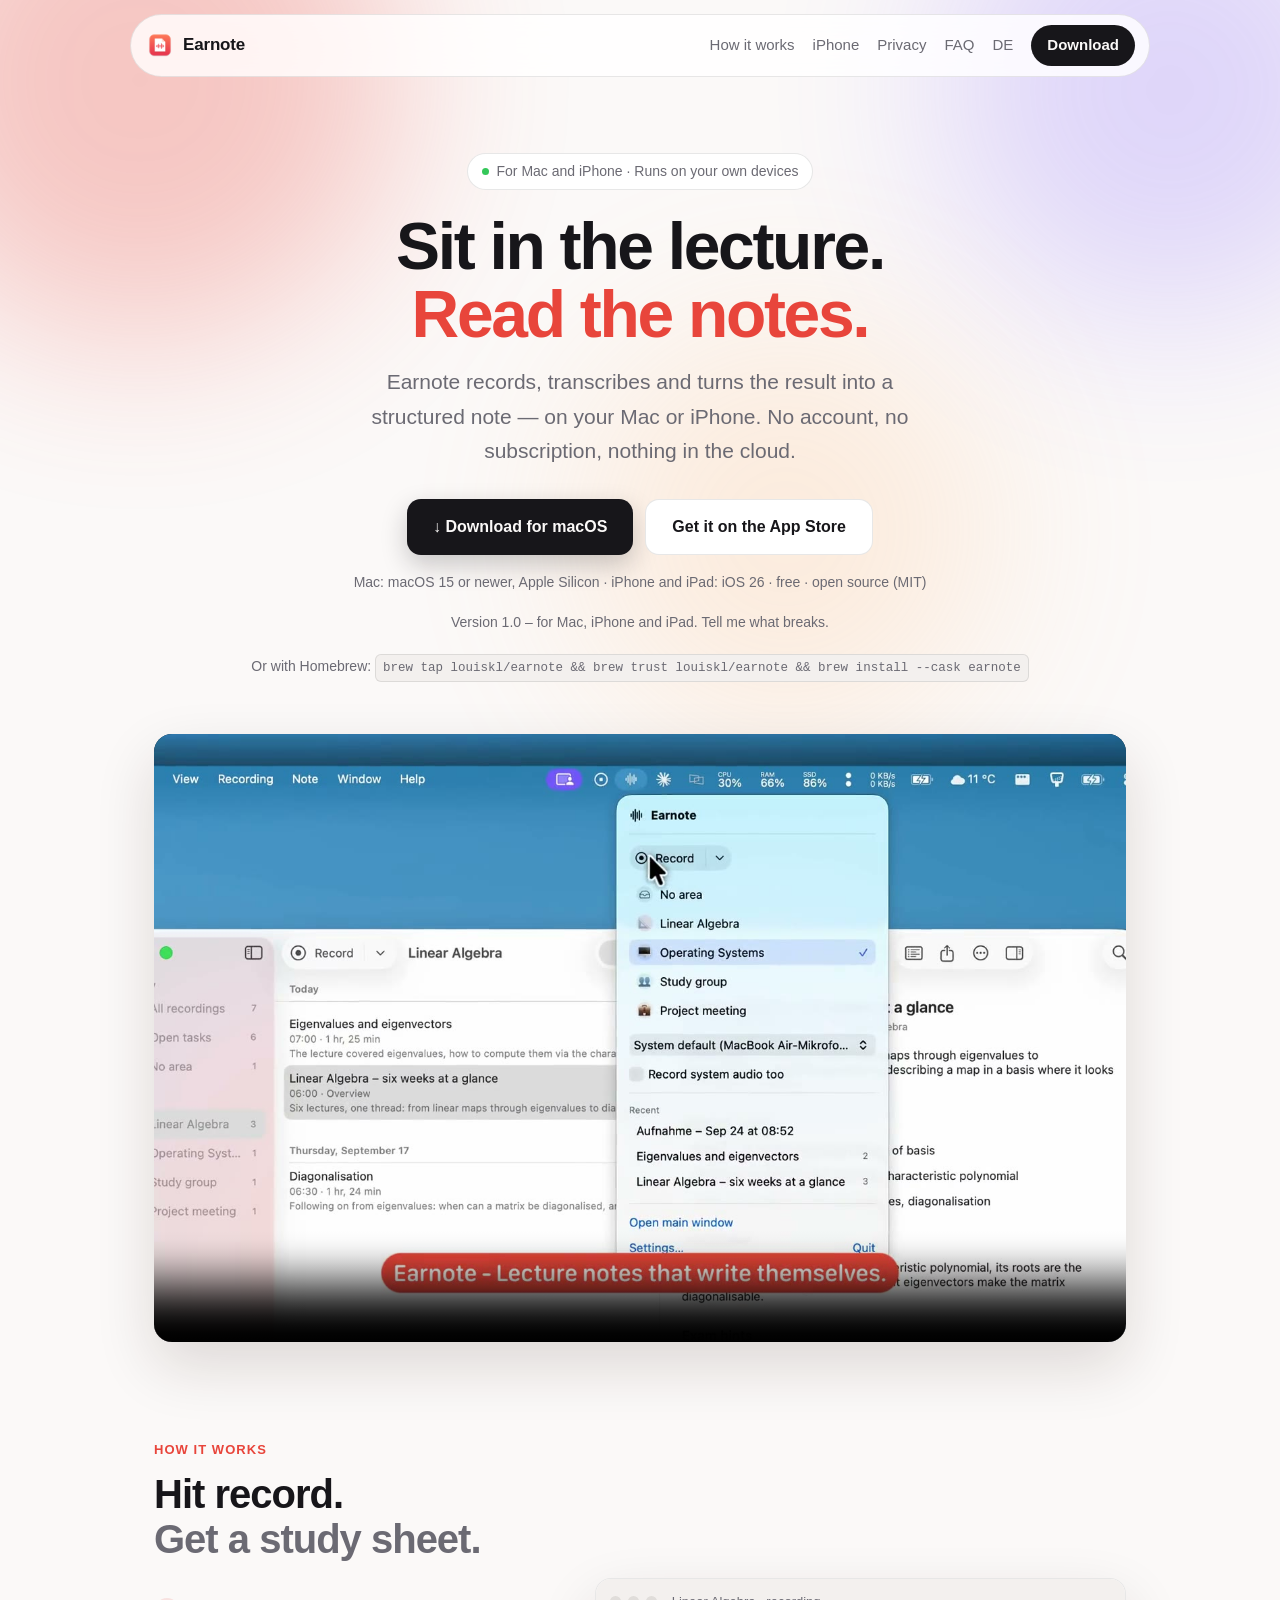
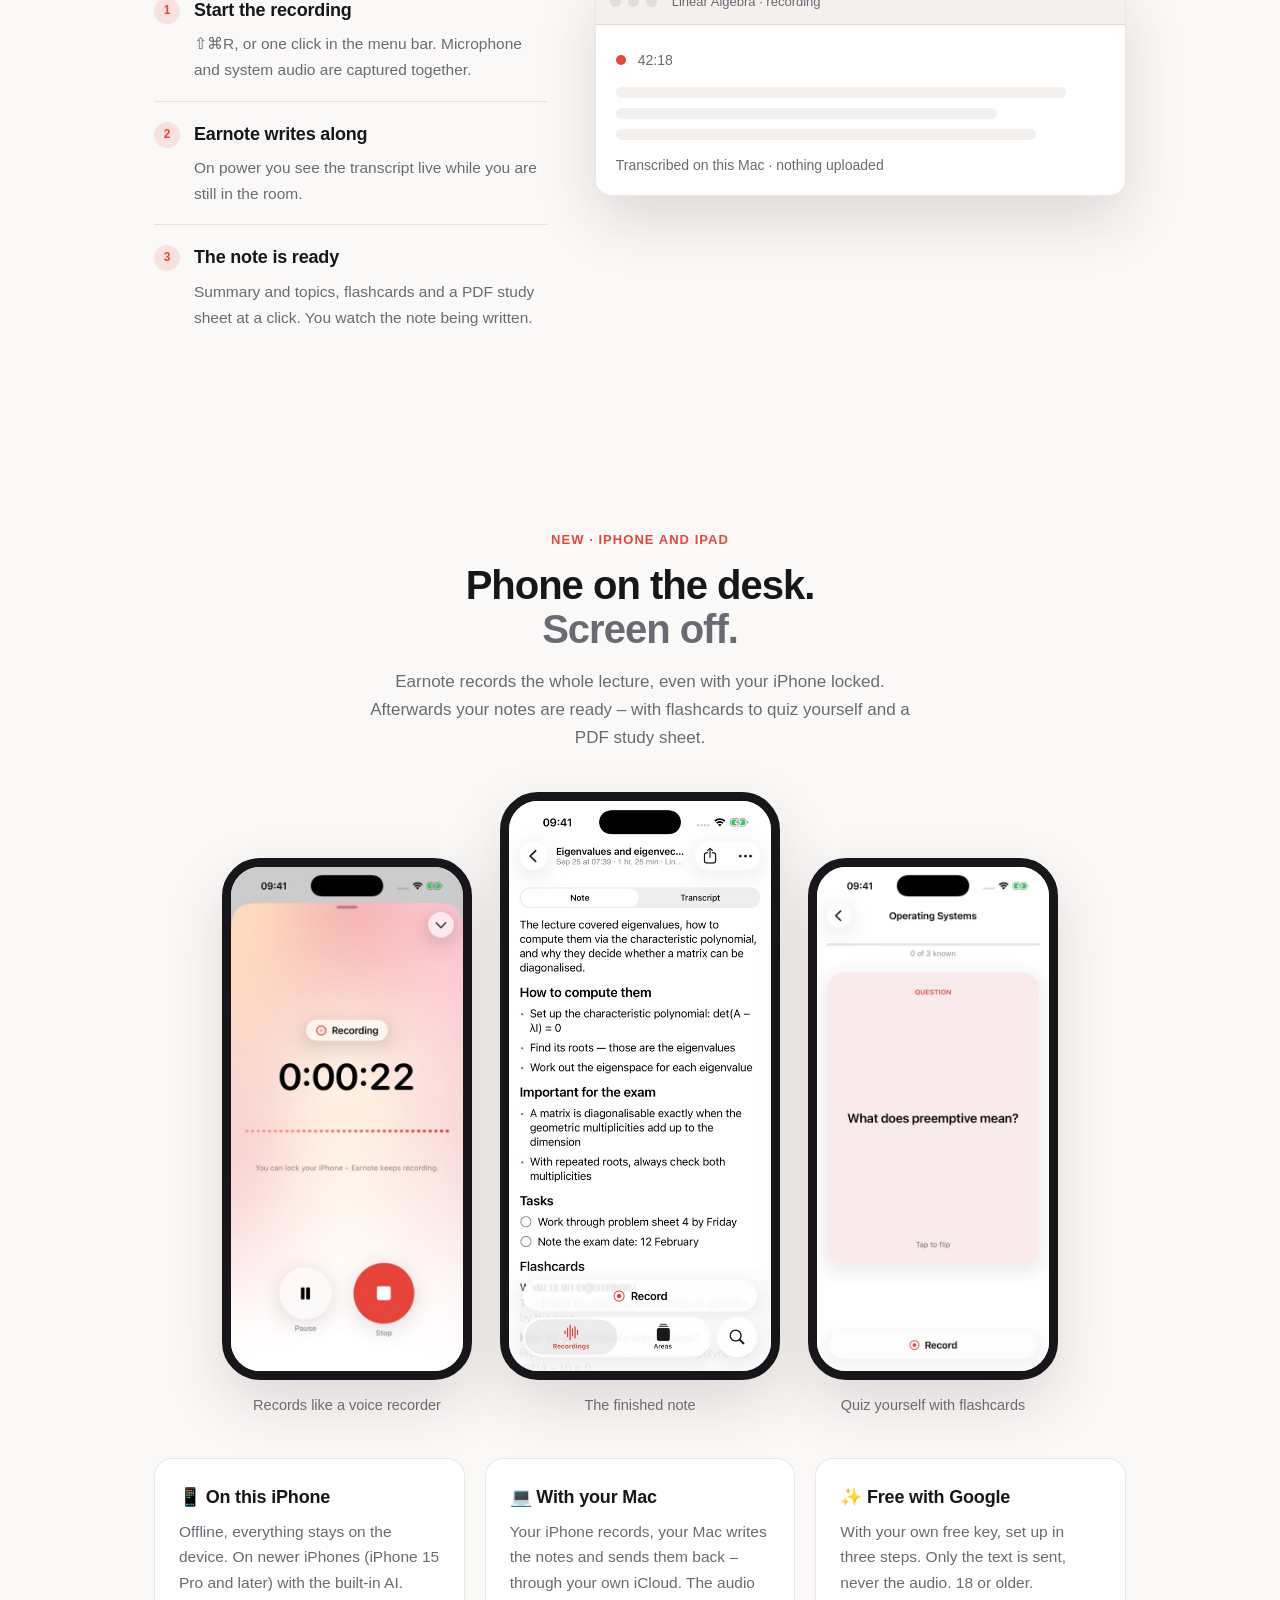
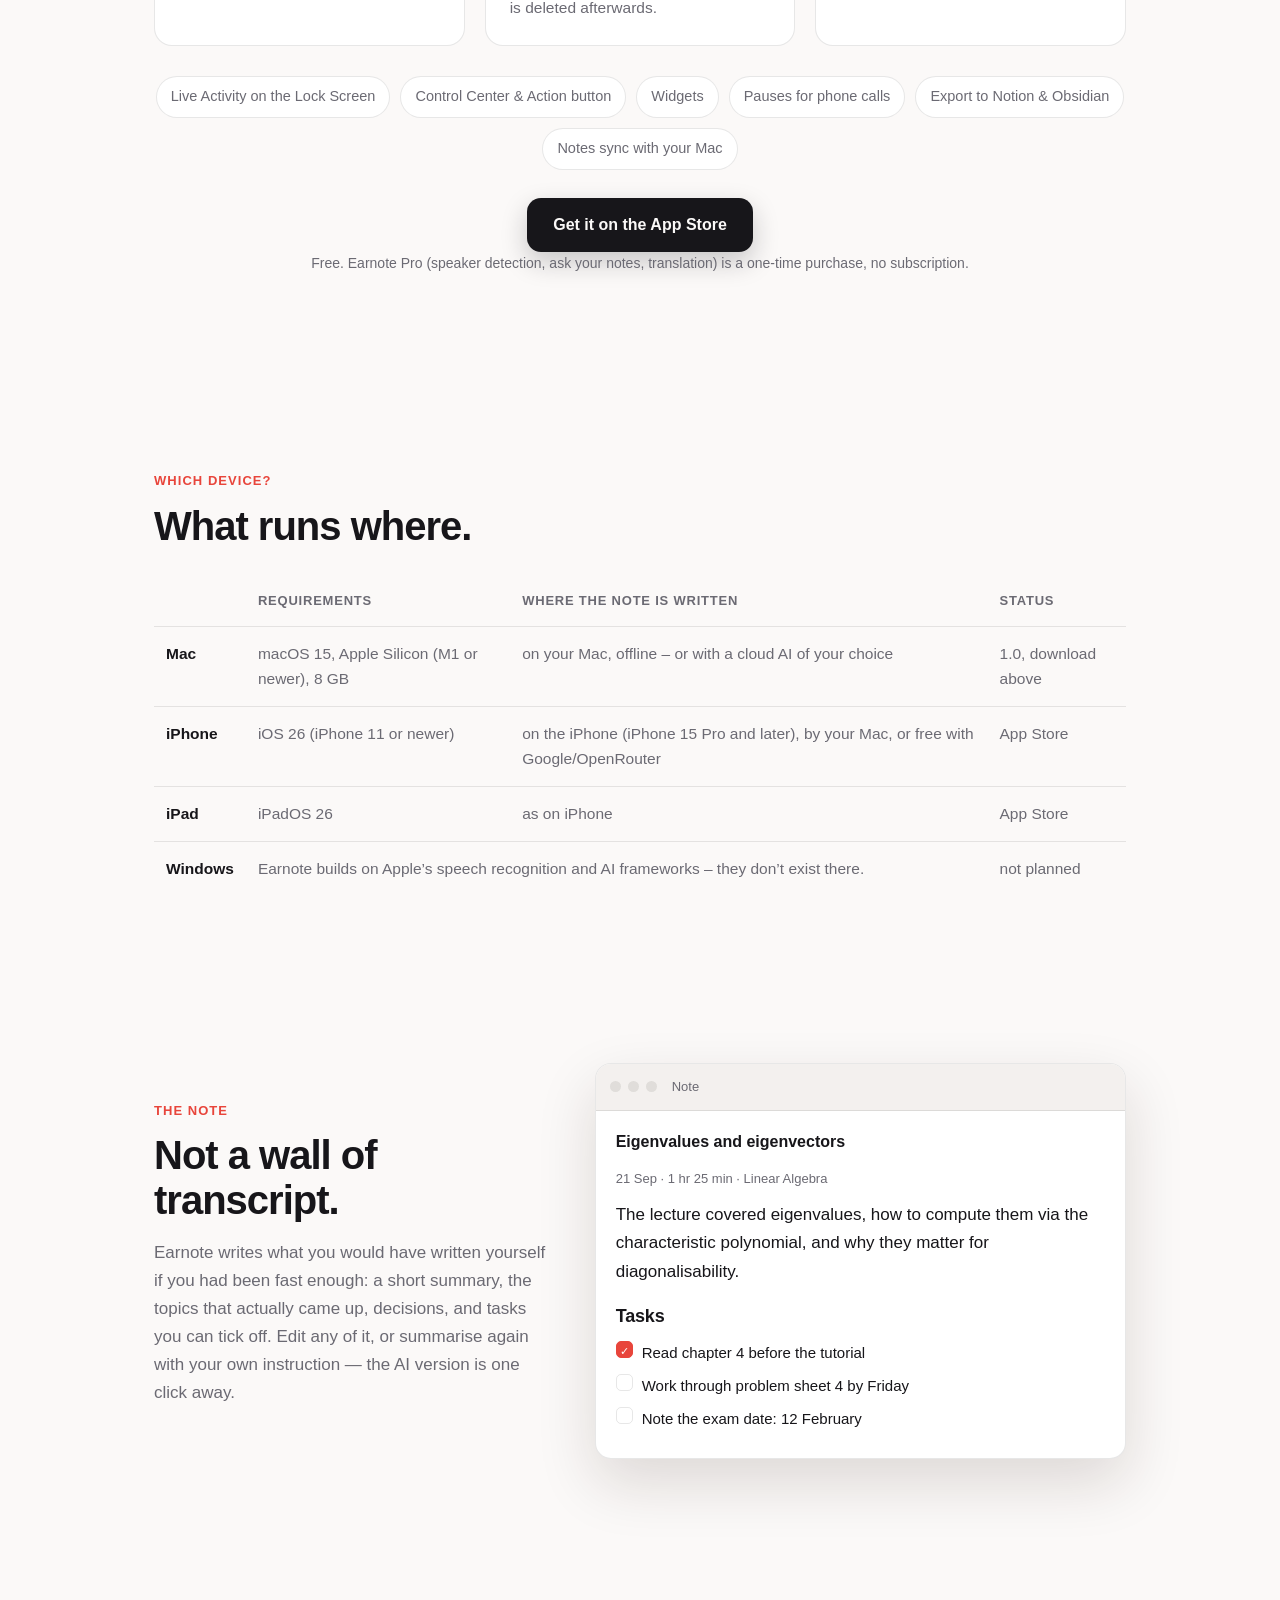
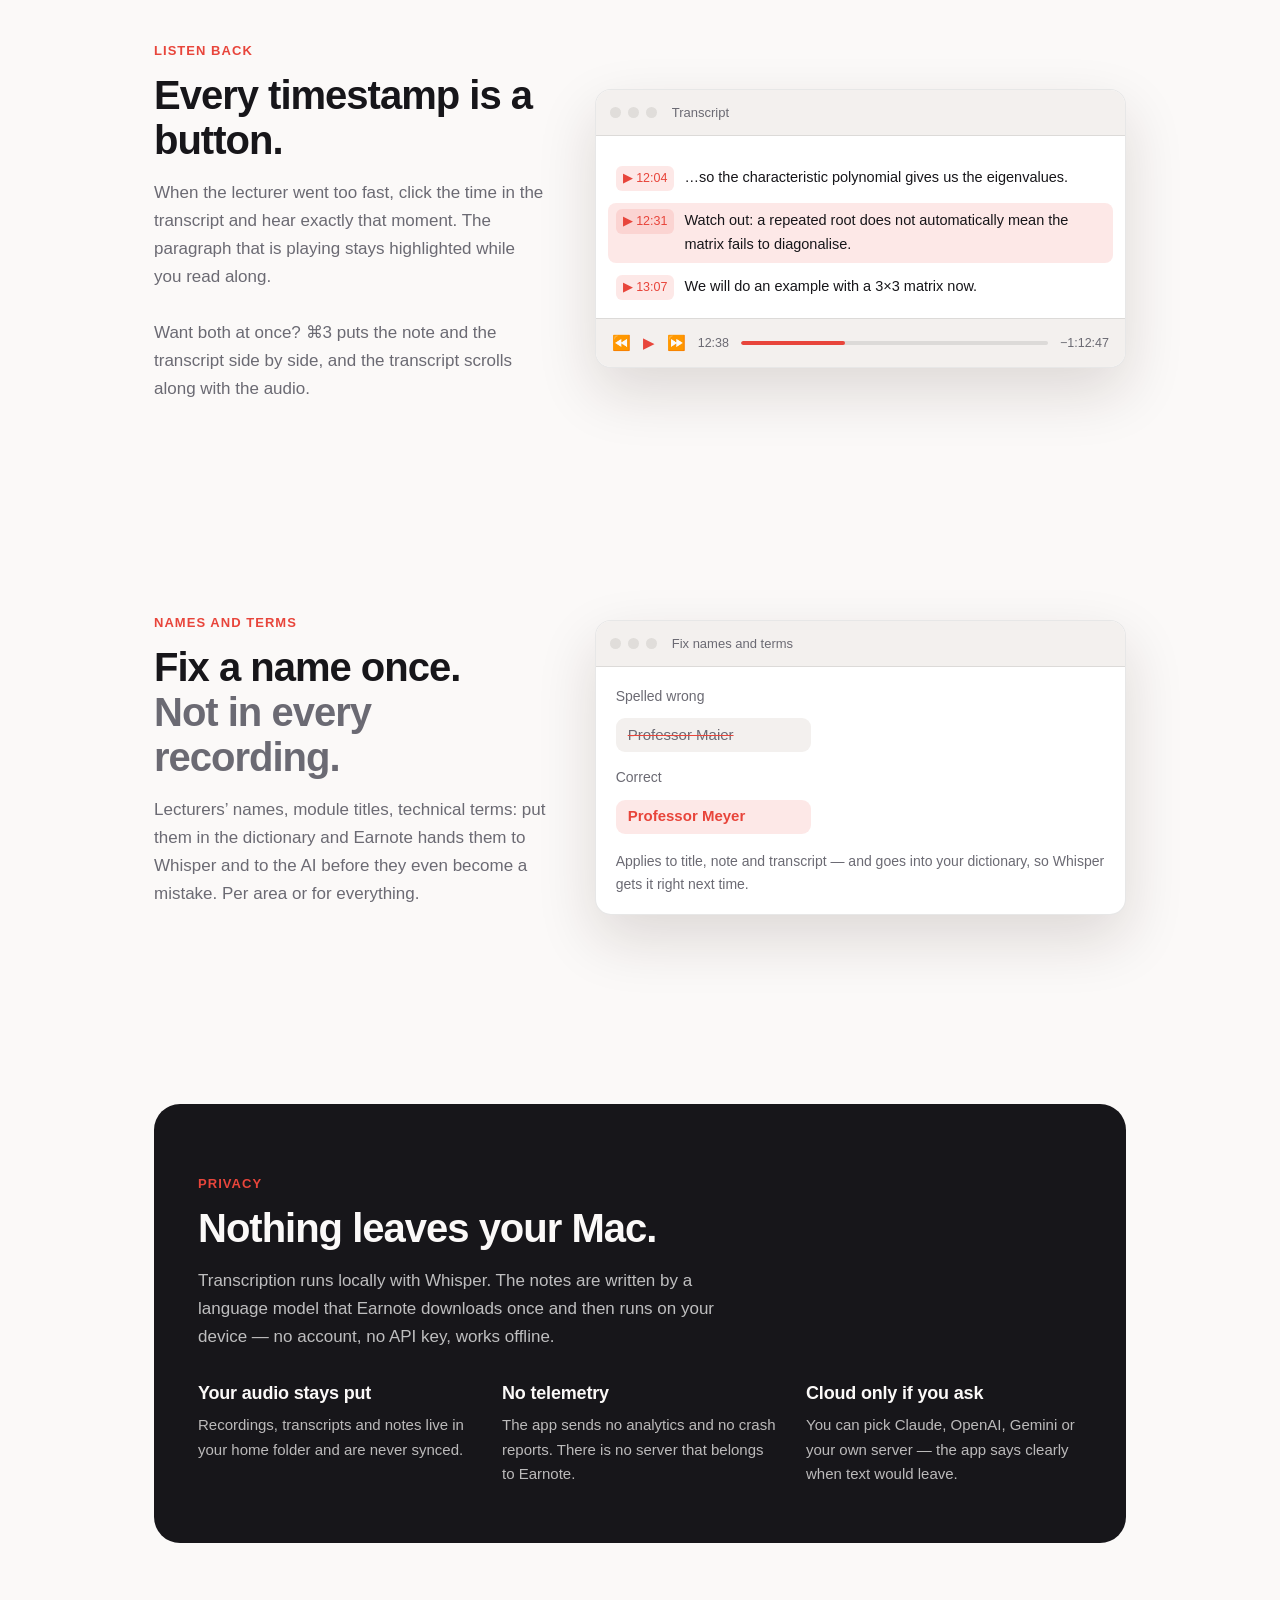
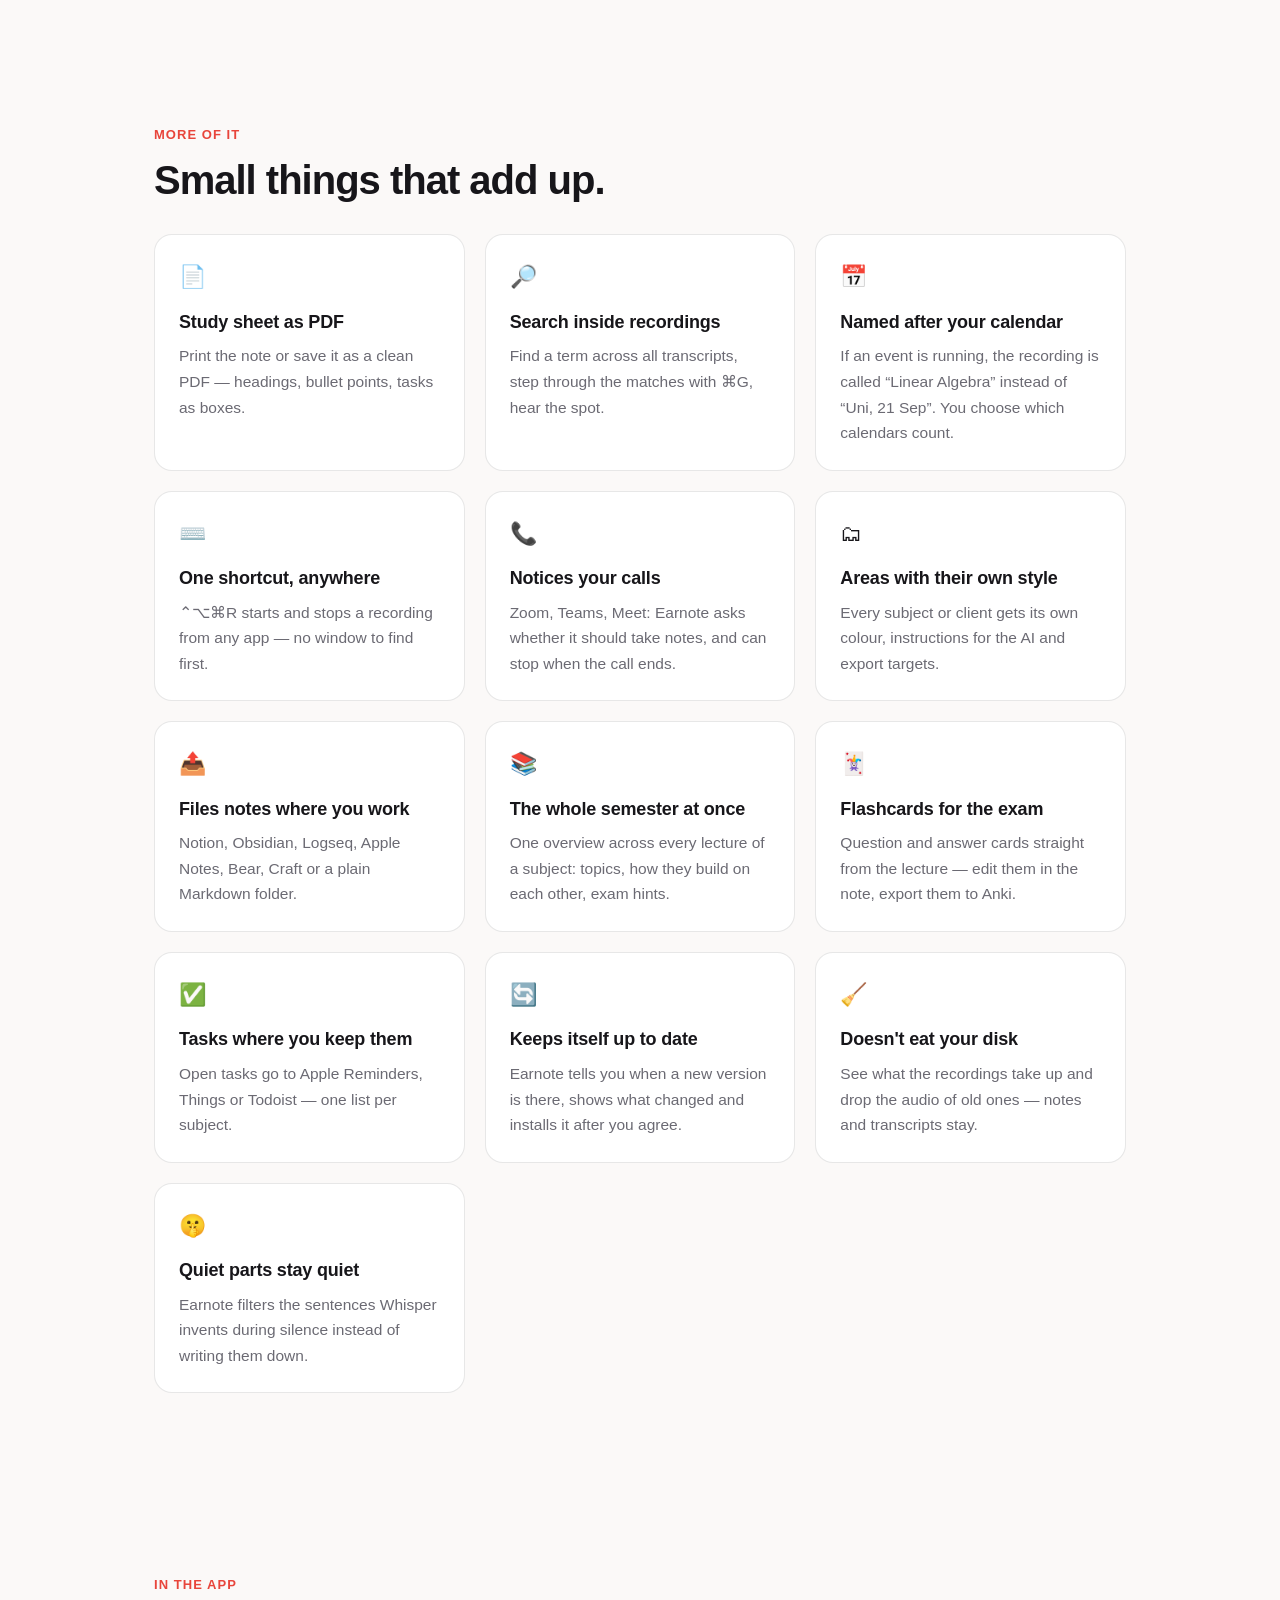
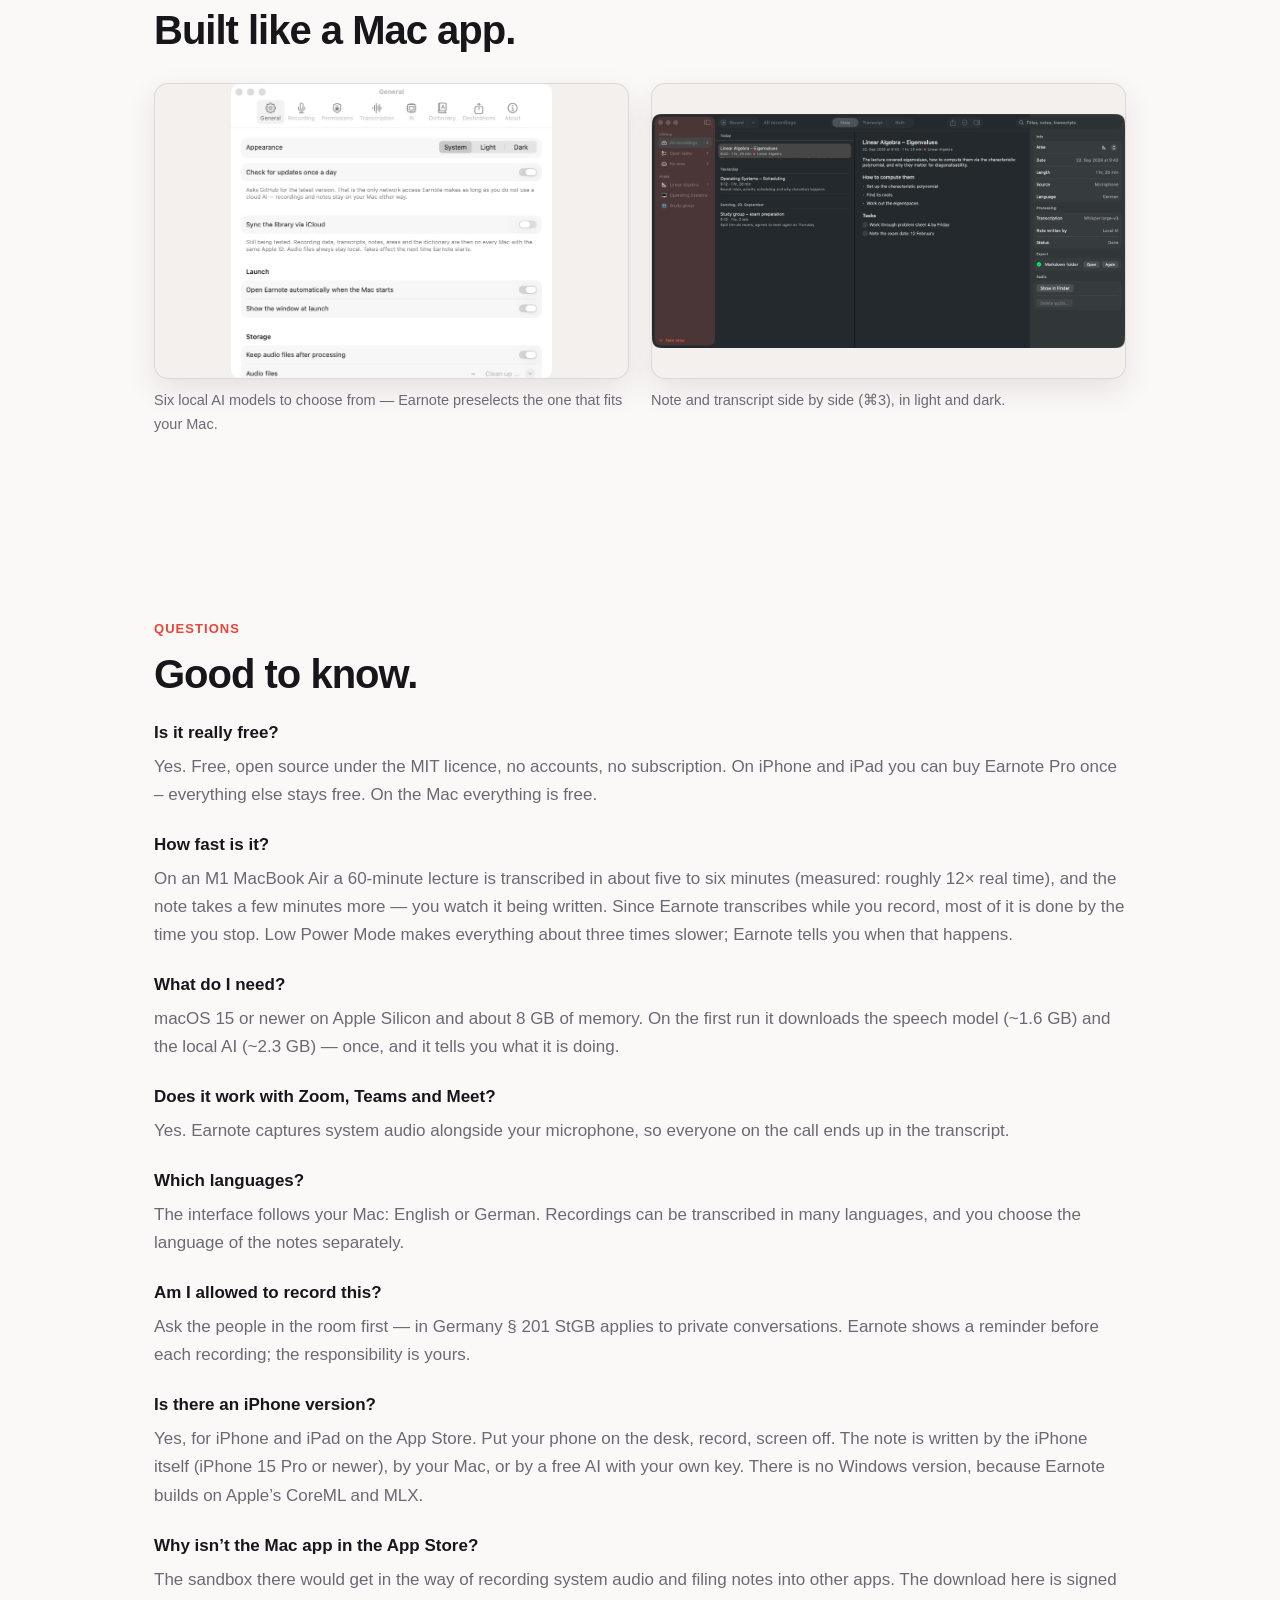
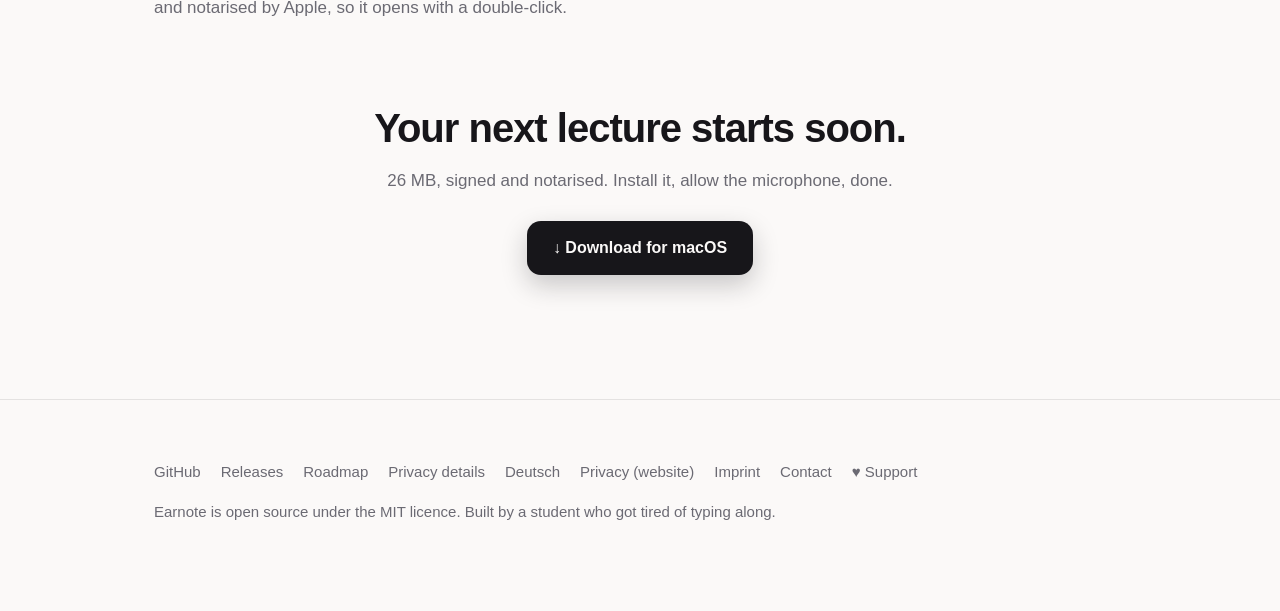
<file: docs/index.html>
<!DOCTYPE html>
<html lang="en">
<head>
<meta charset="utf-8">
<meta name="google-site-verification" content="WwDypZ_dqVtWdCqkjLQLi9ZHB-S5S9vzJm6X-nlKd08">
<meta name="viewport" content="width=device-width, initial-scale=1">
<title>Earnote – lecture and meeting notes on your Mac and iPhone</title>
<meta name="description" content="Earnote records lectures, meetings and calls, transcribes them locally with Whisper and writes structured notes with an AI that runs on your Mac. Free and open source.">
<meta property="og:title" content="Earnote">
<meta property="og:description" content="Lectures and meetings, written up on your Mac and iPhone. Free, open source, your recordings stay on your devices.">
<meta property="og:image" content="https://earnote.dev/assets/screenshot-en.png">
<meta name="theme-color" content="#E8453B">
<link rel="icon" href="assets/icon.png">
<link rel="apple-touch-icon" href="assets/icon.png">
<link rel="stylesheet" href="assets/style.css">
<link rel="canonical" href="https://earnote.dev/">
<link rel="alternate" hreflang="en" href="https://earnote.dev/">
<link rel="alternate" hreflang="de" href="https://earnote.dev/de.html">
<link rel="alternate" hreflang="x-default" href="https://earnote.dev/">
<meta name="twitter:card" content="summary_large_image">
<meta name="twitter:title" content="Earnote">
<meta name="twitter:image" content="https://earnote.dev/assets/screenshot-en.png">
<meta property="og:url" content="https://earnote.dev/">
<meta property="og:type" content="website">
<meta property="og:locale" content="en_US">
<script type="application/ld+json">{"@context": "https://schema.org", "@type": "SoftwareApplication", "name": "Earnote", "applicationCategory": "EducationalApplication", "applicationSubCategory": "Note-taking, transcription", "operatingSystem": "macOS 15 or later, Apple Silicon", "inLanguage": ["de", "en"], "description": "Earnote records lectures, meetings and calls, transcribes them with Whisper on your Mac and writes a structured note. Free, open source, no account, no cloud.", "url": "https://earnote.dev/", "downloadUrl": "https://github.com/louiskl/Earnote/releases/latest/download/Earnote.dmg", "softwareVersion": "1.2", "license": "https://opensource.org/licenses/MIT", "isAccessibleForFree": true, "offers": {"@type": "Offer", "price": "0", "priceCurrency": "EUR"}, "featureList": ["Local transcription with Whisper large-v3-turbo", "Notes written by an AI running on your Mac", "Live transcript while recording", "Flashcards with Anki export, semester overview per course, PDF study sheets", "Exports to Markdown, Obsidian, Notion, Apple Notes, Logseq, Things, Todoist", "Microphone and system audio together (Zoom, Teams, Meet)"], "author": {"@type": "Person", "name": "Louis Klinke"}, "screenshot": "https://earnote.dev/assets/screenshot-en.png"}</script>
<script type="application/ld+json">{"@context": "https://schema.org", "@type": "FAQPage", "mainEntity": [{"@type": "Question", "name": "Is Earnote really free?", "acceptedAnswer": {"@type": "Answer", "text": "Yes. Free, open source under the MIT licence, no accounts and no subscription. On iPhone and iPad there is an optional one-time Earnote Pro purchase; on the Mac everything is free."}}, {"@type": "Question", "name": "How fast is it?", "acceptedAnswer": {"@type": "Answer", "text": "On an M1 MacBook Air a 60-minute lecture is transcribed in about five to six minutes, and the note takes a few minutes more. Since Earnote transcribes while you record, most of it is done by the time you stop. Low Power Mode makes it about three times slower."}}, {"@type": "Question", "name": "What do I need to run it?", "acceptedAnswer": {"@type": "Answer", "text": "macOS 15 or newer on Apple Silicon and about 8 GB of memory. On the first run it downloads the speech model (~1.6 GB) and the local AI (~2.3 GB)."}}, {"@type": "Question", "name": "Does it work with Zoom, Teams and Google Meet?", "acceptedAnswer": {"@type": "Answer", "text": "Yes. Earnote captures system audio alongside your microphone, so everyone on the call ends up in the transcript."}}, {"@type": "Question", "name": "Does my recording leave my computer?", "acceptedAnswer": {"@type": "Answer", "text": "No. Transcription and note writing run locally on your Mac. There is no account, no telemetry and no Earnote server. Only the one-time model download and the daily update check use the network."}}, {"@type": "Question", "name": "Am I allowed to record a lecture?", "acceptedAnswer": {"@type": "Answer", "text": "Ask first. In Germany § 201 StGB protects private spoken words, so get consent from everyone involved, including the lecturer. Earnote shows a reminder before each recording."}}, {"@type": "Question", "name": "Why is Earnote not in the Mac App Store?", "acceptedAnswer": {"@type": "Answer", "text": "The App Store sandbox would get in the way of recording system audio and filing notes into other apps. The download from the website is signed and notarised by Apple."}}, {"@type": "Question", "name": "Is there a version for Windows or iPhone?", "acceptedAnswer": {"@type": "Answer", "text": "Windows no, because Earnote builds on Apple's CoreML and MLX. Earnote for iPhone and iPad is free on the App Store."}}]}</script>

<!-- Besucherzählung ohne Cookies (siehe datenschutz.html) -->
<script data-goatcounter="https://louiskl.goatcounter.com/count" async src="//gc.zgo.at/count.js"></script>
</head>
<body>

<div class="glow"><span class="a"></span><span class="b"></span><span class="c"></span></div>

<nav class="nav">
    <a class="brand" href="./"><img src="assets/icon.png" alt="">Earnote</a>
    <div class="links">
        <a href="#how" class="hide-s">How it works</a>
        <a href="#iphone" class="hide-s">iPhone</a>
        <a href="#privacy" class="hide-s">Privacy</a>
        <a href="#faq" class="hide-s">FAQ</a>
        <a href="de.html">DE</a>
        <a class="pill" data-goatcounter-click="download-menue" href="https://github.com/louiskl/Earnote/releases/latest/download/Earnote.dmg">Download</a>
    </div>
</nav>

<header class="hero">
    <div class="wrap">
        <span class="badge"><i></i>For Mac and iPhone · Runs on your own devices</span>
        <h1>Sit in the lecture. <span class="accent">Read the notes.</span></h1>
        <p class="claim">Earnote records, transcribes and turns the result into a structured note —
            on your Mac or iPhone. No account, no subscription, nothing in the cloud.</p>
        <div class="cta">
            <a class="btn" data-goatcounter-click="download-oben" href="https://github.com/louiskl/Earnote/releases/latest/download/Earnote.dmg">↓ Download for macOS</a>
            <a class="btn ghost" data-goatcounter-click="appstore-top" href="https://apps.apple.com/app/id6815681807">Get it on the App Store</a>
        </div>
        <p class="fine">Mac: macOS 15 or newer, Apple Silicon · iPhone and iPad: iOS 26 · free · <a href="https://github.com/louiskl/Earnote">open source (MIT)</a></p>
        <p class="fine">Version 1.0 – for Mac, iPhone and iPad. <a href="https://github.com/louiskl/Earnote/issues/new">Tell me what breaks</a>.</p>
        <p class="fine">Or with Homebrew: <code>brew tap louiskl/earnote &amp;&amp; brew trust louiskl/earnote &amp;&amp; brew install --cask earnote</code></p>
    </div>
    <div class="hero-shot reveal">
        <video src="assets/demo-en.mp4" poster="assets/demo-poster.jpg" autoplay muted loop playsinline controls
               preload="metadata" aria-label="Demo: Earnote records a lecture, writes the note, makes flashcards and a PDF study sheet"></video>
    </div>
    <script>
        // Wer „Bewegung reduzieren“ eingestellt hat, bekommt das Video angehalten
        if (matchMedia('(prefers-reduced-motion: reduce)').matches) {
            for (const v of document.querySelectorAll('video[autoplay]')) { v.removeAttribute('autoplay'); v.pause(); }
        }
    </script>
</header>

<section id="how">
    <div class="wrap split">
        <div class="reveal">
            <p class="eyebrow">How it works</p>
            <h2>Hit record.<br><span class="dim">Get a study sheet.</span></h2>
            <ol class="steps">
                <li><span class="num">1</span><div><h3>Start the recording</h3>
                    <p>⇧⌘R, or one click in the menu bar. Microphone and system audio are captured together.</p></div></li>
                <li><span class="num">2</span><div><h3>Earnote writes along</h3>
                    <p>On power you see the transcript live while you are still in the room.</p></div></li>
                <li><span class="num">3</span><div><h3>The note is ready</h3>
                    <p>Summary and topics, flashcards and a PDF study sheet at a click. You watch the note being written.</p></div></li>
            </ol>
        </div>
        <div class="reveal">
            <div class="window">
                <div class="bar"><i></i><i></i><i></i><span class="title">Linear Algebra · recording</span></div>
                <div class="body">
                    <div class="rec">
                        <span class="dot"></span><span class="time">42:18</span>
                        <span class="wave">
                            <span style="animation-delay:0s"></span><span style="animation-delay:.1s"></span>
                            <span style="animation-delay:.2s"></span><span style="animation-delay:.35s"></span>
                            <span style="animation-delay:.15s"></span><span style="animation-delay:.05s"></span>
                            <span style="animation-delay:.25s"></span><span style="animation-delay:.4s"></span>
                            <span style="animation-delay:.3s"></span><span style="animation-delay:.12s"></span>
                            <span style="animation-delay:.22s"></span><span style="animation-delay:.32s"></span>
                            <span style="animation-delay:.08s"></span><span style="animation-delay:.18s"></span>
                            <span style="animation-delay:.28s"></span><span style="animation-delay:.38s"></span>
                        </span>
                    </div>
                    <div class="line" style="width:92%"></div>
                    <div class="line" style="width:78%"></div>
                    <div class="line" style="width:86%"></div>
                    <p class="fine" style="margin:14px 0 0">Transcribed on this Mac · nothing uploaded</p>
                </div>
            </div>
        </div>
    </div>
</section>

<section id="iphone">
    <div class="wrap" style="text-align:center">
        <p class="eyebrow reveal">New · iPhone and iPad</p>
        <h2 class="reveal">Phone on the desk.<br><span class="dim">Screen off.</span></h2>
        <p class="lead reveal" style="margin:0 auto">Earnote records the whole lecture, even with your iPhone locked.
            Afterwards your notes are ready – with flashcards to quiz yourself and a PDF study sheet.</p>
        <div class="phones">
            <figure class="phone reveal"><img src="assets/iphone-rec-en.jpg" alt="Earnote recording: large timer, pause and stop" loading="lazy">
                <figcaption>Records like a voice recorder</figcaption></figure>
            <figure class="phone mid reveal"><img src="assets/iphone-note-en.jpg" alt="Finished note on eigenvalues with steps, exam hints and tasks" loading="lazy">
                <figcaption>The finished note</figcaption></figure>
            <figure class="phone reveal"><img src="assets/iphone-cards-en.jpg" alt="Flashcard: What does preemptive mean?" loading="lazy">
                <figcaption>Quiz yourself with flashcards</figcaption></figure>
        </div>
        <div class="ways" style="text-align:left">
            <div class="tile reveal"><h3>📱 On this iPhone</h3>
                <p>Offline, everything stays on the device. On newer iPhones (iPhone 15 Pro and later) with the built-in AI.</p></div>
            <div class="tile reveal"><h3>💻 With your Mac</h3>
                <p>Your iPhone records, your Mac writes the notes and sends them back – through your own iCloud.
                    The audio is deleted afterwards.</p></div>
            <div class="tile reveal"><h3>✨ Free with Google</h3>
                <p>With your own free key, set up in three steps. Only the text is sent, never the audio. 18 or older.</p></div>
        </div>
        <div class="chips reveal">
            <span>Live Activity on the Lock Screen</span><span>Control Center &amp; Action button</span>
            <span>Widgets</span><span>Pauses for phone calls</span><span>Export to Notion &amp; Obsidian</span>
            <span>Notes sync with your Mac</span>
        </div>
        <p class="fine reveal" style="margin-top:28px"><a class="btn" data-goatcounter-click="appstore-iphone" href="https://apps.apple.com/app/id6815681807">Get it on the App Store</a><br>
            Free. Earnote Pro (speaker detection, ask your notes, translation) is a one-time purchase, no subscription.</p>
    </div>
</section>

<section id="devices">
    <div class="wrap">
        <p class="eyebrow reveal">Which device?</p>
        <h2 class="reveal">What runs where.</h2>
        <table class="devices reveal">
            <thead><tr><th></th><th>Requirements</th><th>Where the note is written</th><th>Status</th></tr></thead>
            <tbody>
                <tr><th>Mac</th><td>macOS 15, Apple Silicon (M1 or newer), 8 GB</td>
                    <td>on your Mac, offline – or with a cloud AI of your choice</td><td>1.0, download above</td></tr>
                <tr><th>iPhone</th><td>iOS 26 (iPhone 11 or newer)</td>
                    <td>on the iPhone (iPhone 15 Pro and later), by your Mac, or free with Google/OpenRouter</td><td><a href="https://apps.apple.com/app/id6815681807">App Store</a></td></tr>
                <tr><th>iPad</th><td>iPadOS 26</td><td>as on iPhone</td><td><a href="https://apps.apple.com/app/id6815681807">App Store</a></td></tr>
                <tr><th>Windows</th><td colspan="2">Earnote builds on Apple’s speech recognition and AI frameworks – they don’t exist there.</td><td>not planned</td></tr>
            </tbody>
        </table>
    </div>
</section>

<section>
    <div class="wrap split flip">
        <div class="reveal">
            <div class="window note">
                <div class="bar"><i></i><i></i><i></i><span class="title">Note</span></div>
                <div class="body">
                    <h4>Eigenvalues and eigenvectors</h4>
                    <p class="meta">21 Sep · 1 hr 25 min · Linear Algebra</p>
                    <p style="margin:0 0 10px">The lecture covered eigenvalues, how to compute them via the
                        characteristic polynomial, and why they matter for diagonalisability.</p>
                    <h3 style="margin-top:16px">Tasks</h3>
                    <ul>
                        <li><span class="check on">✓</span>Read chapter 4 before the tutorial</li>
                        <li><span class="check"></span>Work through problem sheet 4 by Friday</li>
                        <li><span class="check"></span>Note the exam date: 12 February</li>
                    </ul>
                </div>
            </div>
        </div>
        <div class="reveal">
            <p class="eyebrow">The note</p>
            <h2>Not a wall of transcript.</h2>
            <p class="lead">Earnote writes what you would have written yourself if you had been fast enough:
                a short summary, the topics that actually came up, decisions, and tasks you can tick off.
                Edit any of it, or summarise again with your own instruction — the AI version is one click away.</p>
        </div>
    </div>
</section>

<section>
    <div class="wrap split">
        <div class="reveal">
            <p class="eyebrow">Listen back</p>
            <h2>Every timestamp is a button.</h2>
            <p class="lead">When the lecturer went too fast, click the time in the transcript and hear exactly
                that moment. The paragraph that is playing stays highlighted while you read along.</p>
            <p class="lead">Want both at once? ⌘3 puts the note and the transcript side by side, and the
                transcript scrolls along with the audio.</p>
        </div>
        <div class="reveal">
            <div class="window">
                <div class="bar"><i></i><i></i><i></i><span class="title">Transcript</span></div>
                <div class="body" style="padding-bottom:6px">
                    <div class="tline"><span class="ts">▶ 12:04</span><span>…so the characteristic polynomial gives us the eigenvalues.</span></div>
                    <div class="tline playing"><span class="ts">▶ 12:31</span><span>Watch out: a repeated root does not automatically mean the matrix fails to diagonalise.</span></div>
                    <div class="tline"><span class="ts">▶ 13:07</span><span>We will do an example with a 3×3 matrix now.</span></div>
                </div>
                <div class="player">
                    <span class="icon">⏪</span><span class="icon">▶</span><span class="icon">⏩</span>
                    <span class="t">12:38</span>
                    <span class="track"><b></b></span>
                    <span class="t">−1:12:47</span>
                </div>
            </div>
        </div>
    </div>
</section>

<section>
    <div class="wrap split flip">
        <div class="reveal">
            <div class="window">
                <div class="bar"><i></i><i></i><i></i><span class="title">Fix names and terms</span></div>
                <div class="body">
                    <p class="fine" style="margin:0 0 6px">Spelled wrong</p>
                    <div class="line" style="width:40%; background:var(--surface-2); height:34px; border-radius:9px; display:flex; align-items:center; padding:0 12px; color:var(--dim)">
                        <span class="swap" style="font-size:15px"><span class="old">Professor Maier</span></span>
                    </div>
                    <p class="fine" style="margin:14px 0 6px">Correct</p>
                    <div class="line" style="width:40%; background:var(--brand-soft); height:34px; border-radius:9px; display:flex; align-items:center; padding:0 12px">
                        <span class="swap" style="font-size:15px"><span class="new">Professor Meyer</span></span>
                    </div>
                    <p class="fine" style="margin:16px 0 0">Applies to title, note and transcript — and goes into
                        your dictionary, so Whisper gets it right next time.</p>
                </div>
            </div>
        </div>
        <div class="reveal">
            <p class="eyebrow">Names and terms</p>
            <h2>Fix a name once.<br><span class="dim">Not in every recording.</span></h2>
            <p class="lead">Lecturers’ names, module titles, technical terms: put them in the dictionary and
                Earnote hands them to Whisper and to the AI before they even become a mistake. Per area or for
                everything.</p>
        </div>
    </div>
</section>

<section id="privacy">
    <div class="wrap">
        <div class="band reveal">
            <p class="eyebrow">Privacy</p>
            <h2>Nothing leaves your Mac.</h2>
            <p class="lead">Transcription runs locally with Whisper. The notes are written by a language model
                that Earnote downloads once and then runs on your device — no account, no API key, works offline.</p>
            <div class="cols">
                <div><h3>Your audio stays put</h3><p>Recordings, transcripts and notes live in your home folder and are never synced.</p></div>
                <div><h3>No telemetry</h3><p>The app sends no analytics and no crash reports. There is no server that belongs to Earnote.</p></div>
                <div><h3>Cloud only if you ask</h3><p>You can pick Claude, OpenAI, Gemini or your own server — the app says clearly when text would leave.</p></div>
            </div>
        </div>
    </div>
</section>

<section>
    <div class="wrap">
        <p class="eyebrow reveal">More of it</p>
        <h2 class="reveal">Small things that add up.</h2>
        <div class="tiles" style="margin-top:32px">
            <div class="tile reveal"><span class="ico">📄</span><h3>Study sheet as PDF</h3>
                <p>Print the note or save it as a clean PDF — headings, bullet points, tasks as boxes.</p></div>
            <div class="tile reveal"><span class="ico">🔎</span><h3>Search inside recordings</h3>
                <p>Find a term across all transcripts, step through the matches with ⌘G, hear the spot.</p></div>
            <div class="tile reveal"><span class="ico">📅</span><h3>Named after your calendar</h3>
                <p>If an event is running, the recording is called “Linear Algebra” instead of “Uni, 21 Sep”.
                   You choose which calendars count.</p></div>
            <div class="tile reveal"><span class="ico">⌨️</span><h3>One shortcut, anywhere</h3>
                <p>⌃⌥⌘R starts and stops a recording from any app — no window to find first.</p></div>
            <div class="tile reveal"><span class="ico">📞</span><h3>Notices your calls</h3>
                <p>Zoom, Teams, Meet: Earnote asks whether it should take notes, and can stop when the call ends.</p></div>
            <div class="tile reveal"><span class="ico">🗂</span><h3>Areas with their own style</h3>
                <p>Every subject or client gets its own colour, instructions for the AI and export targets.</p></div>
            <div class="tile reveal"><span class="ico">📤</span><h3>Files notes where you work</h3>
                <p>Notion, Obsidian, Logseq, Apple Notes, Bear, Craft or a plain Markdown folder.</p></div>
            <div class="tile reveal"><span class="ico">📚</span><h3>The whole semester at once</h3>
                <p>One overview across every lecture of a subject: topics, how they build on each other, exam hints.</p></div>
            <div class="tile reveal"><span class="ico">🃏</span><h3>Flashcards for the exam</h3>
                <p>Question and answer cards straight from the lecture — edit them in the note, export them to Anki.</p></div>
            <div class="tile reveal"><span class="ico">✅</span><h3>Tasks where you keep them</h3>
                <p>Open tasks go to Apple Reminders, Things or Todoist — one list per subject.</p></div>
            <div class="tile reveal"><span class="ico">🔄</span><h3>Keeps itself up to date</h3>
                <p>Earnote tells you when a new version is there, shows what changed and installs it after you agree.</p></div>
            <div class="tile reveal"><span class="ico">🧹</span><h3>Doesn't eat your disk</h3>
                <p>See what the recordings take up and drop the audio of old ones — notes and transcripts stay.</p></div>
            <div class="tile reveal"><span class="ico">🤫</span><h3>Quiet parts stay quiet</h3>
                <p>Earnote filters the sentences Whisper invents during silence instead of writing them down.</p></div>
        </div>
    </div>
</section>

<section>
    <div class="wrap">
        <p class="eyebrow reveal">In the app</p>
        <h2 class="reveal">Built like a Mac app.</h2>
        <div class="shots" style="margin-top:30px">
            <figure class="reveal"><img src="assets/shot-settings-en.png" alt="Earnote settings window">
                <figcaption>Six local AI models to choose from — Earnote preselects the one that fits your Mac.</figcaption></figure>
            <figure class="reveal"><img src="assets/shot-dark-en.png" alt="Earnote in dark mode with the player bar">
                <figcaption>Note and transcript side by side (⌘3), in light and dark.</figcaption></figure>
        </div>
    </div>
</section>

<section id="faq">
    <div class="wrap">
        <p class="eyebrow reveal">Questions</p>
        <h2 class="reveal">Good to know.</h2>
        <dl class="faq reveal">
            <dt>Is it really free?</dt>
            <dd>Yes. Free, open source under the MIT licence, no accounts, no subscription. On iPhone and iPad you can buy Earnote Pro once – everything else stays free. On the Mac everything is free.</dd>

            <dt>How fast is it?</dt>
            <dd>On an M1 MacBook Air a 60-minute lecture is transcribed in about five to six minutes (measured: roughly
                12× real time), and the note takes a few minutes more — you watch it being written. Since Earnote transcribes
                while you record, most of it is done by the time you stop. Low Power Mode makes everything about three times
                slower; Earnote tells you when that happens.</dd>

            <dt>What do I need?</dt>
            <dd>macOS 15 or newer on Apple Silicon and about 8 GB of memory. On the first run it downloads the
                speech model (~1.6 GB) and the local AI (~2.3 GB) — once, and it tells you what it is doing.</dd>

            <dt>Does it work with Zoom, Teams and Meet?</dt>
            <dd>Yes. Earnote captures system audio alongside your microphone, so everyone on the call ends up in the transcript.</dd>

            <dt>Which languages?</dt>
            <dd>The interface follows your Mac: English or German. Recordings can be transcribed in many languages,
                and you choose the language of the notes separately.</dd>

            <dt>Am I allowed to record this?</dt>
            <dd>Ask the people in the room first — in Germany § 201 StGB applies to private conversations. Earnote
                shows a reminder before each recording; the responsibility is yours.</dd>

            <dt>Is there an iPhone version?</dt>
            <dd>Yes, for iPhone and iPad <a href="https://apps.apple.com/app/id6815681807">on the App Store</a>. Put your phone on the desk, record, screen off. The
                note is written by the iPhone itself (iPhone 15 Pro or newer), by your Mac, or by a free AI with your own key. There is no Windows version, because Earnote builds on
                Apple’s CoreML and MLX.</dd>

            <dt>Why isn’t the Mac app in the App Store?</dt>
            <dd>The sandbox there would get in the way of recording system audio and filing notes into other apps.
                The download here is signed and notarised by Apple, so it opens with a double-click.</dd>
        </dl>
    </div>
</section>

<section style="padding-top:0">
    <div class="wrap" style="text-align:center">
        <h2 class="reveal">Your next lecture starts soon.</h2>
        <p class="lead reveal" style="margin: 0 auto 26px">26 MB, signed and notarised. Install it, allow the microphone, done.</p>
        <div class="cta reveal">
            <a class="btn" data-goatcounter-click="download-unten" href="https://github.com/louiskl/Earnote/releases/latest/download/Earnote.dmg">↓ Download for macOS</a>
        </div>
    </div>
</section>

<footer>
    <div class="wrap">
        <div class="links">
            <a href="https://github.com/louiskl/Earnote">GitHub</a>
            <a href="https://github.com/louiskl/Earnote/releases">Releases</a>
            <a href="ROADMAP.md">Roadmap</a>
                        <a href="DATENSCHUTZ.md">Privacy details</a>
            <a href="de.html">Deutsch</a>
            <a href="datenschutz.html">Privacy (website)</a>
            <a href="impressum.html">Imprint</a>
            <a href="mailto:hallo@earnote.dev">Contact</a>
            <a href="https://ko-fi.com/louiskl" data-goatcounter-click="unterstuetzen">♥ Support</a>
        </div>
        <p>Earnote is open source under the MIT licence. Built by a student who got tired of typing along.</p>
    </div>
</footer>

<script>
// Einblenden beim Scrollen – ein paar Zeilen, keine Bibliothek.
const io = new IntersectionObserver((entries) => {
    for (const e of entries) {
        if (e.isIntersecting) { e.target.classList.add('in'); io.unobserve(e.target); }
    }
}, { rootMargin: '0px 0px -8% 0px' });
document.querySelectorAll('.reveal').forEach((el) => io.observe(el));
</script>

</body>
</html>
</file>
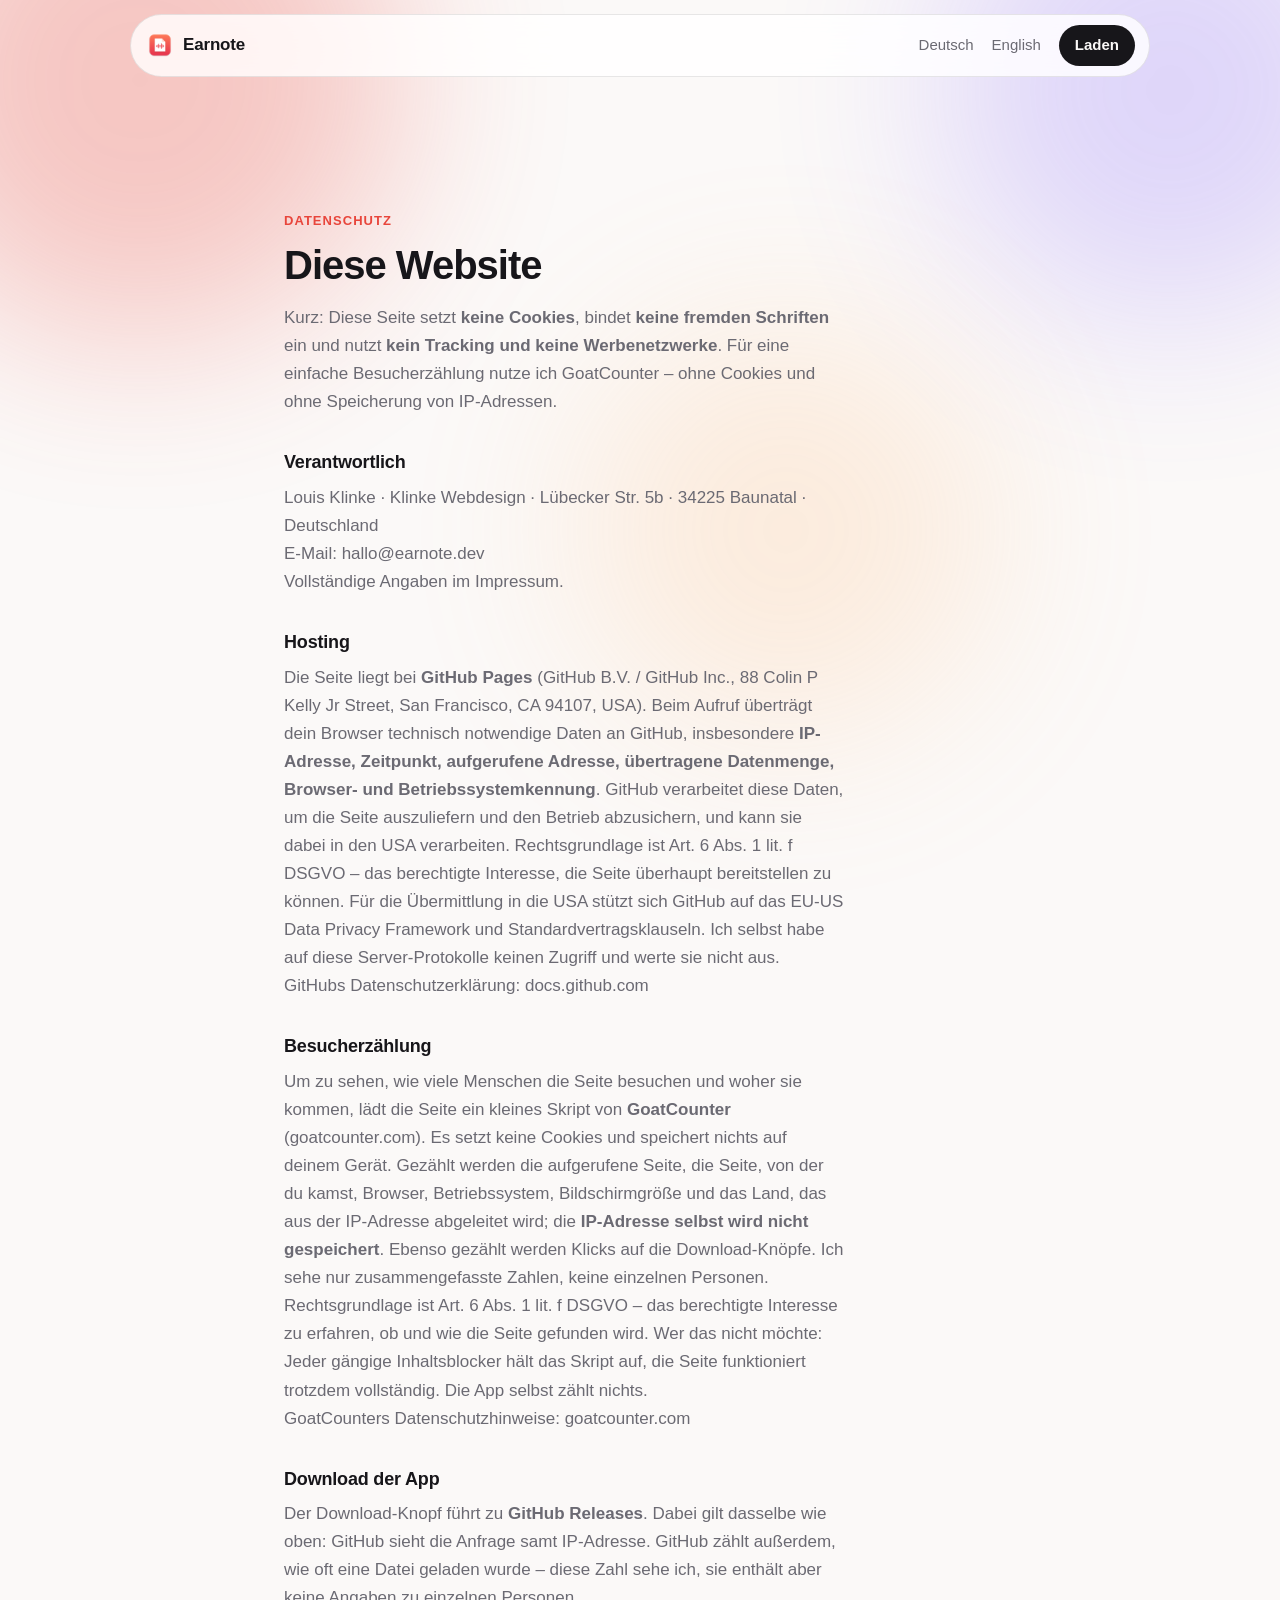
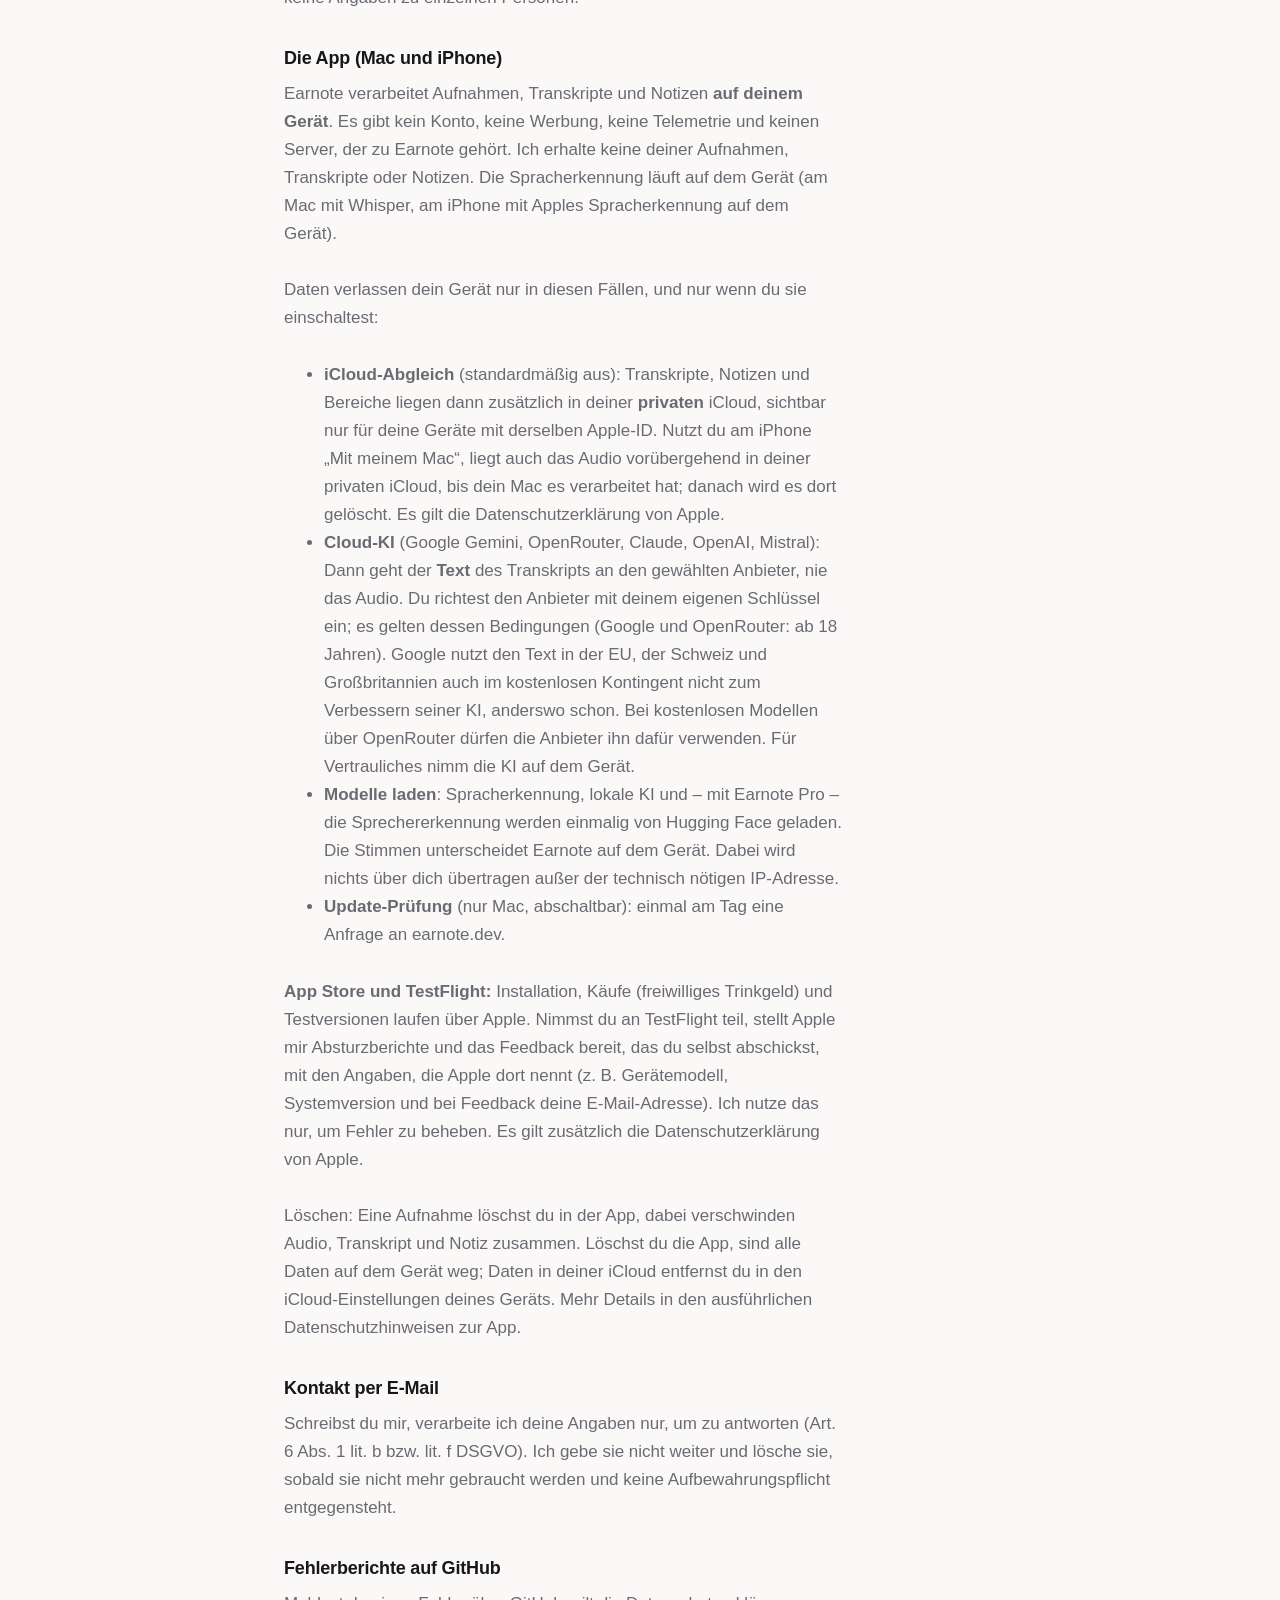
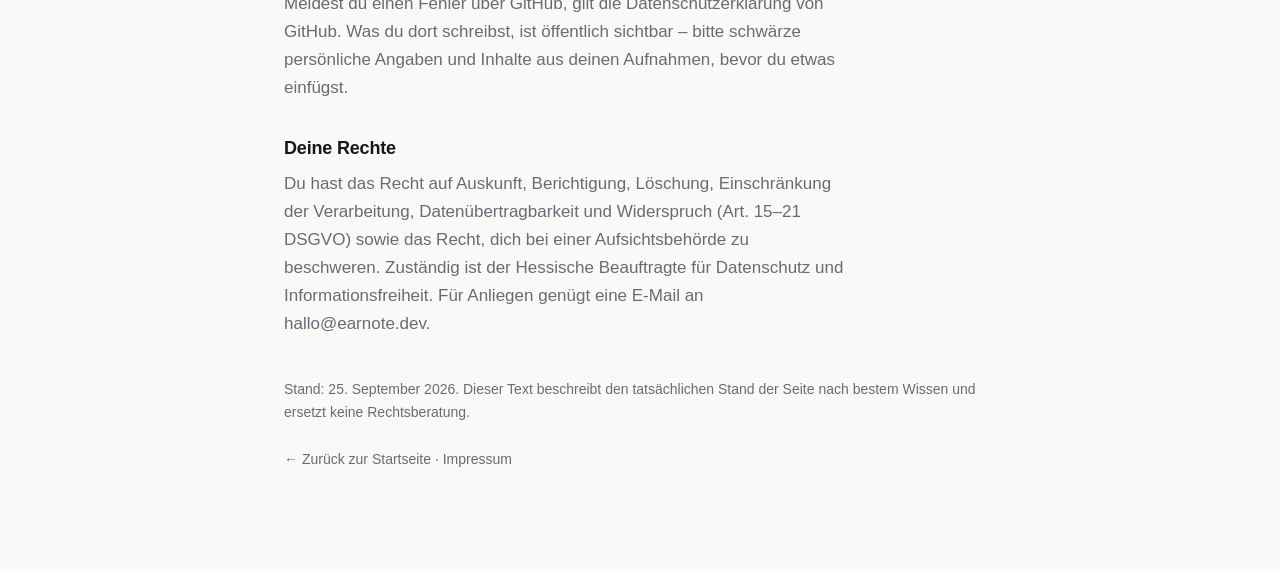
<file: docs/datenschutz.html>
<!DOCTYPE html>
<html lang="de">
<head>
<meta charset="utf-8">
<meta name="viewport" content="width=device-width, initial-scale=1">
<title>Datenschutz – Earnote</title>
<meta name="robots" content="noindex">
<link rel="icon" href="assets/icon.png">
<link rel="apple-touch-icon" href="assets/icon.png">
<link rel="stylesheet" href="assets/style.css">
<!-- Besucherzählung ohne Cookies (siehe datenschutz.html) -->
<script data-goatcounter="https://louiskl.goatcounter.com/count" async src="//gc.zgo.at/count.js"></script>
</head>
<body>

<div class="glow"><span class="a"></span><span class="b"></span><span class="c"></span></div>

<nav class="nav">
    <a class="brand" href="./de.html"><img src="assets/icon.png" alt="">Earnote</a>
    <div class="links">
        <a href="de.html">Deutsch</a>
        <a href="index.html">English</a>
        <a class="pill" data-goatcounter-click="download-menue" href="https://github.com/louiskl/Earnote/releases/latest/download/Earnote.dmg">Laden</a>
    </div>
</nav>

<section style="padding-top:120px">
    <div class="wrap" style="max-width:760px">
        <p class="eyebrow">Datenschutz</p>
        <h2>Diese Website</h2>
        <p class="lead">
            Kurz: Diese Seite setzt <strong>keine Cookies</strong>, bindet <strong>keine fremden Schriften</strong>
            ein und nutzt <strong>kein Tracking und keine Werbenetzwerke</strong>. Für eine einfache
            Besucherzählung nutze ich GoatCounter – ohne Cookies und ohne Speicherung von IP-Adressen.
        </p>

        <h3 style="margin-top:32px">Verantwortlich</h3>
        <p class="lead">
            Louis Klinke · Klinke Webdesign · Lübecker Str. 5b · 34225 Baunatal · Deutschland<br>
            E-Mail: <a href="mailto:hallo@earnote.dev">hallo@earnote.dev</a><br>
            Vollständige Angaben im <a href="impressum.html">Impressum</a>.
        </p>

        <h3 style="margin-top:32px">Hosting</h3>
        <p class="lead">
            Die Seite liegt bei <strong>GitHub Pages</strong> (GitHub B.V. / GitHub Inc., 88 Colin P Kelly Jr
            Street, San Francisco, CA 94107, USA). Beim Aufruf überträgt dein Browser technisch notwendige
            Daten an GitHub, insbesondere <strong>IP-Adresse, Zeitpunkt, aufgerufene Adresse, übertragene
            Datenmenge, Browser- und Betriebssystemkennung</strong>. GitHub verarbeitet diese Daten, um die
            Seite auszuliefern und den Betrieb abzusichern, und kann sie dabei in den USA verarbeiten.
            Rechtsgrundlage ist Art. 6 Abs. 1 lit. f DSGVO – das berechtigte Interesse, die Seite überhaupt
            bereitstellen zu können. Für die Übermittlung in die USA stützt sich GitHub auf das
            EU-US Data Privacy Framework und Standardvertragsklauseln. Ich selbst habe auf diese
            Server-Protokolle keinen Zugriff und werte sie nicht aus.<br>
            GitHubs Datenschutzerklärung:
            <a href="https://docs.github.com/site-policy/privacy-policies/github-privacy-statement">docs.github.com</a>
        </p>

        <h3 style="margin-top:32px">Besucherzählung</h3>
        <p class="lead">
            Um zu sehen, wie viele Menschen die Seite besuchen und woher sie kommen, lädt die Seite ein kleines
            Skript von <strong>GoatCounter</strong> (goatcounter.com). Es setzt keine Cookies und speichert
            nichts auf deinem Gerät. Gezählt werden die aufgerufene Seite, die Seite, von der du kamst, Browser,
            Betriebssystem, Bildschirmgröße und das Land, das aus der IP-Adresse abgeleitet wird; die
            <strong>IP-Adresse selbst wird nicht gespeichert</strong>. Ebenso gezählt werden Klicks auf die
            Download-Knöpfe. Ich sehe nur zusammengefasste Zahlen, keine einzelnen Personen.
            Rechtsgrundlage ist Art. 6 Abs. 1 lit. f DSGVO – das berechtigte Interesse zu erfahren, ob und wie
            die Seite gefunden wird. Wer das nicht möchte: Jeder gängige Inhaltsblocker hält das Skript auf, die
            Seite funktioniert trotzdem vollständig. Die App selbst zählt nichts.<br>
            GoatCounters Datenschutzhinweise:
            <a href="https://www.goatcounter.com/help/privacy">goatcounter.com</a>
        </p>

        <h3 style="margin-top:32px">Download der App</h3>
        <p class="lead">
            Der Download-Knopf führt zu <strong>GitHub Releases</strong>. Dabei gilt dasselbe wie oben:
            GitHub sieht die Anfrage samt IP-Adresse. GitHub zählt außerdem, wie oft eine Datei geladen
            wurde – diese Zahl sehe ich, sie enthält aber keine Angaben zu einzelnen Personen.
        </p>

        <h3 id="app" style="margin-top:32px">Die App (Mac und iPhone)</h3>
        <p class="lead">
            Earnote verarbeitet Aufnahmen, Transkripte und Notizen <strong>auf deinem Gerät</strong>.
            Es gibt kein Konto, keine Werbung, keine Telemetrie und keinen Server, der zu Earnote gehört.
            Ich erhalte keine deiner Aufnahmen, Transkripte oder Notizen. Die Spracherkennung läuft auf dem Gerät
            (am Mac mit Whisper, am iPhone mit Apples Spracherkennung auf dem Gerät).
        </p>
        <p class="lead">
            Daten verlassen dein Gerät nur in diesen Fällen, und nur wenn du sie einschaltest:
        </p>
        <ul class="lead">
            <li><strong>iCloud-Abgleich</strong> (standardmäßig aus): Transkripte, Notizen und Bereiche liegen
                dann zusätzlich in deiner <strong>privaten</strong> iCloud, sichtbar nur für deine Geräte mit
                derselben Apple-ID. Nutzt du am iPhone „Mit meinem Mac“, liegt auch das Audio
                vorübergehend in deiner privaten iCloud, bis dein Mac es verarbeitet hat; danach wird es dort gelöscht. Es gilt die Datenschutzerklärung von Apple.</li>
            <li><strong>Cloud-KI</strong> (Google Gemini, OpenRouter, Claude, OpenAI, Mistral): Dann geht der
                <strong>Text</strong> des Transkripts an den gewählten Anbieter, nie das Audio. Du richtest den
                Anbieter mit deinem eigenen Schlüssel ein; es gelten dessen Bedingungen (Google und OpenRouter: ab 18 Jahren).
                Google nutzt den Text in der EU, der Schweiz und Großbritannien auch im kostenlosen Kontingent nicht
                zum Verbessern seiner KI, anderswo schon. Bei kostenlosen Modellen über OpenRouter dürfen die Anbieter
                ihn dafür verwenden. Für Vertrauliches nimm die KI auf dem Gerät.</li>
            <li><strong>Modelle laden</strong>: Spracherkennung, lokale KI und – mit Earnote Pro – die Sprechererkennung
                werden einmalig von Hugging Face geladen. Die Stimmen unterscheidet Earnote auf dem Gerät. Dabei wird nichts über dich übertragen außer der technisch nötigen IP-Adresse.</li>
            <li><strong>Update-Prüfung</strong> (nur Mac, abschaltbar): einmal am Tag eine Anfrage an earnote.dev.</li>
        </ul>
        <p class="lead">
            <strong>App Store und TestFlight:</strong> Installation, Käufe (freiwilliges Trinkgeld) und
            Testversionen laufen über Apple. Nimmst du an TestFlight teil, stellt Apple mir Absturzberichte
            und das Feedback bereit, das du selbst abschickst, mit den Angaben, die Apple dort nennt
            (z.&nbsp;B. Gerätemodell, Systemversion und bei Feedback deine E-Mail-Adresse). Ich nutze das nur,
            um Fehler zu beheben. Es gilt zusätzlich die Datenschutzerklärung von Apple.
        </p>
        <p class="lead">
            Löschen: Eine Aufnahme löschst du in der App, dabei verschwinden Audio, Transkript und Notiz zusammen.
            Löschst du die App, sind alle Daten auf dem Gerät weg; Daten in deiner iCloud entfernst du in den
            iCloud-Einstellungen deines Geräts. Mehr Details in den
            <a href="DATENSCHUTZ.md">ausführlichen Datenschutzhinweisen zur App</a>.
        </p>

        <h3 style="margin-top:32px">Kontakt per E-Mail</h3>
        <p class="lead">
            Schreibst du mir, verarbeite ich deine Angaben nur, um zu antworten (Art. 6 Abs. 1 lit. b
            bzw. lit. f DSGVO). Ich gebe sie nicht weiter und lösche sie, sobald sie nicht mehr gebraucht
            werden und keine Aufbewahrungspflicht entgegensteht.
        </p>

        <h3 style="margin-top:32px">Fehlerberichte auf GitHub</h3>
        <p class="lead">
            Meldest du einen Fehler über GitHub, gilt die Datenschutzerklärung von GitHub. Was du dort
            schreibst, ist öffentlich sichtbar – bitte schwärze persönliche Angaben und Inhalte aus deinen
            Aufnahmen, bevor du etwas einfügst.
        </p>

        <h3 style="margin-top:32px">Deine Rechte</h3>
        <p class="lead">
            Du hast das Recht auf Auskunft, Berichtigung, Löschung, Einschränkung der Verarbeitung,
            Datenübertragbarkeit und Widerspruch (Art. 15–21 DSGVO) sowie das Recht, dich bei einer
            Aufsichtsbehörde zu beschweren. Zuständig ist der Hessische Beauftragte für Datenschutz und
            Informationsfreiheit. Für Anliegen genügt eine E-Mail an hallo@earnote.dev.
        </p>

        <p class="fine" style="margin-top:40px">
            Stand: 25. September 2026. Dieser Text beschreibt den tatsächlichen Stand der Seite nach bestem
            Wissen und ersetzt keine Rechtsberatung.
        </p>

        <p class="fine" style="margin-top:24px">
            <a href="de.html">← Zurück zur Startseite</a> · <a href="impressum.html">Impressum</a>
        </p>
    </div>
</section>

</body>
</html>
</file>
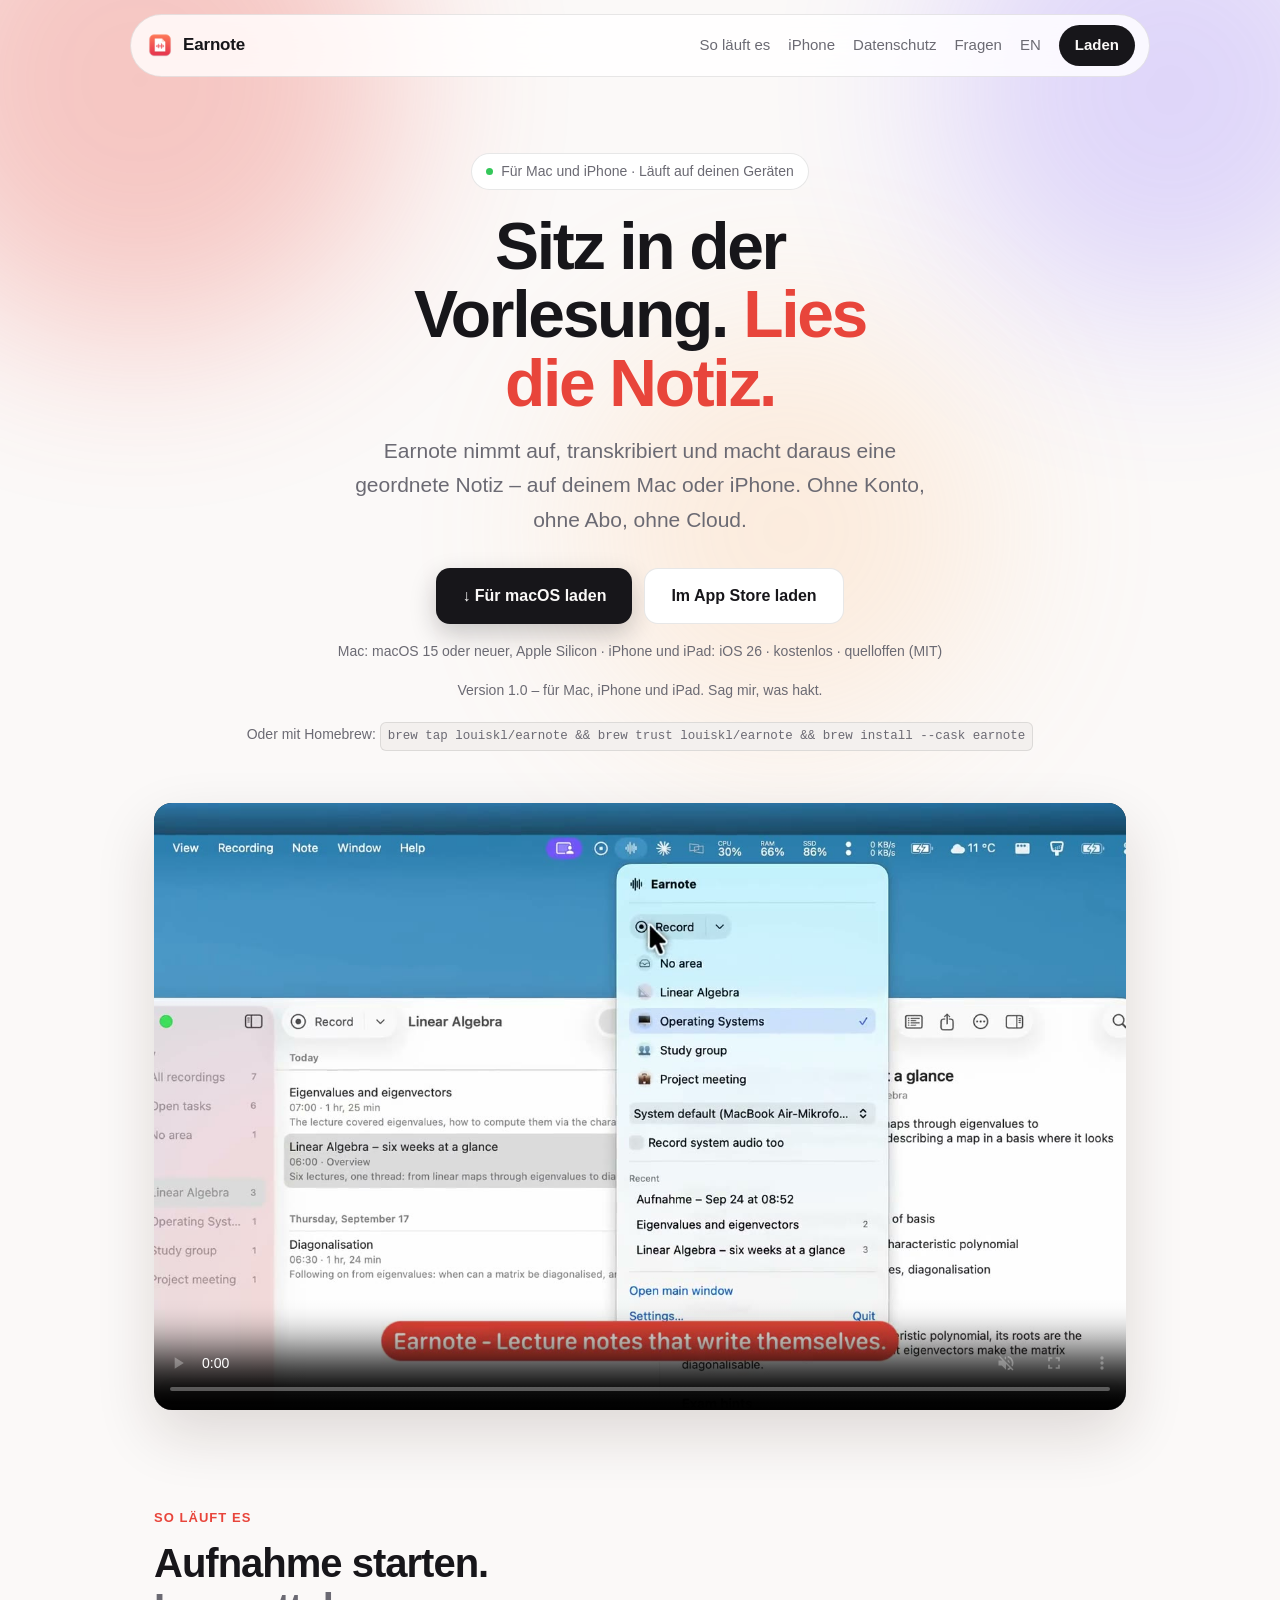
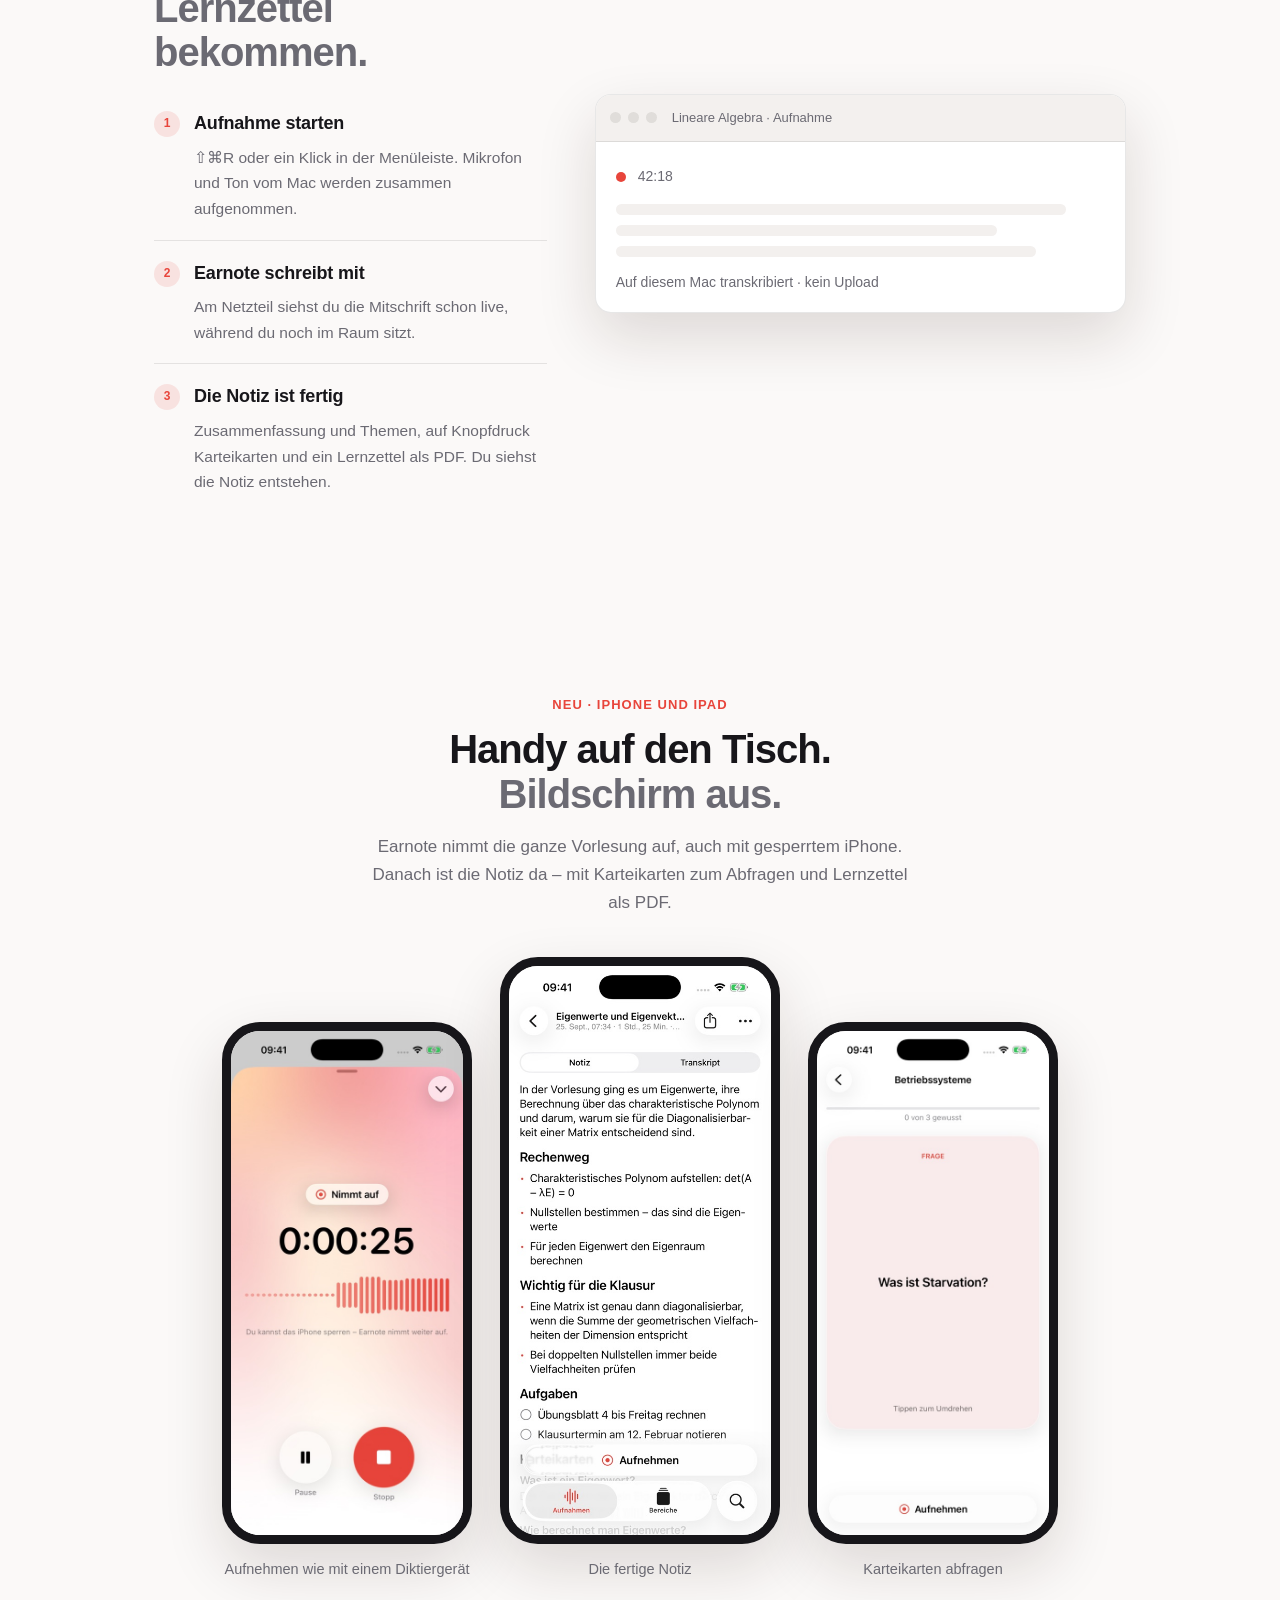
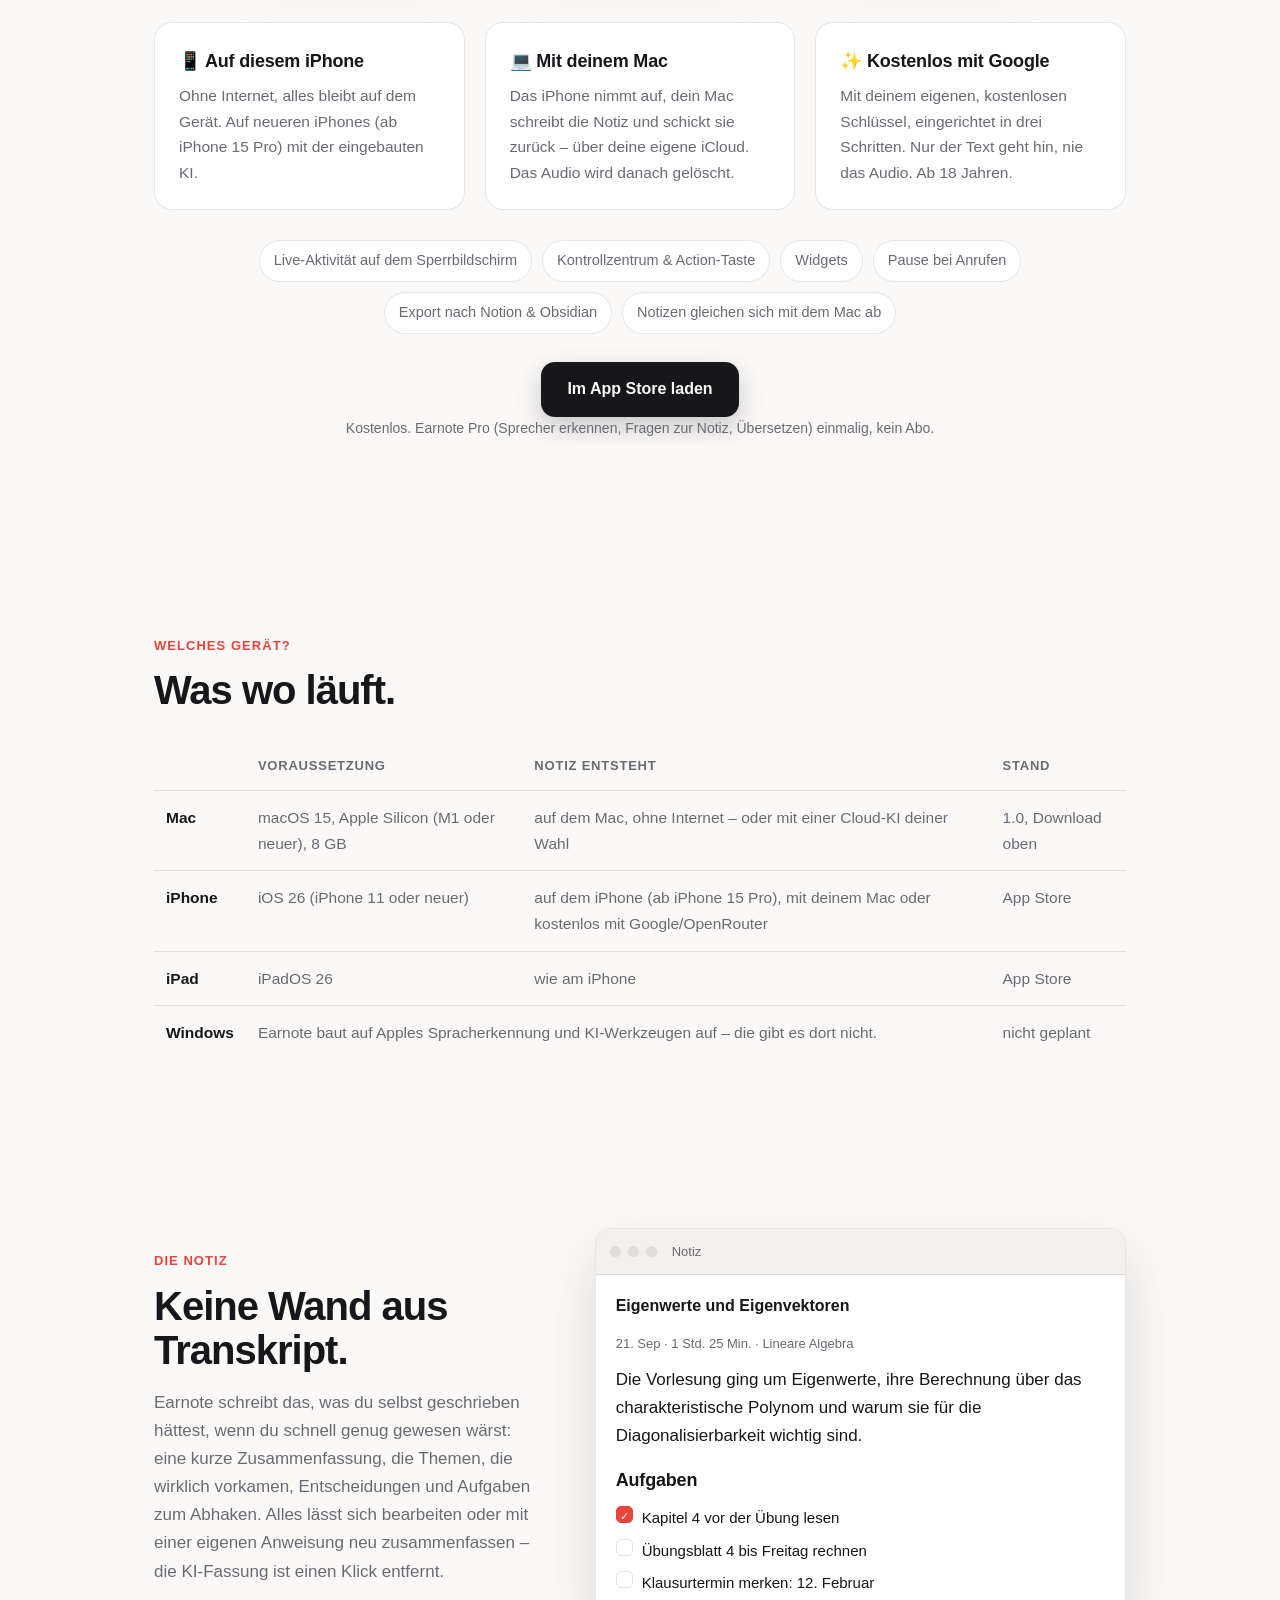
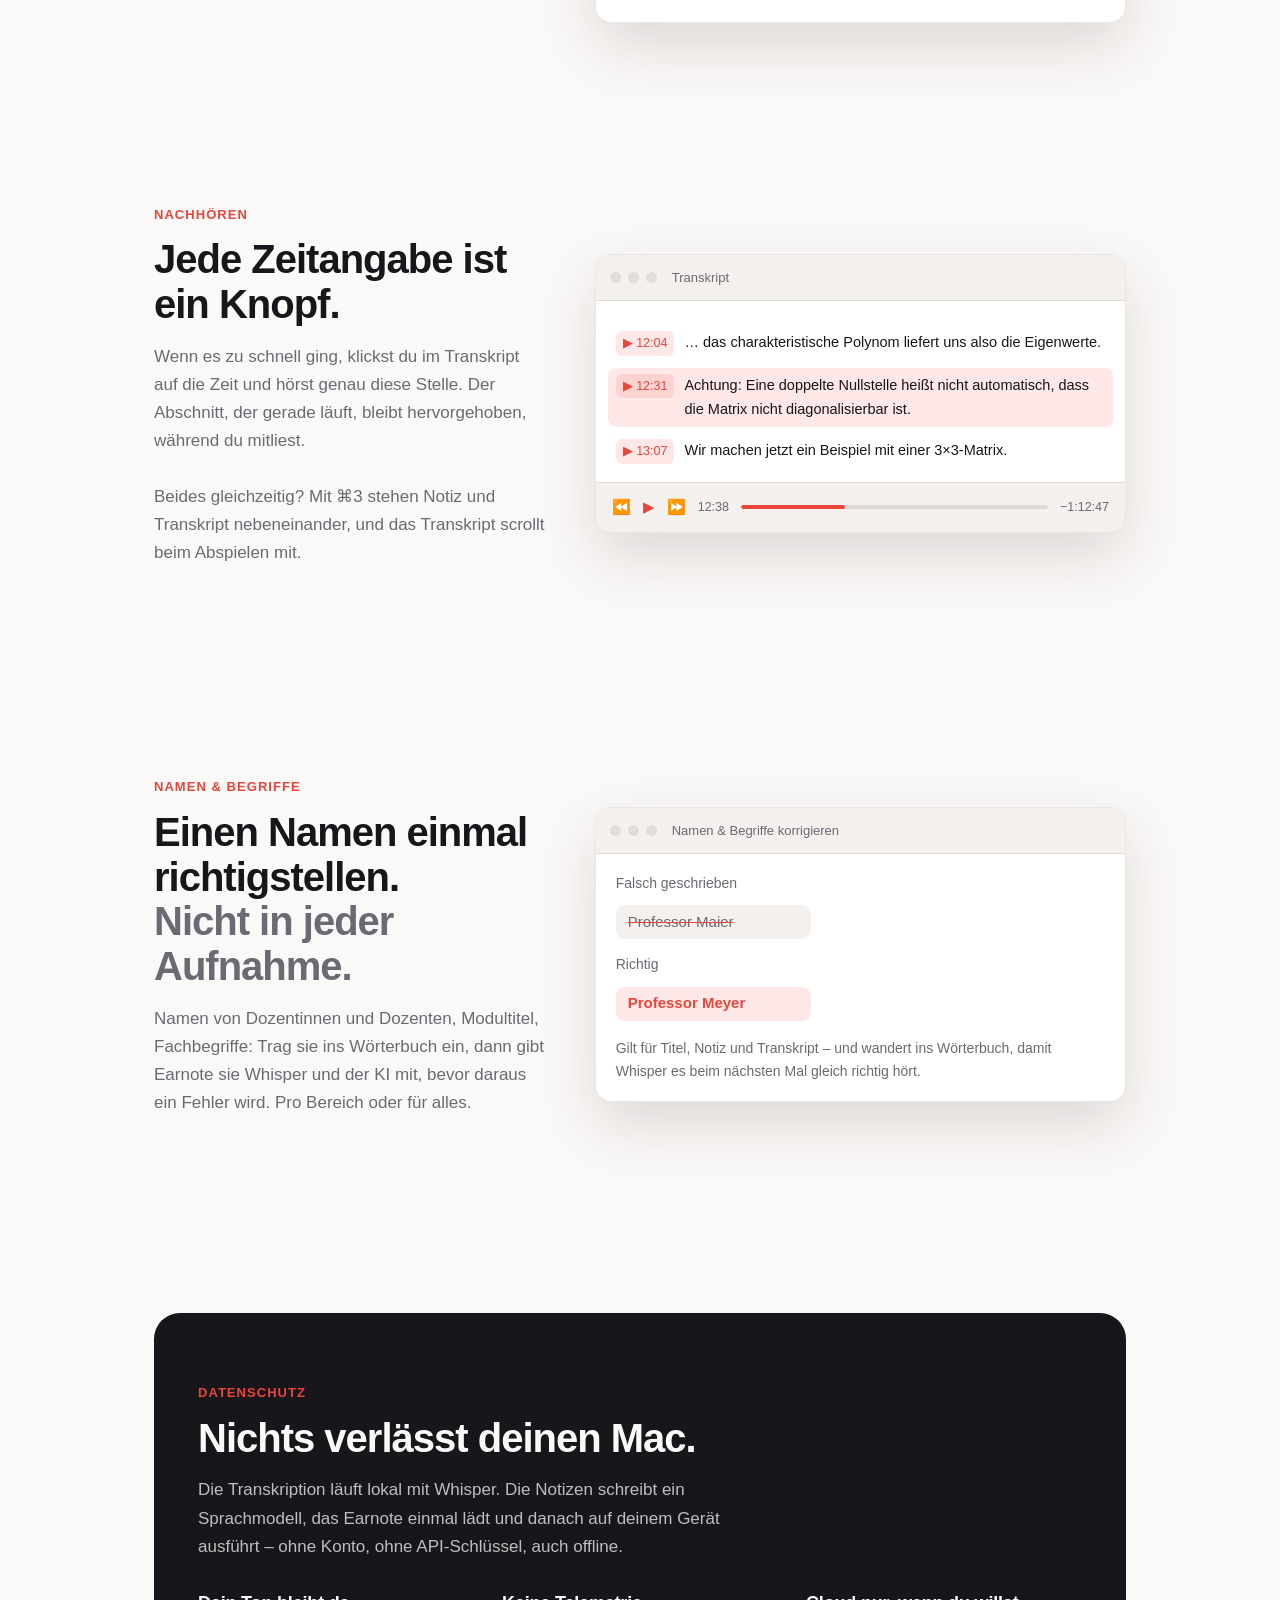
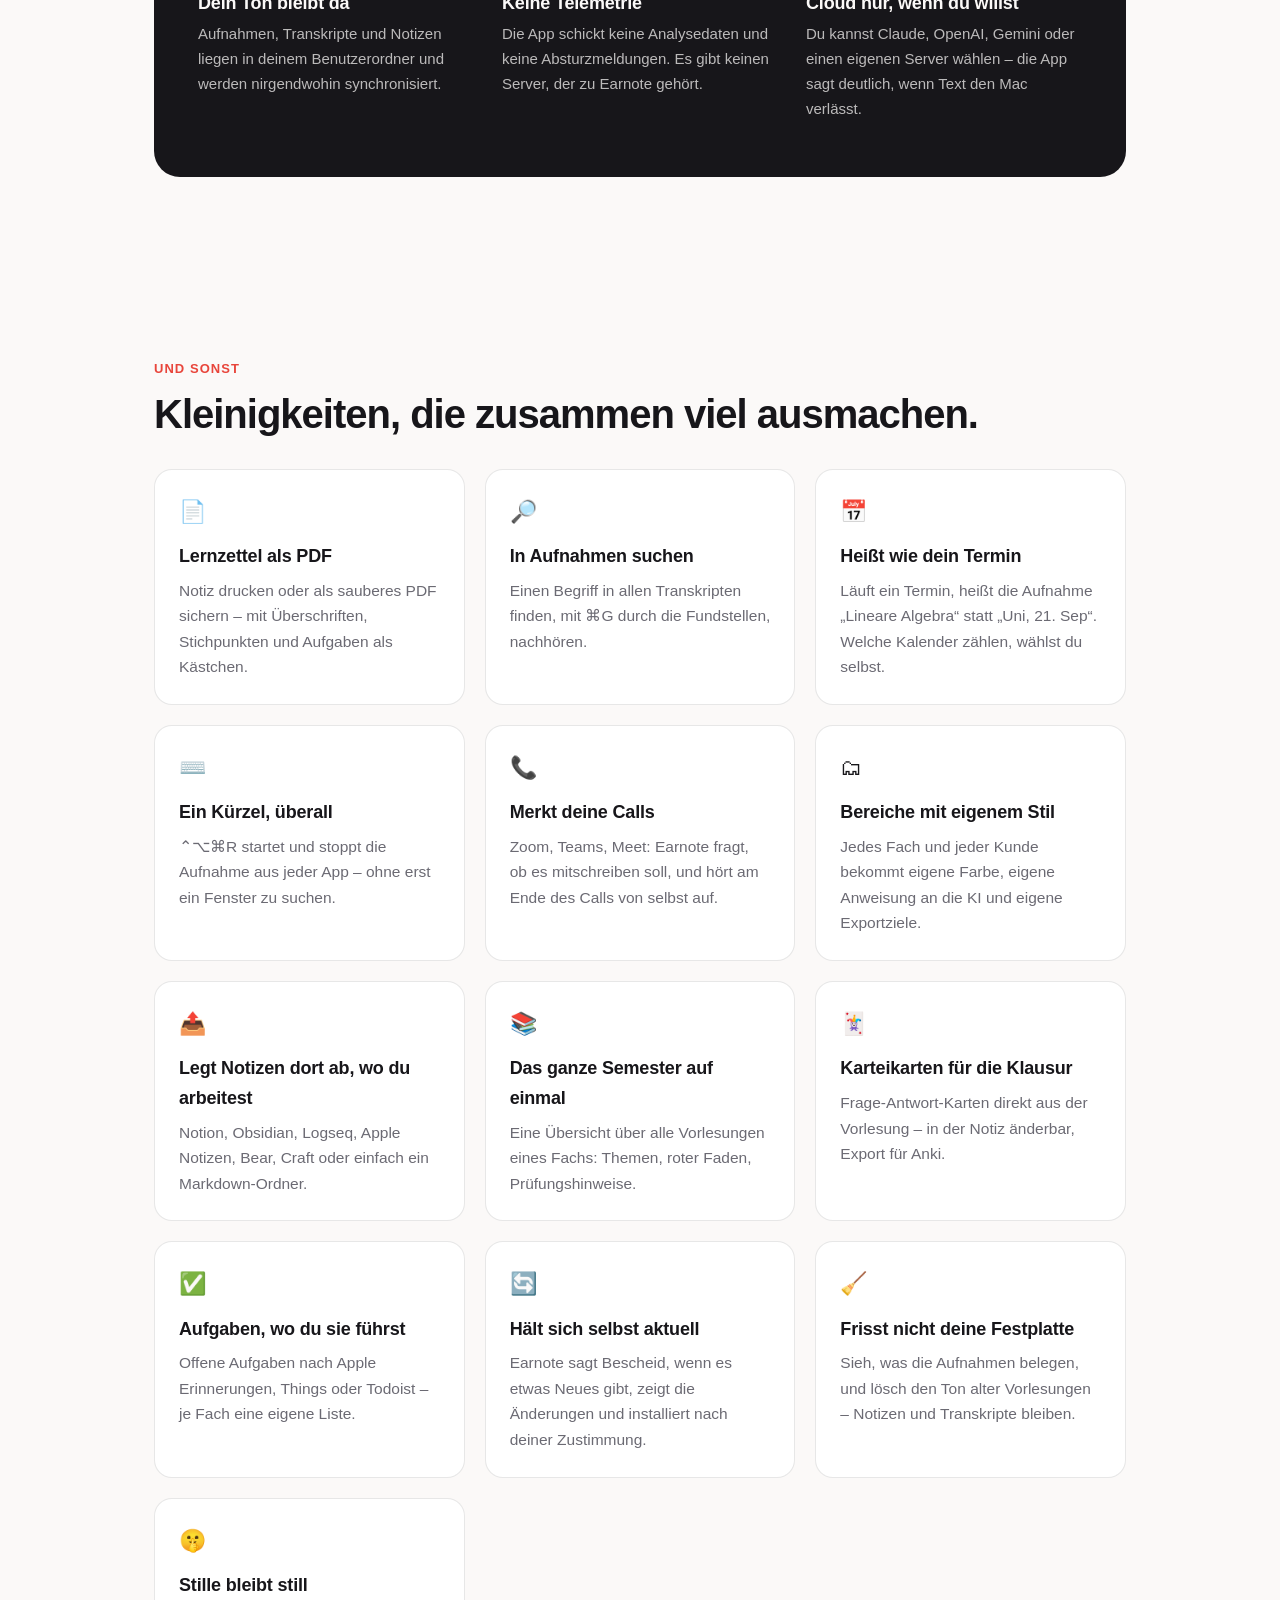
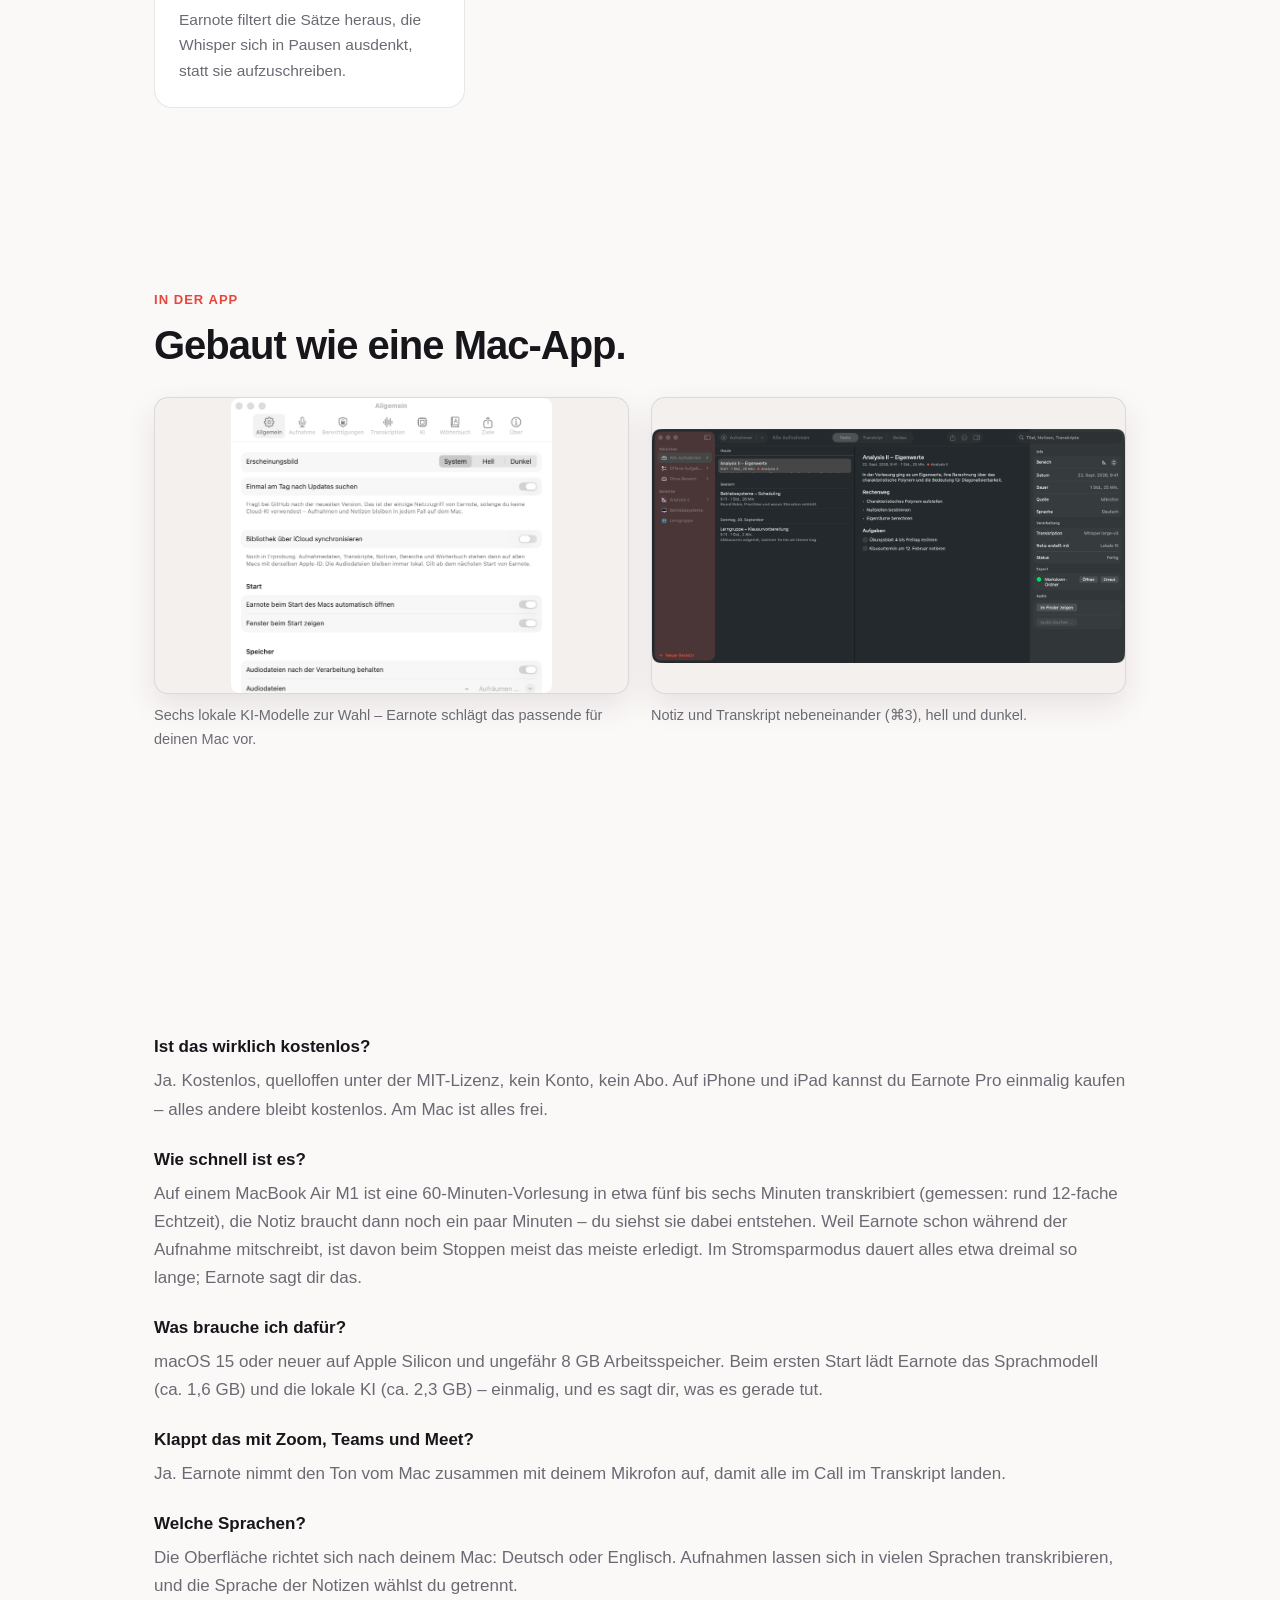
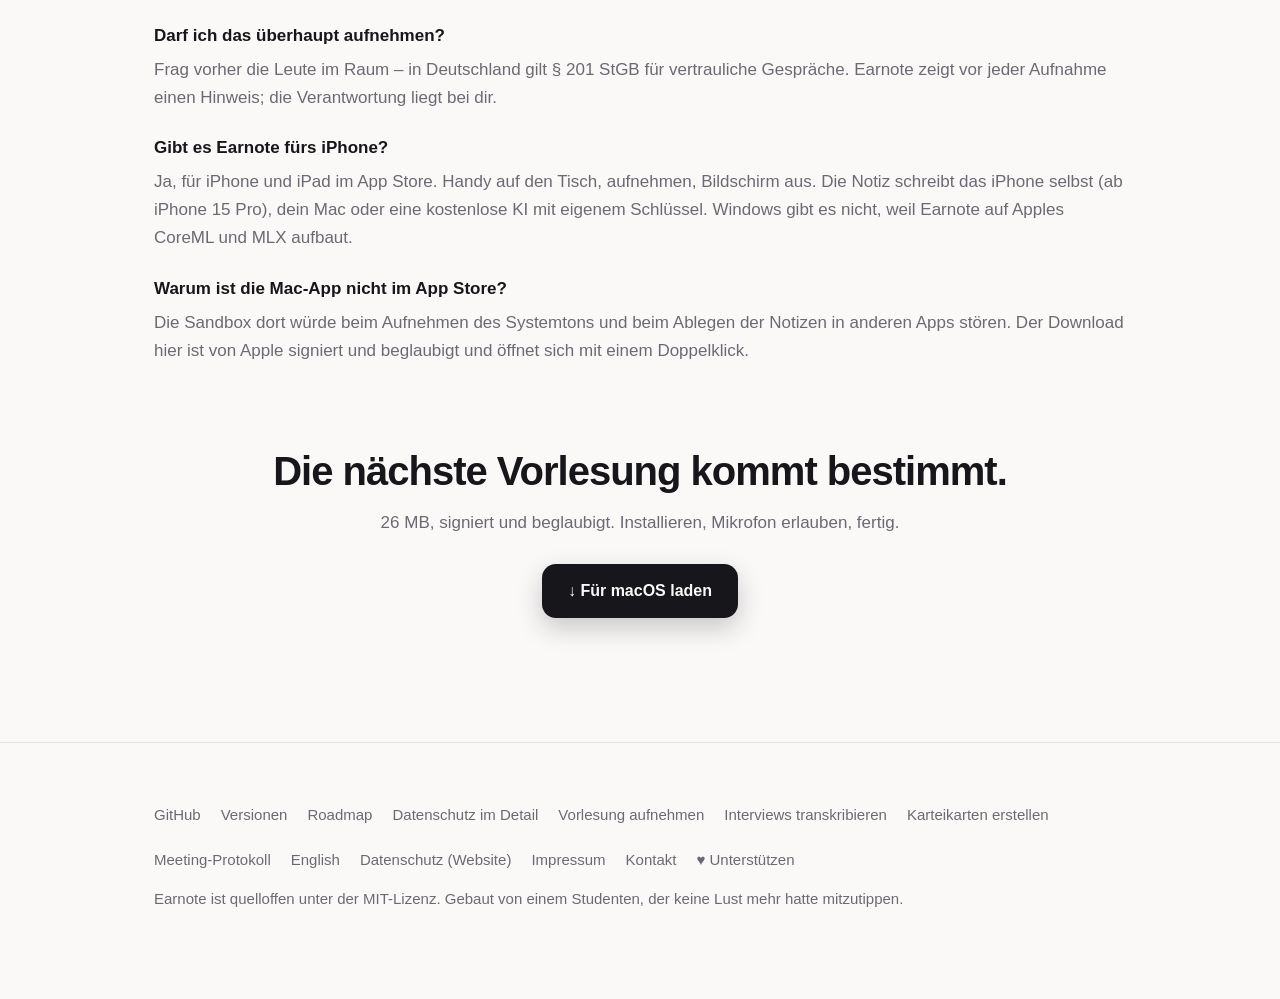
<file: docs/de.html>
<!DOCTYPE html>
<html lang="de">
<head>
<meta charset="utf-8">
<meta name="google-site-verification" content="WwDypZ_dqVtWdCqkjLQLi9ZHB-S5S9vzJm6X-nlKd08">
<meta name="viewport" content="width=device-width, initial-scale=1">
<title>Earnote – Notizen aus Vorlesungen und Meetings, auf Mac und iPhone</title>
<meta name="description" content="Earnote nimmt Vorlesungen, Meetings und Calls auf, transkribiert lokal mit Whisper und schreibt daraus eine fertige Notiz – mit einer KI, die auf deinem Mac läuft. Kostenlos und quelloffen.">
<meta property="og:title" content="Earnote">
<meta property="og:description" content="Vorlesungen und Meetings, fertig mitgeschrieben – auf Mac und iPhone. Kostenlos, quelloffen, deine Aufnahmen bleiben bei dir.">
<meta property="og:image" content="https://earnote.dev/assets/screenshot-de.png">
<meta name="theme-color" content="#E8453B">
<link rel="icon" href="assets/icon.png">
<link rel="apple-touch-icon" href="assets/icon.png">
<link rel="stylesheet" href="assets/style.css">
<link rel="canonical" href="https://earnote.dev/de.html">
<link rel="alternate" hreflang="en" href="https://earnote.dev/">
<link rel="alternate" hreflang="de" href="https://earnote.dev/de.html">
<link rel="alternate" hreflang="x-default" href="https://earnote.dev/">
<meta name="twitter:card" content="summary_large_image">
<meta name="twitter:title" content="Earnote">
<meta name="twitter:image" content="https://earnote.dev/assets/screenshot-de.png">
<meta property="og:url" content="https://earnote.dev/de.html">
<meta property="og:type" content="website">
<meta property="og:locale" content="de_DE">
<script type="application/ld+json">{"@context": "https://schema.org", "@type": "SoftwareApplication", "name": "Earnote", "applicationCategory": "EducationalApplication", "applicationSubCategory": "Note-taking, transcription", "operatingSystem": "macOS 15 or later, Apple Silicon", "inLanguage": ["de", "en"], "description": "Earnote nimmt Vorlesungen, Meetings und Calls auf, transkribiert sie mit Whisper direkt auf dem Mac und schreibt daraus eine strukturierte Notiz. Kostenlos, quelloffen, ohne Konto und ohne Cloud.", "url": "https://earnote.dev/de.html", "downloadUrl": "https://github.com/louiskl/Earnote/releases/latest/download/Earnote.dmg", "softwareVersion": "1.2", "license": "https://opensource.org/licenses/MIT", "isAccessibleForFree": true, "offers": {"@type": "Offer", "price": "0", "priceCurrency": "EUR"}, "featureList": ["Lokale Transkription mit Whisper large-v3-turbo", "Notizen von einer KI, die auf dem Mac läuft", "Live-Mitschrift während der Aufnahme", "Karteikarten mit Anki-Export, Semester-Übersicht je Fach, Lernzettel als PDF", "Export nach Markdown, Obsidian, Notion, Apple Notizen, Logseq, Things, Todoist", "Mikrofon und Systemton zusammen (Zoom, Teams, Meet)"], "author": {"@type": "Person", "name": "Louis Klinke"}, "screenshot": "https://earnote.dev/assets/screenshot-de.png"}</script>
<script type="application/ld+json">{"@context": "https://schema.org", "@type": "FAQPage", "mainEntity": [{"@type": "Question", "name": "Ist Earnote wirklich kostenlos?", "acceptedAnswer": {"@type": "Answer", "text": "Ja. Kostenlos, quelloffen unter der MIT-Lizenz, ohne Konto und ohne Abo. Auf iPhone und iPad gibt es zusätzlich Earnote Pro als einmaligen Kauf; am Mac ist alles frei."}}, {"@type": "Question", "name": "Wie schnell ist Earnote?", "acceptedAnswer": {"@type": "Answer", "text": "Auf einem MacBook Air M1 ist eine 60-Minuten-Vorlesung in etwa fünf bis sechs Minuten transkribiert, die Notiz braucht dann noch ein paar Minuten. Weil Earnote schon während der Aufnahme mitschreibt, ist beim Stoppen meist das meiste erledigt. Im Stromsparmodus dauert es etwa dreimal so lange."}}, {"@type": "Question", "name": "Was brauche ich dafür?", "acceptedAnswer": {"@type": "Answer", "text": "macOS 15 oder neuer auf einem Mac mit Apple Silicon und etwa 8 GB Arbeitsspeicher. Beim ersten Start lädt Earnote das Sprachmodell (~1,6 GB) und die lokale KI (~2,3 GB)."}}, {"@type": "Question", "name": "Funktioniert das mit Zoom, Teams und Google Meet?", "acceptedAnswer": {"@type": "Answer", "text": "Ja. Earnote nimmt den Systemton zusammen mit deinem Mikrofon auf, damit alle Beteiligten im Transkript landen."}}, {"@type": "Question", "name": "Verlässt meine Aufnahme den Rechner?", "acceptedAnswer": {"@type": "Answer", "text": "Nein. Transkription und Notiz laufen lokal auf deinem Mac. Es gibt kein Konto, keine Telemetrie und keinen Earnote-Server. Ins Netz geht nur der einmalige Modell-Download und die tägliche Update-Prüfung."}}, {"@type": "Question", "name": "Darf ich eine Vorlesung aufnehmen?", "acceptedAnswer": {"@type": "Answer", "text": "Frag vorher. In Deutschland schützt § 201 StGB das nichtöffentlich gesprochene Wort – hol das Einverständnis aller Beteiligten ein, auch der dozierenden Person. Earnote blendet vor jeder Aufnahme einen Hinweis ein."}}, {"@type": "Question", "name": "Warum ist Earnote nicht im Mac App Store?", "acceptedAnswer": {"@type": "Answer", "text": "Die Sandbox dort würde die Aufnahme des Systemtons und das Ablegen der Notizen in anderen Apps behindern. Der Download von der Website ist von Apple signiert und beglaubigt."}}, {"@type": "Question", "name": "Gibt es eine Version für Windows oder iPhone?", "acceptedAnswer": {"@type": "Answer", "text": "Windows nicht, weil Earnote auf Apples CoreML und MLX aufbaut. Earnote für iPhone und iPad gibt es kostenlos im App Store."}}]}</script>

<!-- Besucherzählung ohne Cookies (siehe datenschutz.html) -->
<script data-goatcounter="https://louiskl.goatcounter.com/count" async src="//gc.zgo.at/count.js"></script>
</head>
<body>

<div class="glow"><span class="a"></span><span class="b"></span><span class="c"></span></div>

<nav class="nav">
    <a class="brand" href="./de.html"><img src="assets/icon.png" alt="">Earnote</a>
    <div class="links">
        <a href="#how" class="hide-s">So läuft es</a>
        <a href="#iphone" class="hide-s">iPhone</a>
        <a href="#privacy" class="hide-s">Datenschutz</a>
        <a href="#faq" class="hide-s">Fragen</a>
        <a href="index.html">EN</a>
        <a class="pill" data-goatcounter-click="download-menue" href="https://github.com/louiskl/Earnote/releases/latest/download/Earnote.dmg">Laden</a>
    </div>
</nav>

<header class="hero">
    <div class="wrap">
        <span class="badge"><i></i>Für Mac und iPhone · Läuft auf deinen Geräten</span>
        <h1>Sitz in der Vorlesung. <span class="accent">Lies die Notiz.</span></h1>
        <p class="claim">Earnote nimmt auf, transkribiert und macht daraus eine geordnete Notiz –
            auf deinem Mac oder iPhone. Ohne Konto, ohne Abo, ohne Cloud.</p>
        <div class="cta">
            <a class="btn" data-goatcounter-click="download-oben" href="https://github.com/louiskl/Earnote/releases/latest/download/Earnote.dmg">↓ Für macOS laden</a>
            <a class="btn ghost" data-goatcounter-click="appstore-oben" href="https://apps.apple.com/app/id6815681807">Im App Store laden</a>
        </div>
        <p class="fine">Mac: macOS 15 oder neuer, Apple Silicon · iPhone und iPad: iOS 26 · kostenlos · <a href="https://github.com/louiskl/Earnote">quelloffen (MIT)</a></p>
        <p class="fine">Version 1.0 – für Mac, iPhone und iPad. <a href="https://github.com/louiskl/Earnote/issues/new">Sag mir, was hakt</a>.</p>
        <p class="fine">Oder mit Homebrew: <code>brew tap louiskl/earnote &amp;&amp; brew trust louiskl/earnote &amp;&amp; brew install --cask earnote</code></p>
    </div>
    <div class="hero-shot reveal">
        <video src="assets/demo-en.mp4" poster="assets/demo-poster.jpg" autoplay muted loop playsinline controls
               preload="metadata" aria-label="Demo: Earnote nimmt eine Vorlesung auf, schreibt die Notiz, macht Karteikarten und einen Lernzettel als PDF"></video>
    </div>
    <script>
        // Wer „Bewegung reduzieren“ eingestellt hat, bekommt das Video angehalten
        if (matchMedia('(prefers-reduced-motion: reduce)').matches) {
            for (const v of document.querySelectorAll('video[autoplay]')) { v.removeAttribute('autoplay'); v.pause(); }
        }
    </script>
</header>

<section id="how">
    <div class="wrap split">
        <div class="reveal">
            <p class="eyebrow">So läuft es</p>
            <h2>Aufnahme starten.<br><span class="dim">Lernzettel bekommen.</span></h2>
            <ol class="steps">
                <li><span class="num">1</span><div><h3>Aufnahme starten</h3>
                    <p>⇧⌘R oder ein Klick in der Menüleiste. Mikrofon und Ton vom Mac werden zusammen aufgenommen.</p></div></li>
                <li><span class="num">2</span><div><h3>Earnote schreibt mit</h3>
                    <p>Am Netzteil siehst du die Mitschrift schon live, während du noch im Raum sitzt.</p></div></li>
                <li><span class="num">3</span><div><h3>Die Notiz ist fertig</h3>
                    <p>Zusammenfassung und Themen, auf Knopfdruck Karteikarten und ein Lernzettel als PDF. Du siehst die Notiz entstehen.</p></div></li>
            </ol>
        </div>
        <div class="reveal">
            <div class="window">
                <div class="bar"><i></i><i></i><i></i><span class="title">Lineare Algebra · Aufnahme</span></div>
                <div class="body">
                    <div class="rec">
                        <span class="dot"></span><span class="time">42:18</span>
                        <span class="wave">
                            <span style="animation-delay:0s"></span><span style="animation-delay:.1s"></span>
                            <span style="animation-delay:.2s"></span><span style="animation-delay:.35s"></span>
                            <span style="animation-delay:.15s"></span><span style="animation-delay:.05s"></span>
                            <span style="animation-delay:.25s"></span><span style="animation-delay:.4s"></span>
                            <span style="animation-delay:.3s"></span><span style="animation-delay:.12s"></span>
                            <span style="animation-delay:.22s"></span><span style="animation-delay:.32s"></span>
                            <span style="animation-delay:.08s"></span><span style="animation-delay:.18s"></span>
                            <span style="animation-delay:.28s"></span><span style="animation-delay:.38s"></span>
                        </span>
                    </div>
                    <div class="line" style="width:92%"></div>
                    <div class="line" style="width:78%"></div>
                    <div class="line" style="width:86%"></div>
                    <p class="fine" style="margin:14px 0 0">Auf diesem Mac transkribiert · kein Upload</p>
                </div>
            </div>
        </div>
    </div>
</section>

<section id="iphone">
    <div class="wrap" style="text-align:center">
        <p class="eyebrow reveal">Neu · iPhone und iPad</p>
        <h2 class="reveal">Handy auf den Tisch.<br><span class="dim">Bildschirm aus.</span></h2>
        <p class="lead reveal" style="margin:0 auto">Earnote nimmt die ganze Vorlesung auf, auch mit gesperrtem iPhone.
            Danach ist die Notiz da – mit Karteikarten zum Abfragen und Lernzettel als PDF.</p>
        <div class="phones">
            <figure class="phone reveal"><img src="assets/iphone-rec-de.jpg" alt="Earnote nimmt auf: große Laufzeit, Pause und Stopp" loading="lazy">
                <figcaption>Aufnehmen wie mit einem Diktiergerät</figcaption></figure>
            <figure class="phone mid reveal"><img src="assets/iphone-note-de.jpg" alt="Fertige Notiz zu Eigenwerten mit Rechenweg, Klausurhinweisen und Aufgaben" loading="lazy">
                <figcaption>Die fertige Notiz</figcaption></figure>
            <figure class="phone reveal"><img src="assets/iphone-cards-de.jpg" alt="Karteikarte: Was ist Starvation?" loading="lazy">
                <figcaption>Karteikarten abfragen</figcaption></figure>
        </div>
        <div class="ways" style="text-align:left">
            <div class="tile reveal"><h3>📱 Auf diesem iPhone</h3>
                <p>Ohne Internet, alles bleibt auf dem Gerät. Auf neueren iPhones (ab iPhone 15 Pro) mit der eingebauten KI.</p></div>
            <div class="tile reveal"><h3>💻 Mit deinem Mac</h3>
                <p>Das iPhone nimmt auf, dein Mac schreibt die Notiz und schickt sie zurück – über deine eigene iCloud.
                    Das Audio wird danach gelöscht.</p></div>
            <div class="tile reveal"><h3>✨ Kostenlos mit Google</h3>
                <p>Mit deinem eigenen, kostenlosen Schlüssel, eingerichtet in drei Schritten. Nur der Text geht hin, nie
                    das Audio. Ab 18 Jahren.</p></div>
        </div>
        <div class="chips reveal">
            <span>Live-Aktivität auf dem Sperrbildschirm</span><span>Kontrollzentrum &amp; Action-Taste</span>
            <span>Widgets</span><span>Pause bei Anrufen</span><span>Export nach Notion &amp; Obsidian</span>
            <span>Notizen gleichen sich mit dem Mac ab</span>
        </div>
        <p class="fine reveal" style="margin-top:28px"><a class="btn" data-goatcounter-click="appstore-iphone" href="https://apps.apple.com/app/id6815681807">Im App Store laden</a><br>
            Kostenlos. Earnote Pro (Sprecher erkennen, Fragen zur Notiz, Übersetzen) einmalig, kein Abo.</p>
    </div>
</section>

<section id="devices">
    <div class="wrap">
        <p class="eyebrow reveal">Welches Gerät?</p>
        <h2 class="reveal">Was wo läuft.</h2>
        <table class="devices reveal">
            <thead><tr><th></th><th>Voraussetzung</th><th>Notiz entsteht</th><th>Stand</th></tr></thead>
            <tbody>
                <tr><th>Mac</th><td>macOS 15, Apple Silicon (M1 oder neuer), 8 GB</td>
                    <td>auf dem Mac, ohne Internet – oder mit einer Cloud-KI deiner Wahl</td><td>1.0, Download oben</td></tr>
                <tr><th>iPhone</th><td>iOS 26 (iPhone 11 oder neuer)</td>
                    <td>auf dem iPhone (ab iPhone 15 Pro), mit deinem Mac oder kostenlos mit Google/OpenRouter</td><td><a href="https://apps.apple.com/app/id6815681807">App Store</a></td></tr>
                <tr><th>iPad</th><td>iPadOS 26</td><td>wie am iPhone</td><td><a href="https://apps.apple.com/app/id6815681807">App Store</a></td></tr>
                <tr><th>Windows</th><td colspan="2">Earnote baut auf Apples Spracherkennung und KI-Werkzeugen auf – die gibt es dort nicht.</td><td>nicht geplant</td></tr>
            </tbody>
        </table>
    </div>
</section>

<section>
    <div class="wrap split flip">
        <div class="reveal">
            <div class="window note">
                <div class="bar"><i></i><i></i><i></i><span class="title">Notiz</span></div>
                <div class="body">
                    <h4>Eigenwerte und Eigenvektoren</h4>
                    <p class="meta">21. Sep · 1 Std. 25 Min. · Lineare Algebra</p>
                    <p style="margin:0 0 10px">Die Vorlesung ging um Eigenwerte, ihre Berechnung über das
                        charakteristische Polynom und warum sie für die Diagonalisierbarkeit wichtig sind.</p>
                    <h3 style="margin-top:16px">Aufgaben</h3>
                    <ul>
                        <li><span class="check on">✓</span>Kapitel 4 vor der Übung lesen</li>
                        <li><span class="check"></span>Übungsblatt 4 bis Freitag rechnen</li>
                        <li><span class="check"></span>Klausurtermin merken: 12. Februar</li>
                    </ul>
                </div>
            </div>
        </div>
        <div class="reveal">
            <p class="eyebrow">Die Notiz</p>
            <h2>Keine Wand aus Transkript.</h2>
            <p class="lead">Earnote schreibt das, was du selbst geschrieben hättest, wenn du schnell genug gewesen
                wärst: eine kurze Zusammenfassung, die Themen, die wirklich vorkamen, Entscheidungen und Aufgaben
                zum Abhaken. Alles lässt sich bearbeiten oder mit einer eigenen Anweisung neu zusammenfassen –
                die KI-Fassung ist einen Klick entfernt.</p>
        </div>
    </div>
</section>

<section>
    <div class="wrap split">
        <div class="reveal">
            <p class="eyebrow">Nachhören</p>
            <h2>Jede Zeitangabe ist ein Knopf.</h2>
            <p class="lead">Wenn es zu schnell ging, klickst du im Transkript auf die Zeit und hörst genau diese
                Stelle. Der Abschnitt, der gerade läuft, bleibt hervorgehoben, während du mitliest.</p>
            <p class="lead">Beides gleichzeitig? Mit ⌘3 stehen Notiz und Transkript nebeneinander, und das
                Transkript scrollt beim Abspielen mit.</p>
        </div>
        <div class="reveal">
            <div class="window">
                <div class="bar"><i></i><i></i><i></i><span class="title">Transkript</span></div>
                <div class="body" style="padding-bottom:6px">
                    <div class="tline"><span class="ts">▶ 12:04</span><span>… das charakteristische Polynom liefert uns also die Eigenwerte.</span></div>
                    <div class="tline playing"><span class="ts">▶ 12:31</span><span>Achtung: Eine doppelte Nullstelle heißt nicht automatisch, dass die Matrix nicht diagonalisierbar ist.</span></div>
                    <div class="tline"><span class="ts">▶ 13:07</span><span>Wir machen jetzt ein Beispiel mit einer 3×3-Matrix.</span></div>
                </div>
                <div class="player">
                    <span class="icon">⏪</span><span class="icon">▶</span><span class="icon">⏩</span>
                    <span class="t">12:38</span>
                    <span class="track"><b></b></span>
                    <span class="t">−1:12:47</span>
                </div>
            </div>
        </div>
    </div>
</section>

<section>
    <div class="wrap split flip">
        <div class="reveal">
            <div class="window">
                <div class="bar"><i></i><i></i><i></i><span class="title">Namen & Begriffe korrigieren</span></div>
                <div class="body">
                    <p class="fine" style="margin:0 0 6px">Falsch geschrieben</p>
                    <div class="line" style="width:40%; background:var(--surface-2); height:34px; border-radius:9px; display:flex; align-items:center; padding:0 12px; color:var(--dim)">
                        <span class="swap" style="font-size:15px"><span class="old">Professor Maier</span></span>
                    </div>
                    <p class="fine" style="margin:14px 0 6px">Richtig</p>
                    <div class="line" style="width:40%; background:var(--brand-soft); height:34px; border-radius:9px; display:flex; align-items:center; padding:0 12px">
                        <span class="swap" style="font-size:15px"><span class="new">Professor Meyer</span></span>
                    </div>
                    <p class="fine" style="margin:16px 0 0">Gilt für Titel, Notiz und Transkript – und wandert ins
                        Wörterbuch, damit Whisper es beim nächsten Mal gleich richtig hört.</p>
                </div>
            </div>
        </div>
        <div class="reveal">
            <p class="eyebrow">Namen & Begriffe</p>
            <h2>Einen Namen einmal richtigstellen.<br><span class="dim">Nicht in jeder Aufnahme.</span></h2>
            <p class="lead">Namen von Dozentinnen und Dozenten, Modultitel, Fachbegriffe: Trag sie ins Wörterbuch ein,
                dann gibt Earnote sie Whisper und der KI mit, bevor daraus ein Fehler wird. Pro Bereich oder für alles.</p>
        </div>
    </div>
</section>

<section id="privacy">
    <div class="wrap">
        <div class="band reveal">
            <p class="eyebrow">Datenschutz</p>
            <h2>Nichts verlässt deinen Mac.</h2>
            <p class="lead">Die Transkription läuft lokal mit Whisper. Die Notizen schreibt ein Sprachmodell, das
                Earnote einmal lädt und danach auf deinem Gerät ausführt – ohne Konto, ohne API-Schlüssel, auch offline.</p>
            <div class="cols">
                <div><h3>Dein Ton bleibt da</h3><p>Aufnahmen, Transkripte und Notizen liegen in deinem Benutzerordner und werden nirgendwohin synchronisiert.</p></div>
                <div><h3>Keine Telemetrie</h3><p>Die App schickt keine Analysedaten und keine Absturzmeldungen. Es gibt keinen Server, der zu Earnote gehört.</p></div>
                <div><h3>Cloud nur, wenn du willst</h3><p>Du kannst Claude, OpenAI, Gemini oder einen eigenen Server wählen – die App sagt deutlich, wenn Text den Mac verlässt.</p></div>
            </div>
        </div>
    </div>
</section>

<section>
    <div class="wrap">
        <p class="eyebrow reveal">Und sonst</p>
        <h2 class="reveal">Kleinigkeiten, die zusammen viel ausmachen.</h2>
        <div class="tiles" style="margin-top:32px">
            <div class="tile reveal"><span class="ico">📄</span><h3>Lernzettel als PDF</h3>
                <p>Notiz drucken oder als sauberes PDF sichern – mit Überschriften, Stichpunkten und Aufgaben als Kästchen.</p></div>
            <div class="tile reveal"><span class="ico">🔎</span><h3>In Aufnahmen suchen</h3>
                <p>Einen Begriff in allen Transkripten finden, mit ⌘G durch die Fundstellen, nachhören.</p></div>
            <div class="tile reveal"><span class="ico">📅</span><h3>Heißt wie dein Termin</h3>
                <p>Läuft ein Termin, heißt die Aufnahme „Lineare Algebra“ statt „Uni, 21. Sep“.
                   Welche Kalender zählen, wählst du selbst.</p></div>
            <div class="tile reveal"><span class="ico">⌨️</span><h3>Ein Kürzel, überall</h3>
                <p>⌃⌥⌘R startet und stoppt die Aufnahme aus jeder App – ohne erst ein Fenster zu suchen.</p></div>
            <div class="tile reveal"><span class="ico">📞</span><h3>Merkt deine Calls</h3>
                <p>Zoom, Teams, Meet: Earnote fragt, ob es mitschreiben soll, und hört am Ende des Calls von selbst auf.</p></div>
            <div class="tile reveal"><span class="ico">🗂</span><h3>Bereiche mit eigenem Stil</h3>
                <p>Jedes Fach und jeder Kunde bekommt eigene Farbe, eigene Anweisung an die KI und eigene Exportziele.</p></div>
            <div class="tile reveal"><span class="ico">📤</span><h3>Legt Notizen dort ab, wo du arbeitest</h3>
                <p>Notion, Obsidian, Logseq, Apple Notizen, Bear, Craft oder einfach ein Markdown-Ordner.</p></div>
            <div class="tile reveal"><span class="ico">📚</span><h3>Das ganze Semester auf einmal</h3>
                <p>Eine Übersicht über alle Vorlesungen eines Fachs: Themen, roter Faden, Prüfungshinweise.</p></div>
            <div class="tile reveal"><span class="ico">🃏</span><h3>Karteikarten für die Klausur</h3>
                <p>Frage-Antwort-Karten direkt aus der Vorlesung – in der Notiz änderbar, Export für Anki.</p></div>
            <div class="tile reveal"><span class="ico">✅</span><h3>Aufgaben, wo du sie führst</h3>
                <p>Offene Aufgaben nach Apple Erinnerungen, Things oder Todoist – je Fach eine eigene Liste.</p></div>
            <div class="tile reveal"><span class="ico">🔄</span><h3>Hält sich selbst aktuell</h3>
                <p>Earnote sagt Bescheid, wenn es etwas Neues gibt, zeigt die Änderungen und installiert nach deiner Zustimmung.</p></div>
            <div class="tile reveal"><span class="ico">🧹</span><h3>Frisst nicht deine Festplatte</h3>
                <p>Sieh, was die Aufnahmen belegen, und lösch den Ton alter Vorlesungen – Notizen und Transkripte bleiben.</p></div>
            <div class="tile reveal"><span class="ico">🤫</span><h3>Stille bleibt still</h3>
                <p>Earnote filtert die Sätze heraus, die Whisper sich in Pausen ausdenkt, statt sie aufzuschreiben.</p></div>
        </div>
    </div>
</section>

<section>
    <div class="wrap">
        <p class="eyebrow reveal">In der App</p>
        <h2 class="reveal">Gebaut wie eine Mac-App.</h2>
        <div class="shots" style="margin-top:30px">
            <figure class="reveal"><img src="assets/shot-settings-de.png" alt="Einstellungen von Earnote">
                <figcaption>Sechs lokale KI-Modelle zur Wahl – Earnote schlägt das passende für deinen Mac vor.</figcaption></figure>
            <figure class="reveal"><img src="assets/shot-dark-de.png" alt="Earnote im dunklen Modus mit Abspielleiste">
                <figcaption>Notiz und Transkript nebeneinander (⌘3), hell und dunkel.</figcaption></figure>
        </div>
    </div>
</section>

<section id="faq">
    <div class="wrap">
        <p class="eyebrow reveal">Fragen</p>
        <h2 class="reveal">Gut zu wissen.</h2>
        <dl class="faq reveal">
            <dt>Ist das wirklich kostenlos?</dt>
            <dd>Ja. Kostenlos, quelloffen unter der MIT-Lizenz, kein Konto, kein Abo. Auf iPhone und iPad kannst du Earnote Pro einmalig kaufen – alles andere bleibt kostenlos. Am Mac ist alles frei.</dd>

            <dt>Wie schnell ist es?</dt>
            <dd>Auf einem MacBook Air M1 ist eine 60-Minuten-Vorlesung in etwa fünf bis sechs Minuten transkribiert (gemessen:
                rund 12-fache Echtzeit), die Notiz braucht dann noch ein paar Minuten – du siehst sie dabei entstehen. Weil Earnote
                schon während der Aufnahme mitschreibt, ist davon beim Stoppen meist das meiste erledigt. Im Stromsparmodus dauert
                alles etwa dreimal so lange; Earnote sagt dir das.</dd>

            <dt>Was brauche ich dafür?</dt>
            <dd>macOS 15 oder neuer auf Apple Silicon und ungefähr 8 GB Arbeitsspeicher. Beim ersten Start lädt Earnote
                das Sprachmodell (ca. 1,6 GB) und die lokale KI (ca. 2,3 GB) – einmalig, und es sagt dir, was es gerade tut.</dd>

            <dt>Klappt das mit Zoom, Teams und Meet?</dt>
            <dd>Ja. Earnote nimmt den Ton vom Mac zusammen mit deinem Mikrofon auf, damit alle im Call im Transkript landen.</dd>

            <dt>Welche Sprachen?</dt>
            <dd>Die Oberfläche richtet sich nach deinem Mac: Deutsch oder Englisch. Aufnahmen lassen sich in vielen
                Sprachen transkribieren, und die Sprache der Notizen wählst du getrennt.</dd>

            <dt>Darf ich das überhaupt aufnehmen?</dt>
            <dd>Frag vorher die Leute im Raum – in Deutschland gilt § 201 StGB für vertrauliche Gespräche. Earnote zeigt
                vor jeder Aufnahme einen Hinweis; die Verantwortung liegt bei dir.</dd>

            <dt>Gibt es Earnote fürs iPhone?</dt>
            <dd>Ja, für iPhone und iPad <a href="https://apps.apple.com/app/id6815681807">im App Store</a>. Handy auf den Tisch, aufnehmen, Bildschirm aus. Die Notiz
                schreibt das iPhone selbst (ab iPhone 15 Pro), dein Mac oder eine kostenlose KI mit eigenem Schlüssel. Windows gibt es nicht, weil Earnote auf Apples CoreML und MLX aufbaut.</dd>

            <dt>Warum ist die Mac-App nicht im App Store?</dt>
            <dd>Die Sandbox dort würde beim Aufnehmen des Systemtons und beim Ablegen der Notizen in anderen Apps stören.
                Der Download hier ist von Apple signiert und beglaubigt und öffnet sich mit einem Doppelklick.</dd>
        </dl>
    </div>
</section>

<section style="padding-top:0">
    <div class="wrap" style="text-align:center">
        <h2 class="reveal">Die nächste Vorlesung kommt bestimmt.</h2>
        <p class="lead reveal" style="margin: 0 auto 26px">26 MB, signiert und beglaubigt. Installieren, Mikrofon erlauben, fertig.</p>
        <div class="cta reveal">
            <a class="btn" data-goatcounter-click="download-unten" href="https://github.com/louiskl/Earnote/releases/latest/download/Earnote.dmg">↓ Für macOS laden</a>
        </div>
    </div>
</section>

<footer>
    <div class="wrap">
        <div class="links">
            <a href="https://github.com/louiskl/Earnote">GitHub</a>
            <a href="https://github.com/louiskl/Earnote/releases">Versionen</a>
            <a href="ROADMAP.md">Roadmap</a>
                        <a href="DATENSCHUTZ.md">Datenschutz im Detail</a>
            <a href="vorlesung-aufnehmen.html">Vorlesung aufnehmen</a>
            <a href="interview-transkribieren.html">Interviews transkribieren</a>
            <a href="karteikarten-erstellen.html">Karteikarten erstellen</a>
            <a href="meeting-protokoll.html">Meeting-Protokoll</a>
            <a href="index.html">English</a>
            <a href="datenschutz.html">Datenschutz (Website)</a>
            <a href="impressum.html">Impressum</a>
            <a href="mailto:hallo@earnote.dev">Kontakt</a>
            <a href="https://ko-fi.com/louiskl" data-goatcounter-click="unterstuetzen">♥ Unterstützen</a>
        </div>
        <p>Earnote ist quelloffen unter der MIT-Lizenz. Gebaut von einem Studenten, der keine Lust mehr hatte mitzutippen.</p>
    </div>
</footer>

<script>
// Einblenden beim Scrollen – ein paar Zeilen, keine Bibliothek.
const io = new IntersectionObserver((entries) => {
    for (const e of entries) {
        if (e.isIntersecting) { e.target.classList.add('in'); io.unobserve(e.target); }
    }
}, { rootMargin: '0px 0px -8% 0px' });
document.querySelectorAll('.reveal').forEach((el) => io.observe(el));
</script>

</body>
</html>
</file>
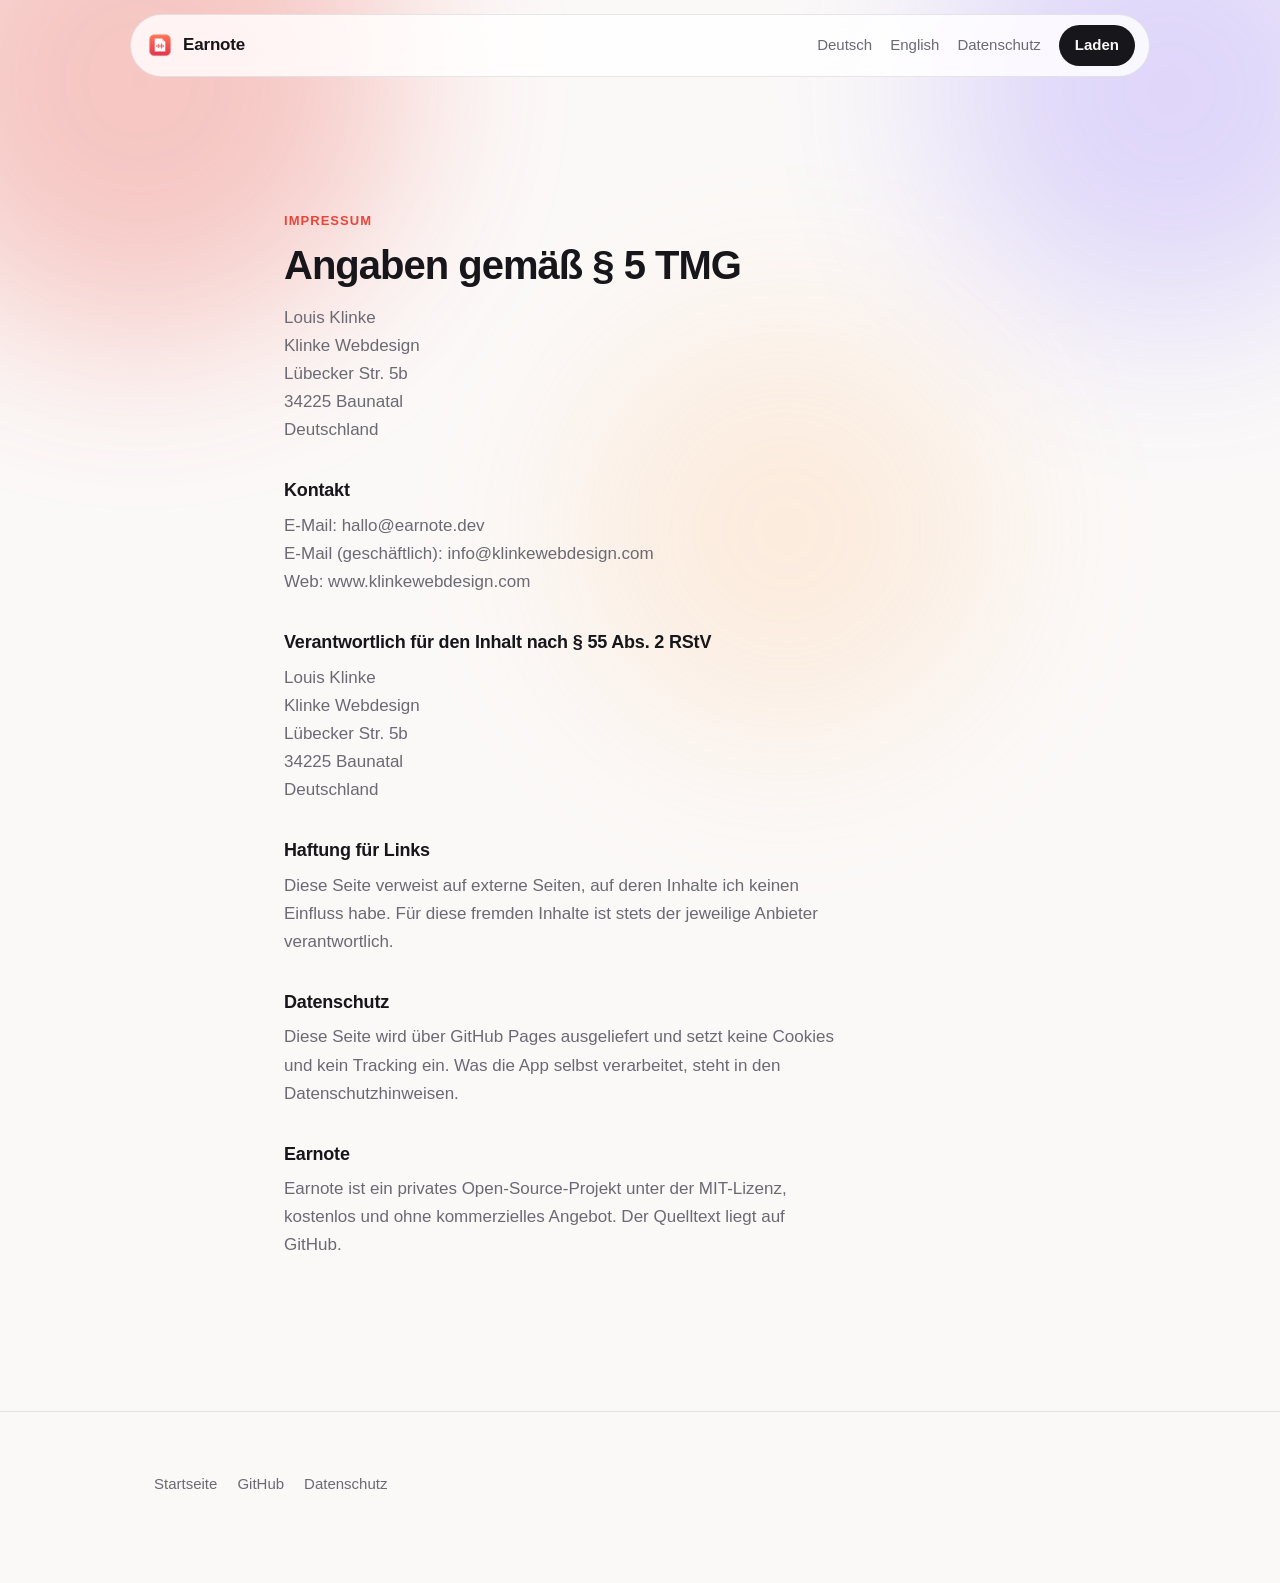
<file: docs/impressum.html>
<!DOCTYPE html>
<html lang="de">
<head>
<meta charset="utf-8">
<meta name="viewport" content="width=device-width, initial-scale=1">
<title>Impressum – Earnote</title>
<meta name="robots" content="noindex">
<link rel="icon" href="assets/icon.png">
<link rel="apple-touch-icon" href="assets/icon.png">
<link rel="stylesheet" href="assets/style.css">
<!-- Besucherzählung ohne Cookies (siehe datenschutz.html) -->
<script data-goatcounter="https://louiskl.goatcounter.com/count" async src="//gc.zgo.at/count.js"></script>
</head>
<body>

<div class="glow"><span class="a"></span><span class="b"></span><span class="c"></span></div>

<nav class="nav">
    <a class="brand" href="./de.html"><img src="assets/icon.png" alt="">Earnote</a>
    <div class="links">
        <a href="de.html">Deutsch</a>
        <a href="index.html">English</a>
        <a href="datenschutz.html">Datenschutz</a>
        <a class="pill" data-goatcounter-click="download-menue" href="https://github.com/louiskl/Earnote/releases/latest/download/Earnote.dmg">Laden</a>
    </div>
</nav>

<section style="padding-top:120px">
    <div class="wrap" style="max-width:760px">
        <p class="eyebrow">Impressum</p>
        <h2>Angaben gemäß § 5 TMG</h2>
        <p class="lead">
            Louis Klinke<br>
            Klinke Webdesign<br>
            Lübecker Str. 5b<br>
            34225 Baunatal<br>
            Deutschland
        </p>

        <h3 style="margin-top:32px">Kontakt</h3>
        <p class="lead">
            E-Mail: <a href="mailto:hallo@earnote.dev">hallo@earnote.dev</a><br>
            E-Mail (geschäftlich): <a href="mailto:info@klinkewebdesign.com">info@klinkewebdesign.com</a><br>
            Web: <a href="https://www.klinkewebdesign.com">www.klinkewebdesign.com</a>
        </p>

        <h3 style="margin-top:32px">Verantwortlich für den Inhalt nach § 55 Abs. 2 RStV</h3>
        <p class="lead">
            Louis Klinke<br>
            Klinke Webdesign<br>
            Lübecker Str. 5b<br>
            34225 Baunatal<br>
            Deutschland
        </p>

        <h3 style="margin-top:32px">Haftung für Links</h3>
        <p class="lead">Diese Seite verweist auf externe Seiten, auf deren Inhalte ich keinen Einfluss habe.
            Für diese fremden Inhalte ist stets der jeweilige Anbieter verantwortlich.</p>

        <h3 style="margin-top:32px">Datenschutz</h3>
        <p class="lead">Diese Seite wird über GitHub Pages ausgeliefert und setzt keine Cookies und kein Tracking ein.
            Was die App selbst verarbeitet, steht in den <a href="DATENSCHUTZ.md">Datenschutzhinweisen</a>.</p>

        <h3 style="margin-top:32px">Earnote</h3>
        <p class="lead">Earnote ist ein privates Open-Source-Projekt unter der MIT-Lizenz, kostenlos und ohne
            kommerzielles Angebot. Der Quelltext liegt auf
            <a href="https://github.com/louiskl/Earnote">GitHub</a>.</p>
    </div>
</section>

<footer>
    <div class="wrap">
        <div class="links">
            <a href="de.html">Startseite</a>
            <a href="https://github.com/louiskl/Earnote">GitHub</a>
            <a href="DATENSCHUTZ.md">Datenschutz</a>
        </div>
    </div>
</footer>

</body>
</html>
</file>
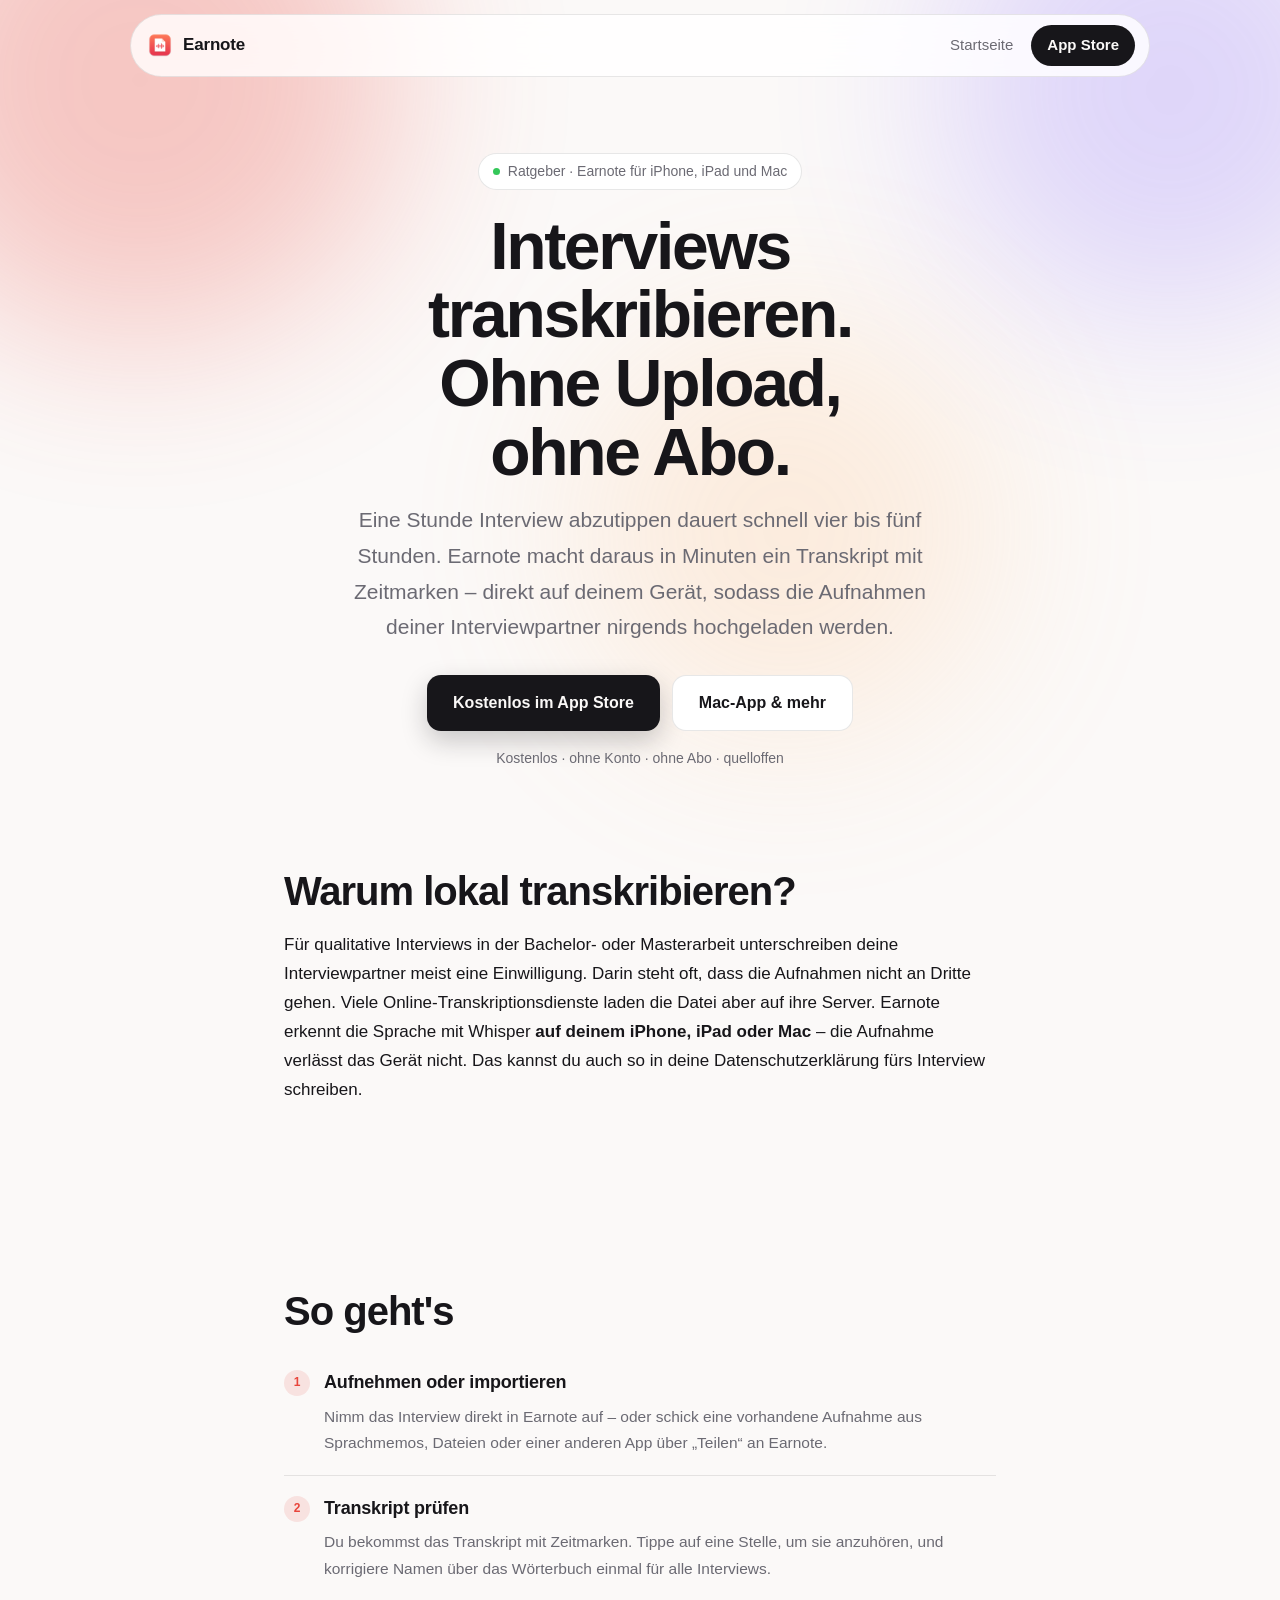
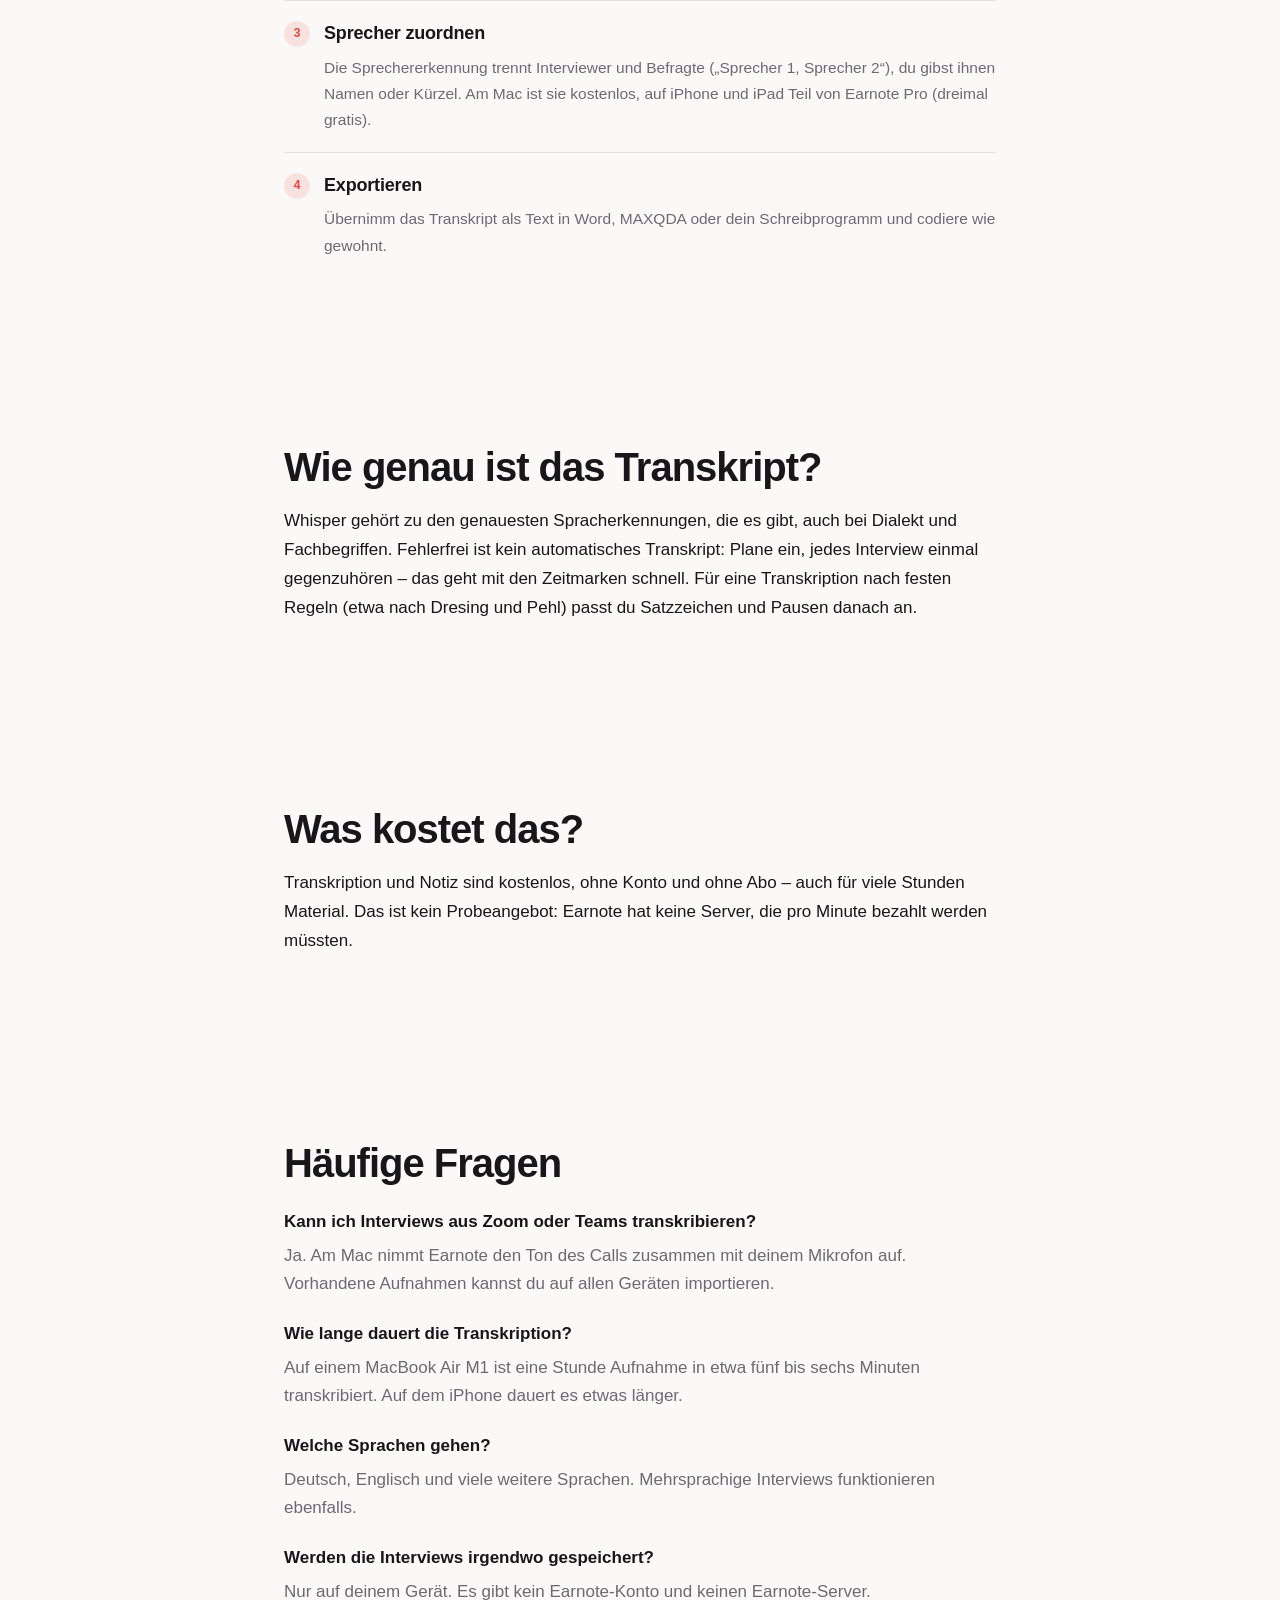
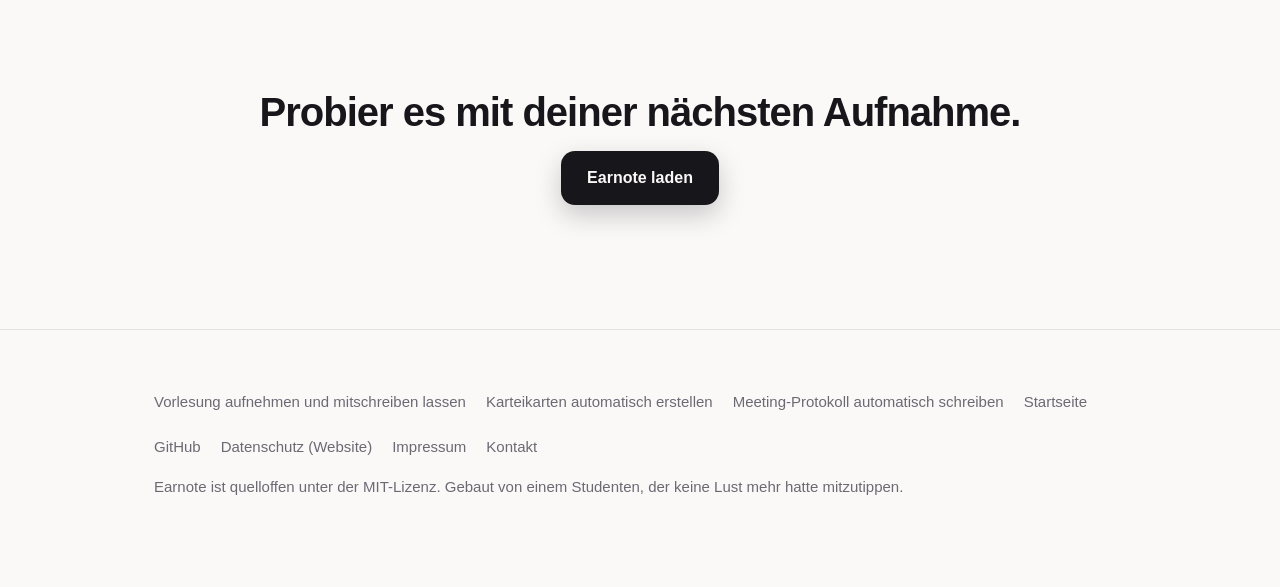
<file: docs/interview-transkribieren.html>
<!DOCTYPE html>
<html lang="de">
<head>
<meta charset="utf-8">
<meta name="viewport" content="width=device-width, initial-scale=1">
<title>Interviews transkribieren für Bachelor- und Masterarbeit – kostenlos und ohne Upload</title>
<meta name="description" content="Experteninterviews für die Abschlussarbeit kostenlos transkribieren: Earnote macht das auf iPhone, iPad oder Mac, ohne die Aufnahmen hochzuladen. Mit Zeitmarken und Sprechererkennung.">
<link rel="canonical" href="https://earnote.dev/interview-transkribieren.html">
<meta property="og:title" content="Interviews transkribieren für Bachelor- und Masterarbeit – kostenlos und ohne Upload">
<meta property="og:description" content="Experteninterviews für die Abschlussarbeit kostenlos transkribieren: Earnote macht das auf iPhone, iPad oder Mac, ohne die Aufnahmen hochzuladen. Mit Zeitmarken und Sprechererkennung.">
<meta property="og:image" content="https://earnote.dev/assets/iphone-note-de.jpg">
<meta property="og:url" content="https://earnote.dev/interview-transkribieren.html">
<meta property="og:type" content="article">
<meta property="og:locale" content="de_DE">
<meta name="twitter:card" content="summary_large_image">
<meta name="theme-color" content="#E8453B">
<meta name="apple-itunes-app" content="app-id=6815681807">
<link rel="icon" href="assets/icon.png">
<link rel="apple-touch-icon" href="assets/icon.png">
<link rel="stylesheet" href="assets/style.css">
<style>.narrow { max-width: 760px; } .narrow ul { padding-left: 1.2em; line-height: 1.7; } .narrow p { line-height: 1.7; }</style>
<script type="application/ld+json">{"@context": "https://schema.org", "@type": "FAQPage", "mainEntity": [{"@type": "Question", "name": "Kann ich Interviews aus Zoom oder Teams transkribieren?", "acceptedAnswer": {"@type": "Answer", "text": "Ja. Am Mac nimmt Earnote den Ton des Calls zusammen mit deinem Mikrofon auf. Vorhandene Aufnahmen kannst du auf allen Geräten importieren."}}, {"@type": "Question", "name": "Wie lange dauert die Transkription?", "acceptedAnswer": {"@type": "Answer", "text": "Auf einem MacBook Air M1 ist eine Stunde Aufnahme in etwa fünf bis sechs Minuten transkribiert. Auf dem iPhone dauert es etwas länger."}}, {"@type": "Question", "name": "Welche Sprachen gehen?", "acceptedAnswer": {"@type": "Answer", "text": "Deutsch, Englisch und viele weitere Sprachen. Mehrsprachige Interviews funktionieren ebenfalls."}}, {"@type": "Question", "name": "Werden die Interviews irgendwo gespeichert?", "acceptedAnswer": {"@type": "Answer", "text": "Nur auf deinem Gerät. Es gibt kein Earnote-Konto und keinen Earnote-Server."}}]}</script>
<script type="application/ld+json">{"@context": "https://schema.org", "@type": "SoftwareApplication", "name": "Earnote", "applicationCategory": "EducationalApplication", "operatingSystem": "iOS, iPadOS, macOS", "url": "https://earnote.dev/de.html", "installUrl": "https://apps.apple.com/de/app/id6815681807", "isAccessibleForFree": true, "offers": {"@type": "Offer", "price": "0", "priceCurrency": "EUR"}}</script>
<!-- Besucherzählung ohne Cookies (siehe datenschutz.html) -->
<script data-goatcounter="https://louiskl.goatcounter.com/count" async src="//gc.zgo.at/count.js"></script>
</head>
<body>
<div class="glow"><span class="a"></span><span class="b"></span><span class="c"></span></div>
<nav class="nav">
    <a class="brand" href="./de.html"><img src="assets/icon.png" alt="">Earnote</a>
    <div class="links">
        <a href="de.html" class="hide-s">Startseite</a>
        <a class="pill" data-goatcounter-click="appstore-ratgeber-menue" href="https://apps.apple.com/de/app/id6815681807">App Store</a>
    </div>
</nav>
<header class="hero">
    <div class="wrap narrow">
        <span class="badge"><i></i>Ratgeber · Earnote für iPhone, iPad und Mac</span>
        <h1>Interviews transkribieren.<br><span class="dim">Ohne Upload, ohne Abo.</span></h1>
        <p class="claim">Eine Stunde Interview abzutippen dauert schnell vier bis fünf Stunden. Earnote macht daraus in Minuten ein Transkript mit Zeitmarken – direkt auf deinem Gerät, sodass die Aufnahmen deiner Interviewpartner nirgends hochgeladen werden.</p>
        <div class="cta">
            <a class="btn" data-goatcounter-click="appstore-interview-transkribieren" href="https://apps.apple.com/de/app/id6815681807">Kostenlos im App Store</a>
            <a class="btn ghost" href="de.html">Mac-App &amp; mehr</a>
        </div>
        <p class="fine">Kostenlos · ohne Konto · ohne Abo · quelloffen</p>
    </div>
</header>
<section><div class="wrap narrow"><h2>Warum lokal transkribieren?</h2>
<p>Für qualitative Interviews in der Bachelor- oder Masterarbeit unterschreiben deine Interviewpartner meist eine Einwilligung. Darin steht oft, dass die Aufnahmen nicht an Dritte gehen. Viele Online-Transkriptionsdienste laden die Datei aber auf ihre Server. Earnote erkennt die Sprache mit Whisper <strong>auf deinem iPhone, iPad oder Mac</strong> – die Aufnahme verlässt das Gerät nicht. Das kannst du auch so in deine Datenschutzerklärung fürs Interview schreiben.</p></div></section>
<section><div class="wrap narrow"><h2>So geht's</h2>
<ol class="steps">
<li><span class="num">1</span><div><h3>Aufnehmen oder importieren</h3><p>Nimm das Interview direkt in Earnote auf – oder schick eine vorhandene Aufnahme aus Sprachmemos, Dateien oder einer anderen App über „Teilen“ an Earnote.</p></div></li>
<li><span class="num">2</span><div><h3>Transkript prüfen</h3><p>Du bekommst das Transkript mit Zeitmarken. Tippe auf eine Stelle, um sie anzuhören, und korrigiere Namen über das Wörterbuch einmal für alle Interviews.</p></div></li>
<li><span class="num">3</span><div><h3>Sprecher zuordnen</h3><p>Die Sprechererkennung trennt Interviewer und Befragte („Sprecher 1, Sprecher 2“), du gibst ihnen Namen oder Kürzel. Am Mac ist sie kostenlos, auf iPhone und iPad Teil von Earnote Pro (dreimal gratis).</p></div></li>
<li><span class="num">4</span><div><h3>Exportieren</h3><p>Übernimm das Transkript als Text in Word, MAXQDA oder dein Schreibprogramm und codiere wie gewohnt.</p></div></li>
</ol></div></section>
<section><div class="wrap narrow"><h2>Wie genau ist das Transkript?</h2>
<p>Whisper gehört zu den genauesten Spracherkennungen, die es gibt, auch bei Dialekt und Fachbegriffen. Fehlerfrei ist kein automatisches Transkript: Plane ein, jedes Interview einmal gegenzuhören – das geht mit den Zeitmarken schnell. Für eine Transkription nach festen Regeln (etwa nach Dresing und Pehl) passt du Satzzeichen und Pausen danach an.</p></div></section>
<section><div class="wrap narrow"><h2>Was kostet das?</h2>
<p>Transkription und Notiz sind kostenlos, ohne Konto und ohne Abo – auch für viele Stunden Material. Das ist kein Probeangebot: Earnote hat keine Server, die pro Minute bezahlt werden müssten.</p></div></section>
<section><div class="wrap narrow">
    <h2>Häufige Fragen</h2>
    <dl class="faq"><dt>Kann ich Interviews aus Zoom oder Teams transkribieren?</dt><dd>Ja. Am Mac nimmt Earnote den Ton des Calls zusammen mit deinem Mikrofon auf. Vorhandene Aufnahmen kannst du auf allen Geräten importieren.</dd>
<dt>Wie lange dauert die Transkription?</dt><dd>Auf einem MacBook Air M1 ist eine Stunde Aufnahme in etwa fünf bis sechs Minuten transkribiert. Auf dem iPhone dauert es etwas länger.</dd>
<dt>Welche Sprachen gehen?</dt><dd>Deutsch, Englisch und viele weitere Sprachen. Mehrsprachige Interviews funktionieren ebenfalls.</dd>
<dt>Werden die Interviews irgendwo gespeichert?</dt><dd>Nur auf deinem Gerät. Es gibt kein Earnote-Konto und keinen Earnote-Server.</dd></dl>
</div></section>
<section style="padding-top:0"><div class="wrap" style="text-align:center">
    <h2>Probier es mit deiner nächsten Aufnahme.</h2>
    <div class="cta"><a class="btn" data-goatcounter-click="appstore-interview-transkribieren-unten" href="https://apps.apple.com/de/app/id6815681807">Earnote laden</a></div>
</div></section>
<footer>
    <div class="wrap">
        <div class="links">
            <a href="vorlesung-aufnehmen.html">Vorlesung aufnehmen und mitschreiben lassen</a>
            <a href="karteikarten-erstellen.html">Karteikarten automatisch erstellen</a>
            <a href="meeting-protokoll.html">Meeting-Protokoll automatisch schreiben</a>
            <a href="de.html">Startseite</a>
            <a href="https://github.com/louiskl/Earnote">GitHub</a>
            <a href="datenschutz.html">Datenschutz (Website)</a>
            <a href="impressum.html">Impressum</a>
            <a href="mailto:hallo@earnote.dev">Kontakt</a>
        </div>
        <p>Earnote ist quelloffen unter der MIT-Lizenz. Gebaut von einem Studenten, der keine Lust mehr hatte mitzutippen.</p>
    </div>
</footer>
</body>
</html>
</file>
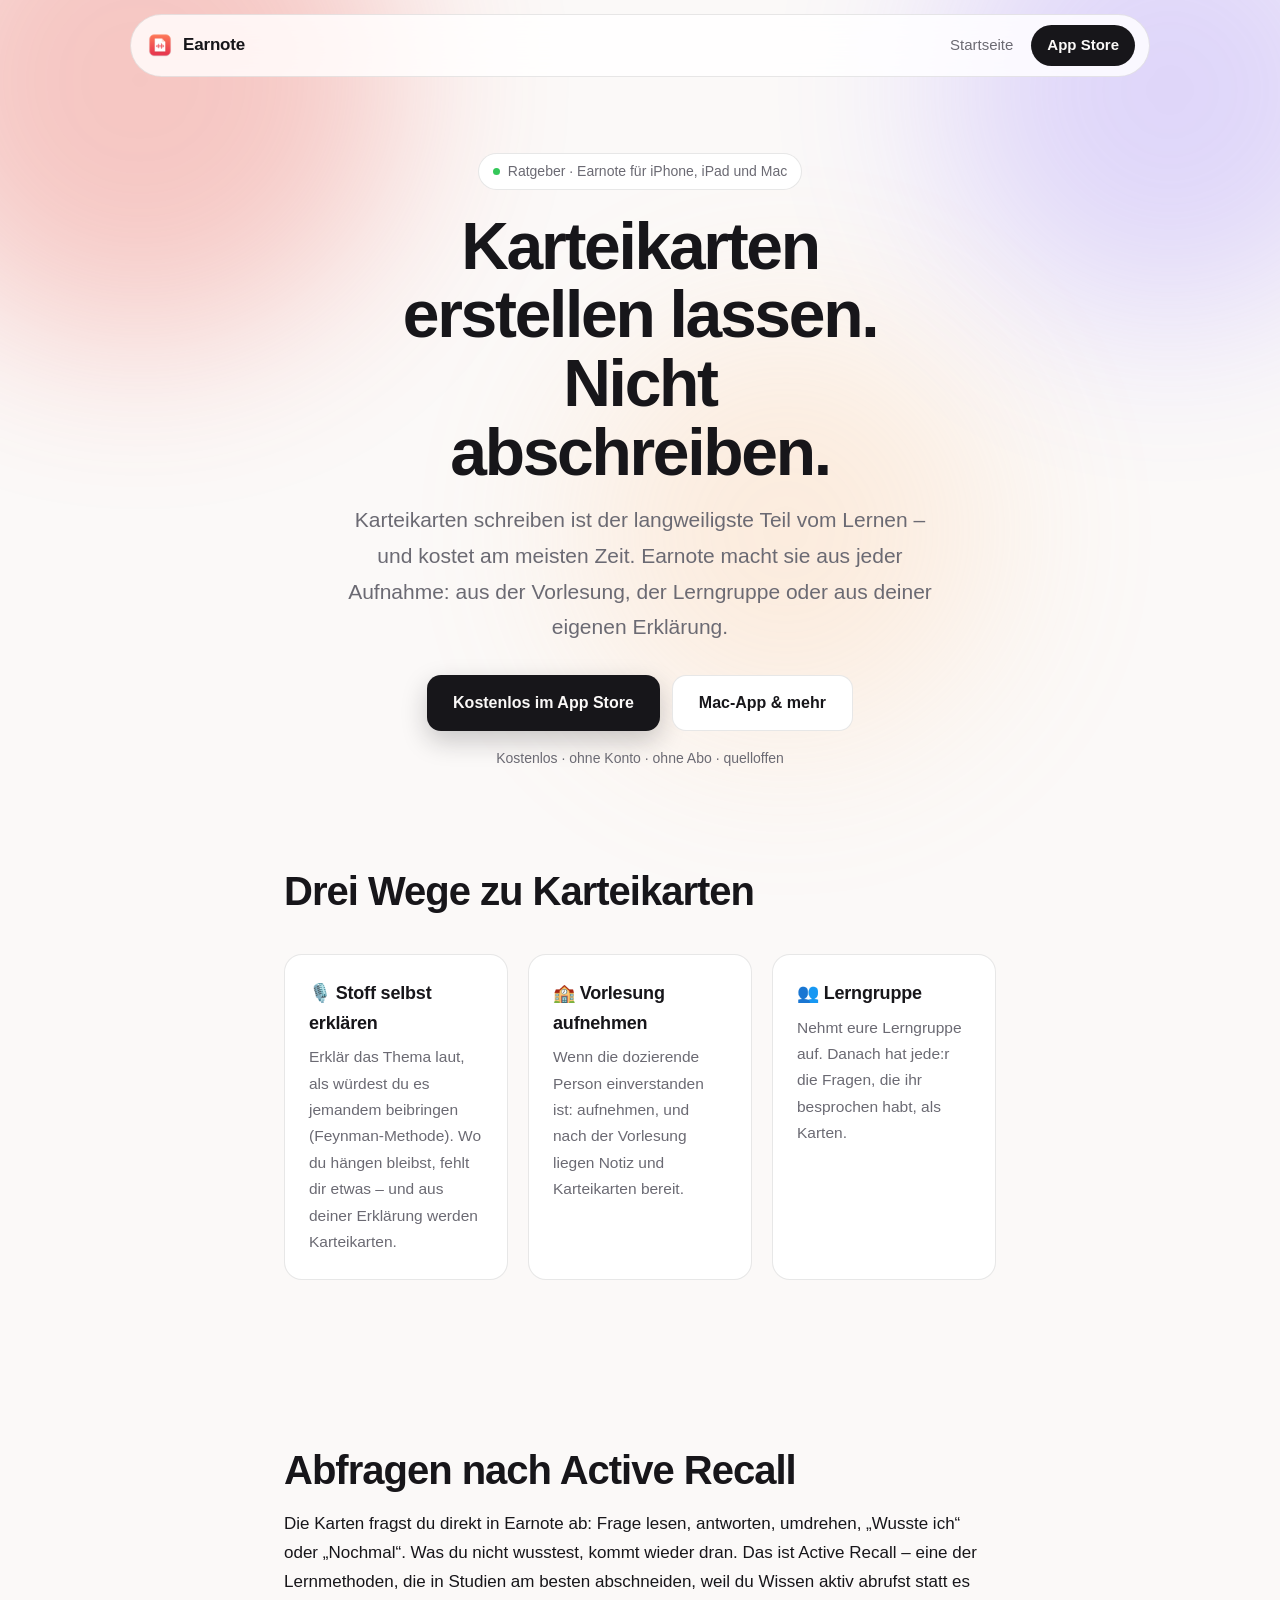
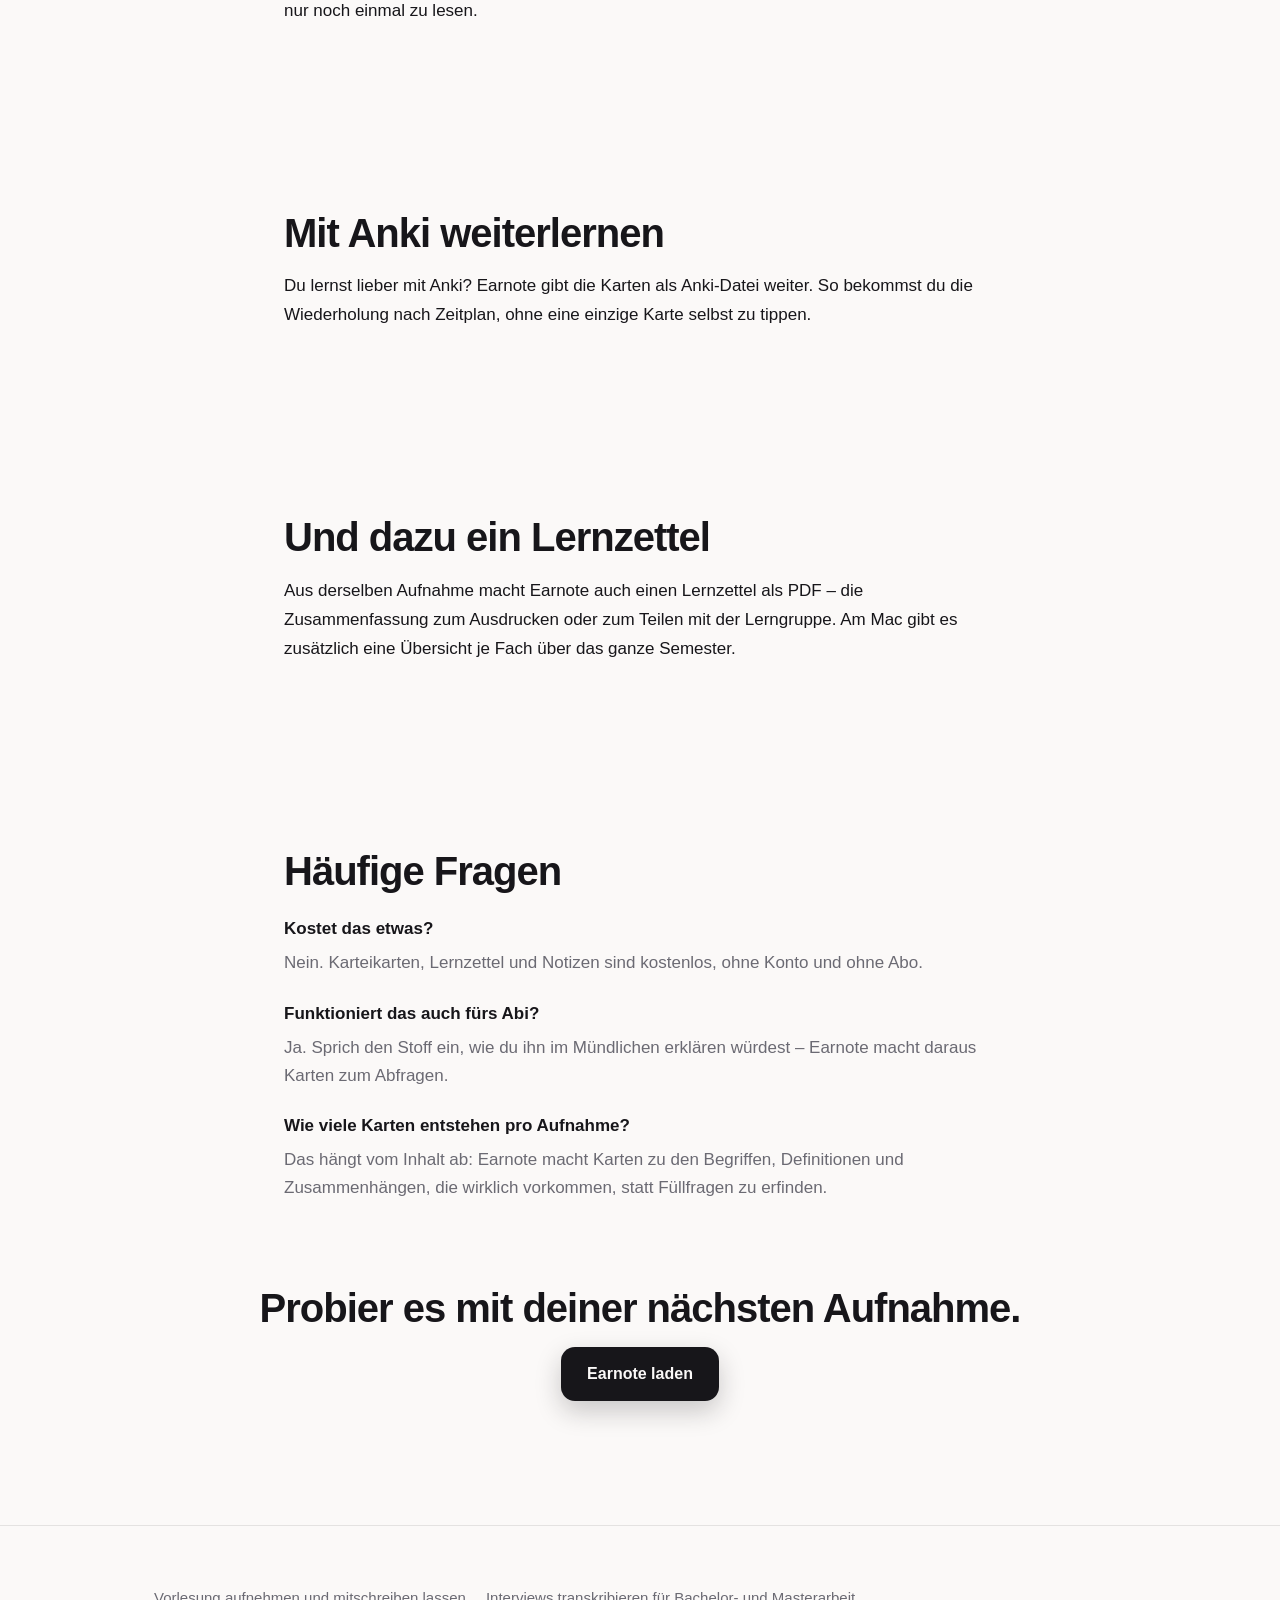
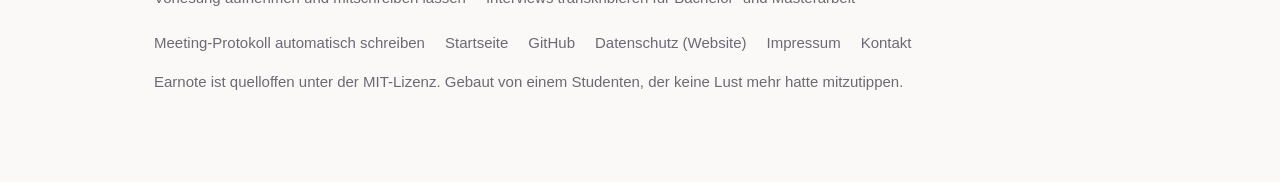
<file: docs/karteikarten-erstellen.html>
<!DOCTYPE html>
<html lang="de">
<head>
<meta charset="utf-8">
<meta name="viewport" content="width=device-width, initial-scale=1">
<title>Karteikarten automatisch erstellen – aus Vorlesung, Lerngruppe oder eigener Erklärung</title>
<meta name="description" content="Karteikarten automatisch erstellen lassen: Sprich den Stoff ein oder nimm die Vorlesung auf, Earnote macht daraus Karteikarten zum Abfragen und als Anki-Datei. Kostenlos für iPhone, iPad und Mac.">
<link rel="canonical" href="https://earnote.dev/karteikarten-erstellen.html">
<meta property="og:title" content="Karteikarten automatisch erstellen – aus Vorlesung, Lerngruppe oder eigener Erklärung">
<meta property="og:description" content="Karteikarten automatisch erstellen lassen: Sprich den Stoff ein oder nimm die Vorlesung auf, Earnote macht daraus Karteikarten zum Abfragen und als Anki-Datei. Kostenlos für iPhone, iPad und Mac.">
<meta property="og:image" content="https://earnote.dev/assets/iphone-note-de.jpg">
<meta property="og:url" content="https://earnote.dev/karteikarten-erstellen.html">
<meta property="og:type" content="article">
<meta property="og:locale" content="de_DE">
<meta name="twitter:card" content="summary_large_image">
<meta name="theme-color" content="#E8453B">
<meta name="apple-itunes-app" content="app-id=6815681807">
<link rel="icon" href="assets/icon.png">
<link rel="apple-touch-icon" href="assets/icon.png">
<link rel="stylesheet" href="assets/style.css">
<style>.narrow { max-width: 760px; } .narrow ul { padding-left: 1.2em; line-height: 1.7; } .narrow p { line-height: 1.7; }</style>
<script type="application/ld+json">{"@context": "https://schema.org", "@type": "FAQPage", "mainEntity": [{"@type": "Question", "name": "Kostet das etwas?", "acceptedAnswer": {"@type": "Answer", "text": "Nein. Karteikarten, Lernzettel und Notizen sind kostenlos, ohne Konto und ohne Abo."}}, {"@type": "Question", "name": "Funktioniert das auch fürs Abi?", "acceptedAnswer": {"@type": "Answer", "text": "Ja. Sprich den Stoff ein, wie du ihn im Mündlichen erklären würdest – Earnote macht daraus Karten zum Abfragen."}}, {"@type": "Question", "name": "Wie viele Karten entstehen pro Aufnahme?", "acceptedAnswer": {"@type": "Answer", "text": "Das hängt vom Inhalt ab: Earnote macht Karten zu den Begriffen, Definitionen und Zusammenhängen, die wirklich vorkommen, statt Füllfragen zu erfinden."}}]}</script>
<script type="application/ld+json">{"@context": "https://schema.org", "@type": "SoftwareApplication", "name": "Earnote", "applicationCategory": "EducationalApplication", "operatingSystem": "iOS, iPadOS, macOS", "url": "https://earnote.dev/de.html", "installUrl": "https://apps.apple.com/de/app/id6815681807", "isAccessibleForFree": true, "offers": {"@type": "Offer", "price": "0", "priceCurrency": "EUR"}}</script>
<!-- Besucherzählung ohne Cookies (siehe datenschutz.html) -->
<script data-goatcounter="https://louiskl.goatcounter.com/count" async src="//gc.zgo.at/count.js"></script>
</head>
<body>
<div class="glow"><span class="a"></span><span class="b"></span><span class="c"></span></div>
<nav class="nav">
    <a class="brand" href="./de.html"><img src="assets/icon.png" alt="">Earnote</a>
    <div class="links">
        <a href="de.html" class="hide-s">Startseite</a>
        <a class="pill" data-goatcounter-click="appstore-ratgeber-menue" href="https://apps.apple.com/de/app/id6815681807">App Store</a>
    </div>
</nav>
<header class="hero">
    <div class="wrap narrow">
        <span class="badge"><i></i>Ratgeber · Earnote für iPhone, iPad und Mac</span>
        <h1>Karteikarten erstellen lassen.<br><span class="dim">Nicht abschreiben.</span></h1>
        <p class="claim">Karteikarten schreiben ist der langweiligste Teil vom Lernen – und kostet am meisten Zeit. Earnote macht sie aus jeder Aufnahme: aus der Vorlesung, der Lerngruppe oder aus deiner eigenen Erklärung.</p>
        <div class="cta">
            <a class="btn" data-goatcounter-click="appstore-karteikarten-erstellen" href="https://apps.apple.com/de/app/id6815681807">Kostenlos im App Store</a>
            <a class="btn ghost" href="de.html">Mac-App &amp; mehr</a>
        </div>
        <p class="fine">Kostenlos · ohne Konto · ohne Abo · quelloffen</p>
    </div>
</header>
<section><div class="wrap narrow"><h2>Drei Wege zu Karteikarten</h2>
<div class="ways">
<div class="tile"><h3>🎙️ Stoff selbst erklären</h3><p>Erklär das Thema laut, als würdest du es jemandem beibringen (Feynman-Methode). Wo du hängen bleibst, fehlt dir etwas – und aus deiner Erklärung werden Karteikarten.</p></div>
<div class="tile"><h3>🏫 Vorlesung aufnehmen</h3><p>Wenn die dozierende Person einverstanden ist: aufnehmen, und nach der Vorlesung liegen Notiz und Karteikarten bereit.</p></div>
<div class="tile"><h3>👥 Lerngruppe</h3><p>Nehmt eure Lerngruppe auf. Danach hat jede:r die Fragen, die ihr besprochen habt, als Karten.</p></div>
</div></div></section>
<section><div class="wrap narrow"><h2>Abfragen nach Active Recall</h2>
<p>Die Karten fragst du direkt in Earnote ab: Frage lesen, antworten, umdrehen, „Wusste ich“ oder „Nochmal“. Was du nicht wusstest, kommt wieder dran. Das ist Active Recall – eine der Lernmethoden, die in Studien am besten abschneiden, weil du Wissen aktiv abrufst statt es nur noch einmal zu lesen.</p></div></section>
<section><div class="wrap narrow"><h2>Mit Anki weiterlernen</h2>
<p>Du lernst lieber mit Anki? Earnote gibt die Karten als Anki-Datei weiter. So bekommst du die Wiederholung nach Zeitplan, ohne eine einzige Karte selbst zu tippen.</p></div></section>
<section><div class="wrap narrow"><h2>Und dazu ein Lernzettel</h2>
<p>Aus derselben Aufnahme macht Earnote auch einen Lernzettel als PDF – die Zusammenfassung zum Ausdrucken oder zum Teilen mit der Lerngruppe. Am Mac gibt es zusätzlich eine Übersicht je Fach über das ganze Semester.</p></div></section>
<section><div class="wrap narrow">
    <h2>Häufige Fragen</h2>
    <dl class="faq"><dt>Kostet das etwas?</dt><dd>Nein. Karteikarten, Lernzettel und Notizen sind kostenlos, ohne Konto und ohne Abo.</dd>
<dt>Funktioniert das auch fürs Abi?</dt><dd>Ja. Sprich den Stoff ein, wie du ihn im Mündlichen erklären würdest – Earnote macht daraus Karten zum Abfragen.</dd>
<dt>Wie viele Karten entstehen pro Aufnahme?</dt><dd>Das hängt vom Inhalt ab: Earnote macht Karten zu den Begriffen, Definitionen und Zusammenhängen, die wirklich vorkommen, statt Füllfragen zu erfinden.</dd></dl>
</div></section>
<section style="padding-top:0"><div class="wrap" style="text-align:center">
    <h2>Probier es mit deiner nächsten Aufnahme.</h2>
    <div class="cta"><a class="btn" data-goatcounter-click="appstore-karteikarten-erstellen-unten" href="https://apps.apple.com/de/app/id6815681807">Earnote laden</a></div>
</div></section>
<footer>
    <div class="wrap">
        <div class="links">
            <a href="vorlesung-aufnehmen.html">Vorlesung aufnehmen und mitschreiben lassen</a>
            <a href="interview-transkribieren.html">Interviews transkribieren für Bachelor- und Masterarbeit</a>
            <a href="meeting-protokoll.html">Meeting-Protokoll automatisch schreiben</a>
            <a href="de.html">Startseite</a>
            <a href="https://github.com/louiskl/Earnote">GitHub</a>
            <a href="datenschutz.html">Datenschutz (Website)</a>
            <a href="impressum.html">Impressum</a>
            <a href="mailto:hallo@earnote.dev">Kontakt</a>
        </div>
        <p>Earnote ist quelloffen unter der MIT-Lizenz. Gebaut von einem Studenten, der keine Lust mehr hatte mitzutippen.</p>
    </div>
</footer>
</body>
</html>
</file>
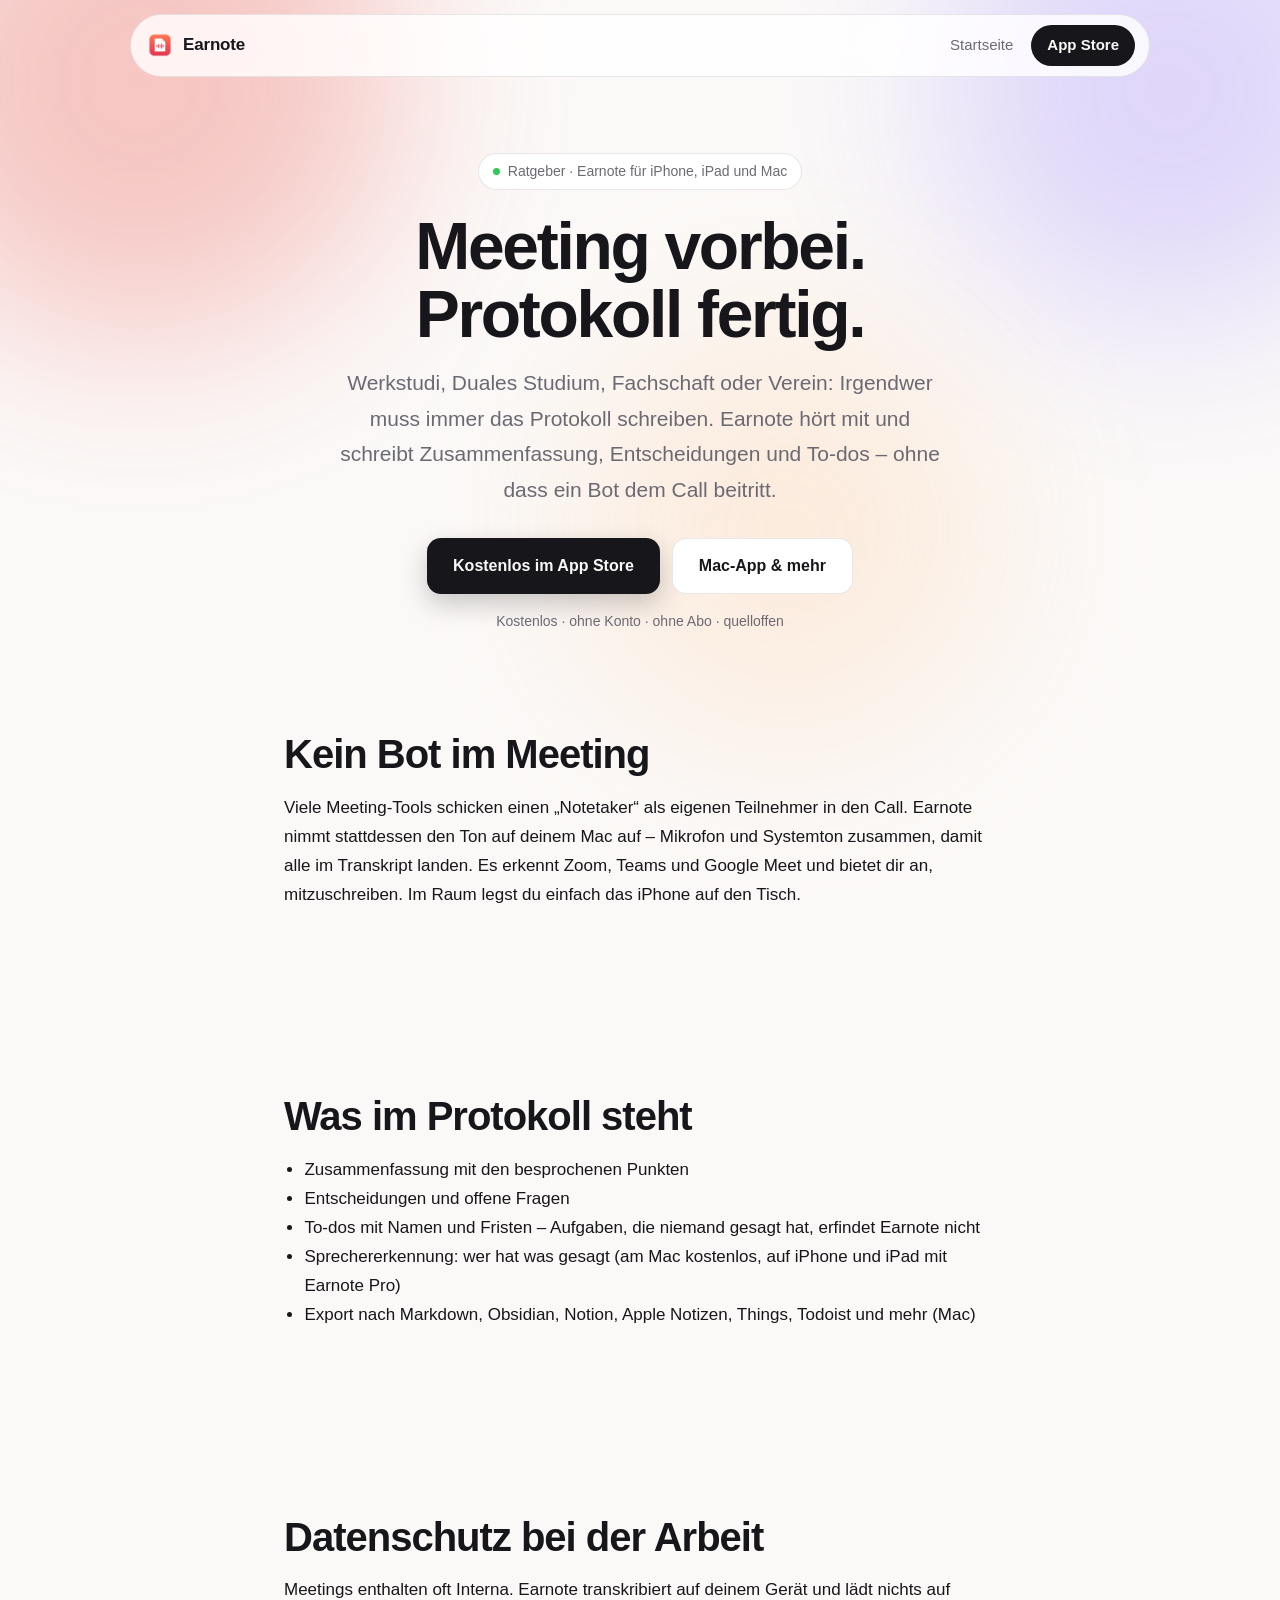
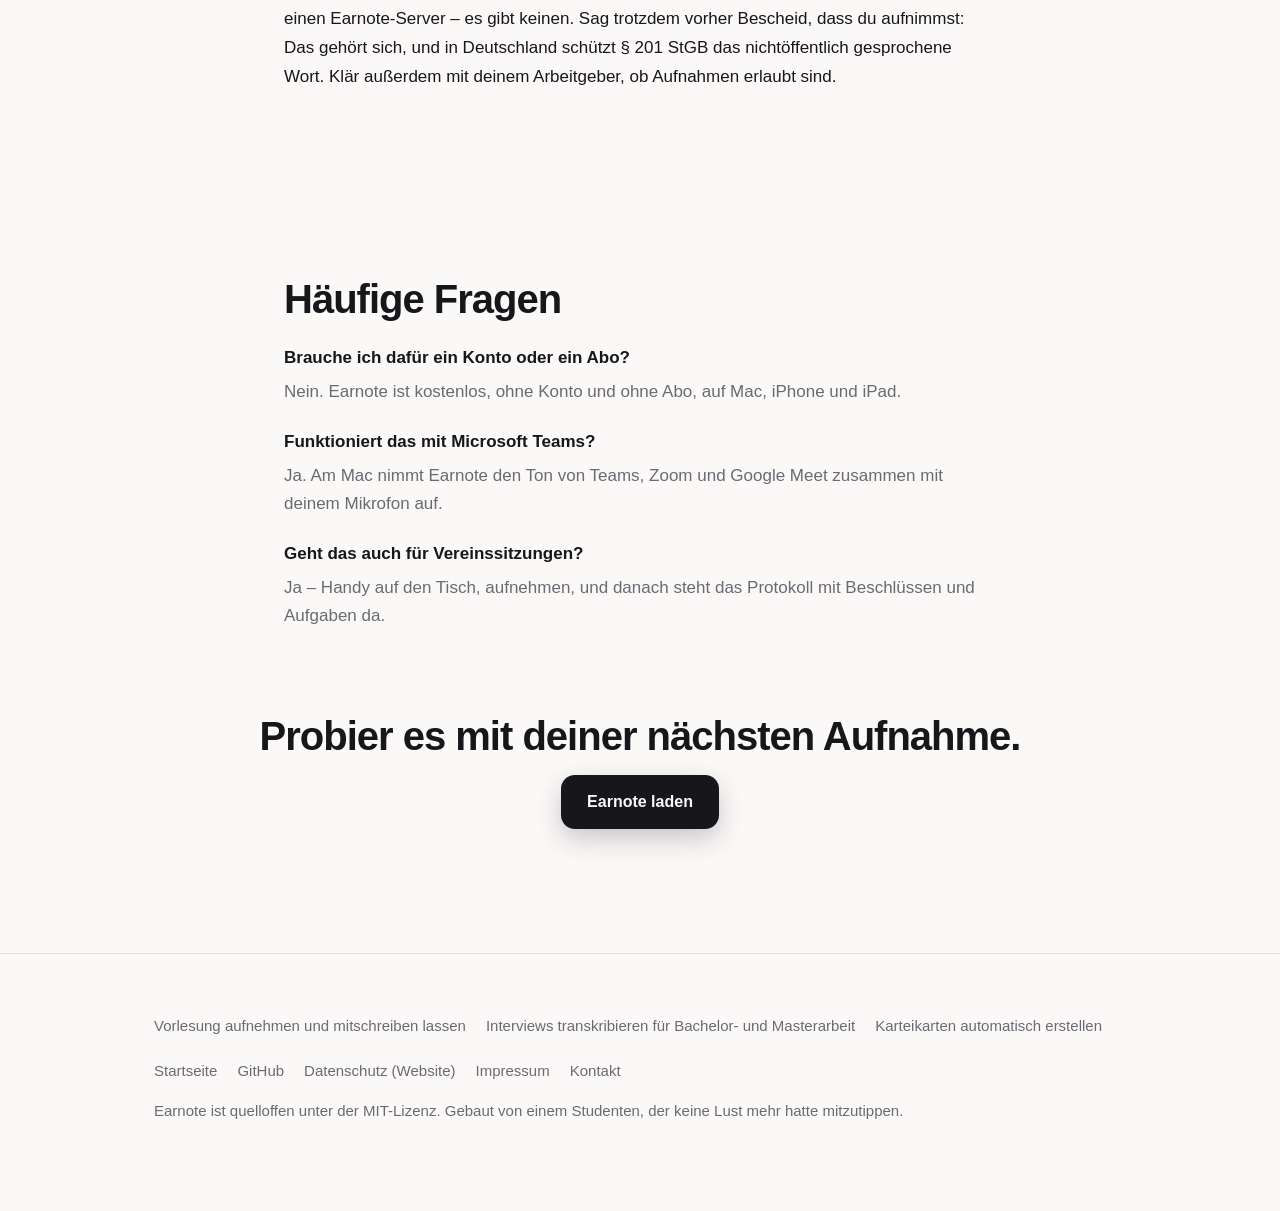
<file: docs/meeting-protokoll.html>
<!DOCTYPE html>
<html lang="de">
<head>
<meta charset="utf-8">
<meta name="viewport" content="width=device-width, initial-scale=1">
<title>Meeting-Protokoll automatisch schreiben – ohne Bot im Call</title>
<meta name="description" content="Meeting-Protokoll automatisch erstellen: Earnote nimmt Meetings und Calls auf (Zoom, Teams, Meet) und schreibt Notiz und To-dos – ohne Bot im Call und ohne Cloud. Für Werkstudierende, Duales Studium und Vereine.">
<link rel="canonical" href="https://earnote.dev/meeting-protokoll.html">
<meta property="og:title" content="Meeting-Protokoll automatisch schreiben – ohne Bot im Call">
<meta property="og:description" content="Meeting-Protokoll automatisch erstellen: Earnote nimmt Meetings und Calls auf (Zoom, Teams, Meet) und schreibt Notiz und To-dos – ohne Bot im Call und ohne Cloud. Für Werkstudierende, Duales Studium und Vereine.">
<meta property="og:image" content="https://earnote.dev/assets/iphone-note-de.jpg">
<meta property="og:url" content="https://earnote.dev/meeting-protokoll.html">
<meta property="og:type" content="article">
<meta property="og:locale" content="de_DE">
<meta name="twitter:card" content="summary_large_image">
<meta name="theme-color" content="#E8453B">
<meta name="apple-itunes-app" content="app-id=6815681807">
<link rel="icon" href="assets/icon.png">
<link rel="apple-touch-icon" href="assets/icon.png">
<link rel="stylesheet" href="assets/style.css">
<style>.narrow { max-width: 760px; } .narrow ul { padding-left: 1.2em; line-height: 1.7; } .narrow p { line-height: 1.7; }</style>
<script type="application/ld+json">{"@context": "https://schema.org", "@type": "FAQPage", "mainEntity": [{"@type": "Question", "name": "Brauche ich dafür ein Konto oder ein Abo?", "acceptedAnswer": {"@type": "Answer", "text": "Nein. Earnote ist kostenlos, ohne Konto und ohne Abo, auf Mac, iPhone und iPad."}}, {"@type": "Question", "name": "Funktioniert das mit Microsoft Teams?", "acceptedAnswer": {"@type": "Answer", "text": "Ja. Am Mac nimmt Earnote den Ton von Teams, Zoom und Google Meet zusammen mit deinem Mikrofon auf."}}, {"@type": "Question", "name": "Geht das auch für Vereinssitzungen?", "acceptedAnswer": {"@type": "Answer", "text": "Ja – Handy auf den Tisch, aufnehmen, und danach steht das Protokoll mit Beschlüssen und Aufgaben da."}}]}</script>
<script type="application/ld+json">{"@context": "https://schema.org", "@type": "SoftwareApplication", "name": "Earnote", "applicationCategory": "EducationalApplication", "operatingSystem": "iOS, iPadOS, macOS", "url": "https://earnote.dev/de.html", "installUrl": "https://apps.apple.com/de/app/id6815681807", "isAccessibleForFree": true, "offers": {"@type": "Offer", "price": "0", "priceCurrency": "EUR"}}</script>
<!-- Besucherzählung ohne Cookies (siehe datenschutz.html) -->
<script data-goatcounter="https://louiskl.goatcounter.com/count" async src="//gc.zgo.at/count.js"></script>
</head>
<body>
<div class="glow"><span class="a"></span><span class="b"></span><span class="c"></span></div>
<nav class="nav">
    <a class="brand" href="./de.html"><img src="assets/icon.png" alt="">Earnote</a>
    <div class="links">
        <a href="de.html" class="hide-s">Startseite</a>
        <a class="pill" data-goatcounter-click="appstore-ratgeber-menue" href="https://apps.apple.com/de/app/id6815681807">App Store</a>
    </div>
</nav>
<header class="hero">
    <div class="wrap narrow">
        <span class="badge"><i></i>Ratgeber · Earnote für iPhone, iPad und Mac</span>
        <h1>Meeting vorbei.<br><span class="dim">Protokoll fertig.</span></h1>
        <p class="claim">Werkstudi, Duales Studium, Fachschaft oder Verein: Irgendwer muss immer das Protokoll schreiben. Earnote hört mit und schreibt Zusammenfassung, Entscheidungen und To-dos – ohne dass ein Bot dem Call beitritt.</p>
        <div class="cta">
            <a class="btn" data-goatcounter-click="appstore-meeting-protokoll" href="https://apps.apple.com/de/app/id6815681807">Kostenlos im App Store</a>
            <a class="btn ghost" href="de.html">Mac-App &amp; mehr</a>
        </div>
        <p class="fine">Kostenlos · ohne Konto · ohne Abo · quelloffen</p>
    </div>
</header>
<section><div class="wrap narrow"><h2>Kein Bot im Meeting</h2>
<p>Viele Meeting-Tools schicken einen „Notetaker“ als eigenen Teilnehmer in den Call. Earnote nimmt stattdessen den Ton auf deinem Mac auf – Mikrofon und Systemton zusammen, damit alle im Transkript landen. Es erkennt Zoom, Teams und Google Meet und bietet dir an, mitzuschreiben. Im Raum legst du einfach das iPhone auf den Tisch.</p></div></section>
<section><div class="wrap narrow"><h2>Was im Protokoll steht</h2>
<ul>
<li>Zusammenfassung mit den besprochenen Punkten</li>
<li>Entscheidungen und offene Fragen</li>
<li>To-dos mit Namen und Fristen – Aufgaben, die niemand gesagt hat, erfindet Earnote nicht</li>
<li>Sprechererkennung: wer hat was gesagt (am Mac kostenlos, auf iPhone und iPad mit Earnote Pro)</li>
<li>Export nach Markdown, Obsidian, Notion, Apple Notizen, Things, Todoist und mehr (Mac)</li>
</ul></div></section>
<section><div class="wrap narrow"><h2>Datenschutz bei der Arbeit</h2>
<p>Meetings enthalten oft Interna. Earnote transkribiert auf deinem Gerät und lädt nichts auf einen Earnote-Server – es gibt keinen. Sag trotzdem vorher Bescheid, dass du aufnimmst: Das gehört sich, und in Deutschland schützt § 201 StGB das nichtöffentlich gesprochene Wort. Klär außerdem mit deinem Arbeitgeber, ob Aufnahmen erlaubt sind.</p></div></section>
<section><div class="wrap narrow">
    <h2>Häufige Fragen</h2>
    <dl class="faq"><dt>Brauche ich dafür ein Konto oder ein Abo?</dt><dd>Nein. Earnote ist kostenlos, ohne Konto und ohne Abo, auf Mac, iPhone und iPad.</dd>
<dt>Funktioniert das mit Microsoft Teams?</dt><dd>Ja. Am Mac nimmt Earnote den Ton von Teams, Zoom und Google Meet zusammen mit deinem Mikrofon auf.</dd>
<dt>Geht das auch für Vereinssitzungen?</dt><dd>Ja – Handy auf den Tisch, aufnehmen, und danach steht das Protokoll mit Beschlüssen und Aufgaben da.</dd></dl>
</div></section>
<section style="padding-top:0"><div class="wrap" style="text-align:center">
    <h2>Probier es mit deiner nächsten Aufnahme.</h2>
    <div class="cta"><a class="btn" data-goatcounter-click="appstore-meeting-protokoll-unten" href="https://apps.apple.com/de/app/id6815681807">Earnote laden</a></div>
</div></section>
<footer>
    <div class="wrap">
        <div class="links">
            <a href="vorlesung-aufnehmen.html">Vorlesung aufnehmen und mitschreiben lassen</a>
            <a href="interview-transkribieren.html">Interviews transkribieren für Bachelor- und Masterarbeit</a>
            <a href="karteikarten-erstellen.html">Karteikarten automatisch erstellen</a>
            <a href="de.html">Startseite</a>
            <a href="https://github.com/louiskl/Earnote">GitHub</a>
            <a href="datenschutz.html">Datenschutz (Website)</a>
            <a href="impressum.html">Impressum</a>
            <a href="mailto:hallo@earnote.dev">Kontakt</a>
        </div>
        <p>Earnote ist quelloffen unter der MIT-Lizenz. Gebaut von einem Studenten, der keine Lust mehr hatte mitzutippen.</p>
    </div>
</footer>
</body>
</html>
</file>
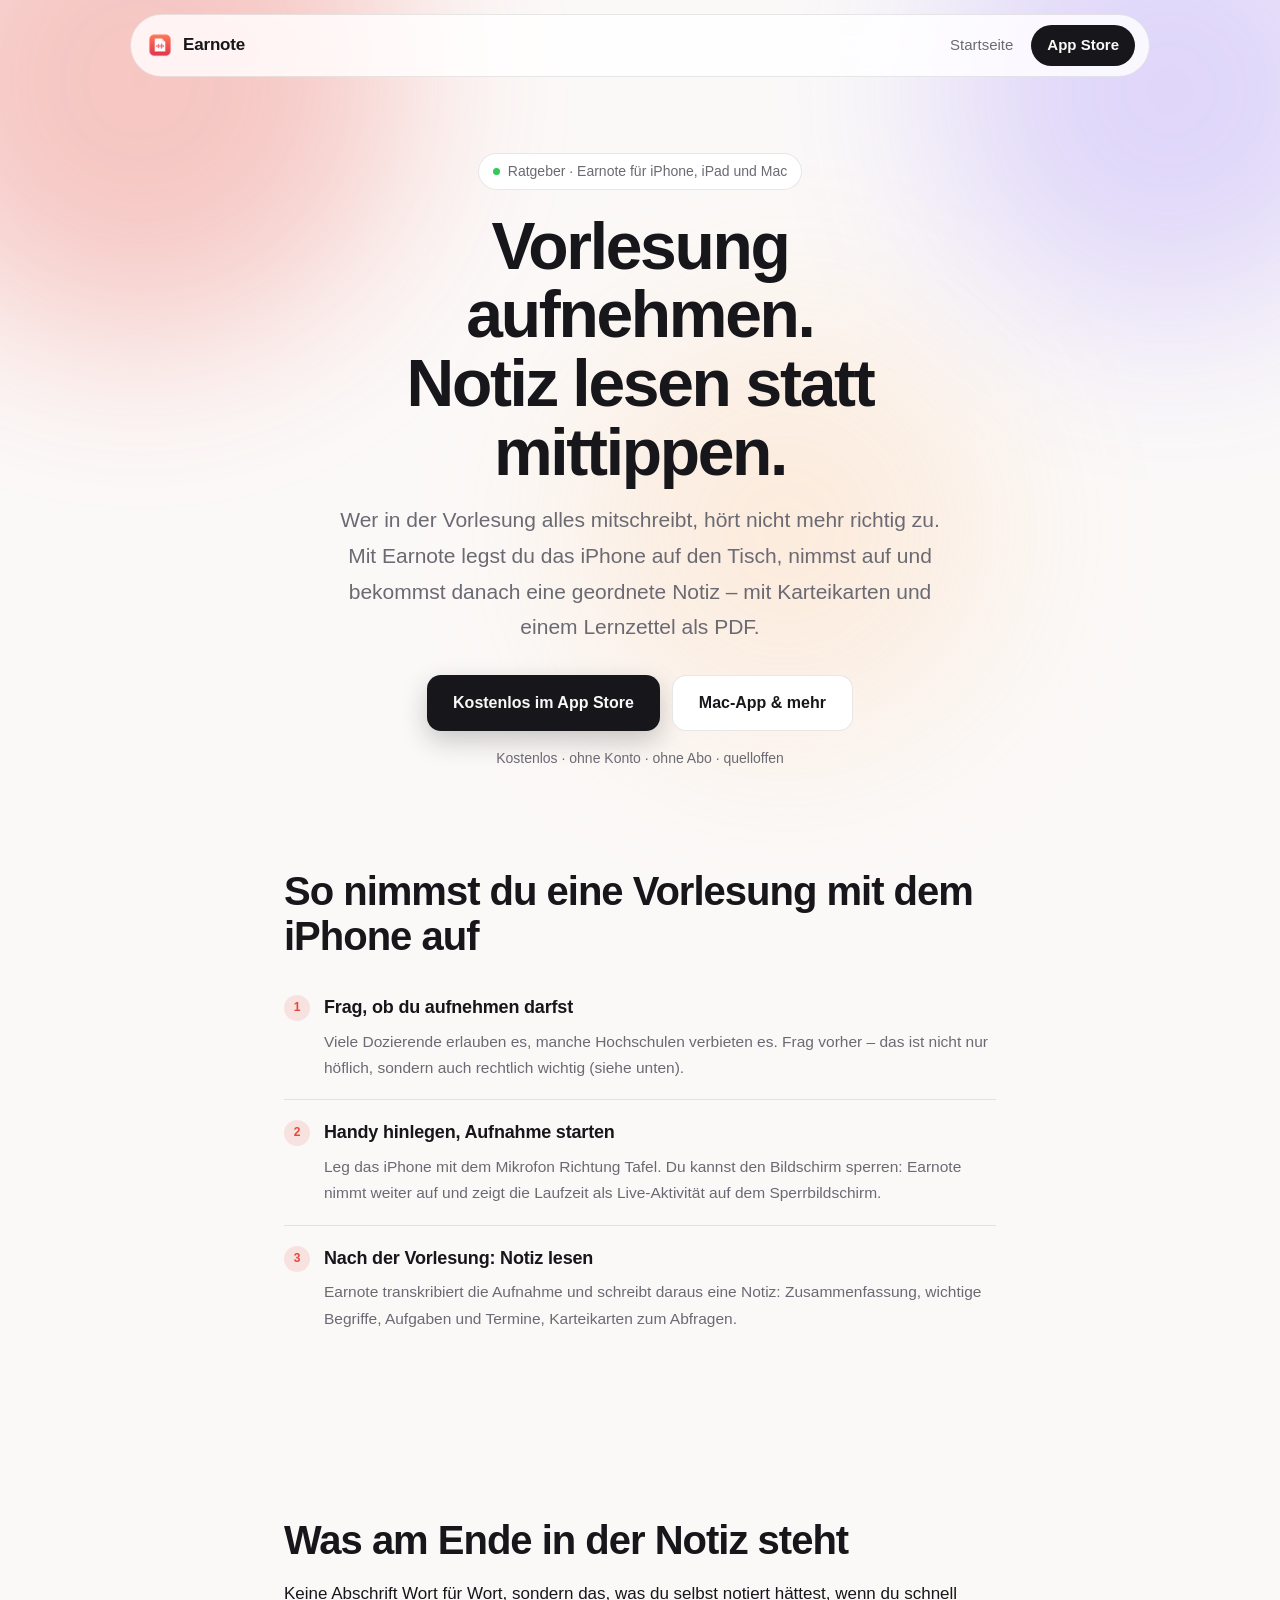
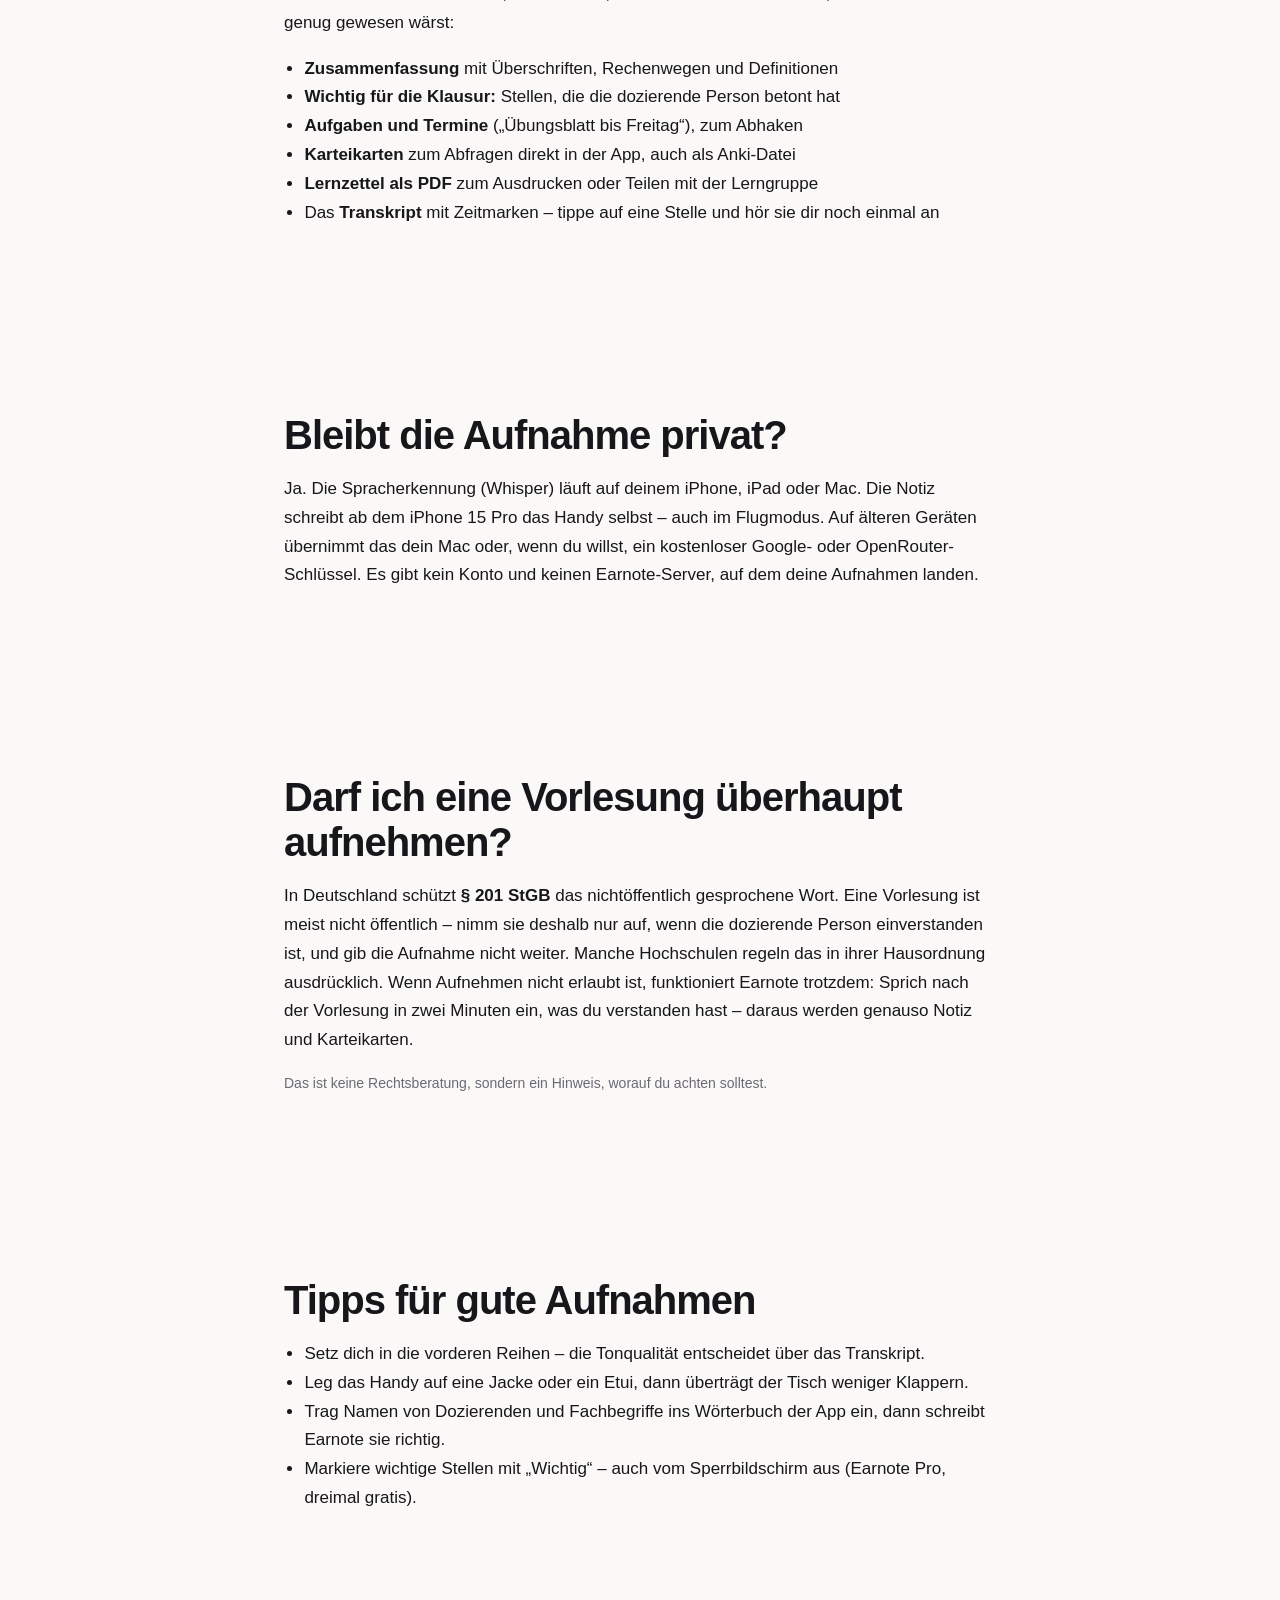
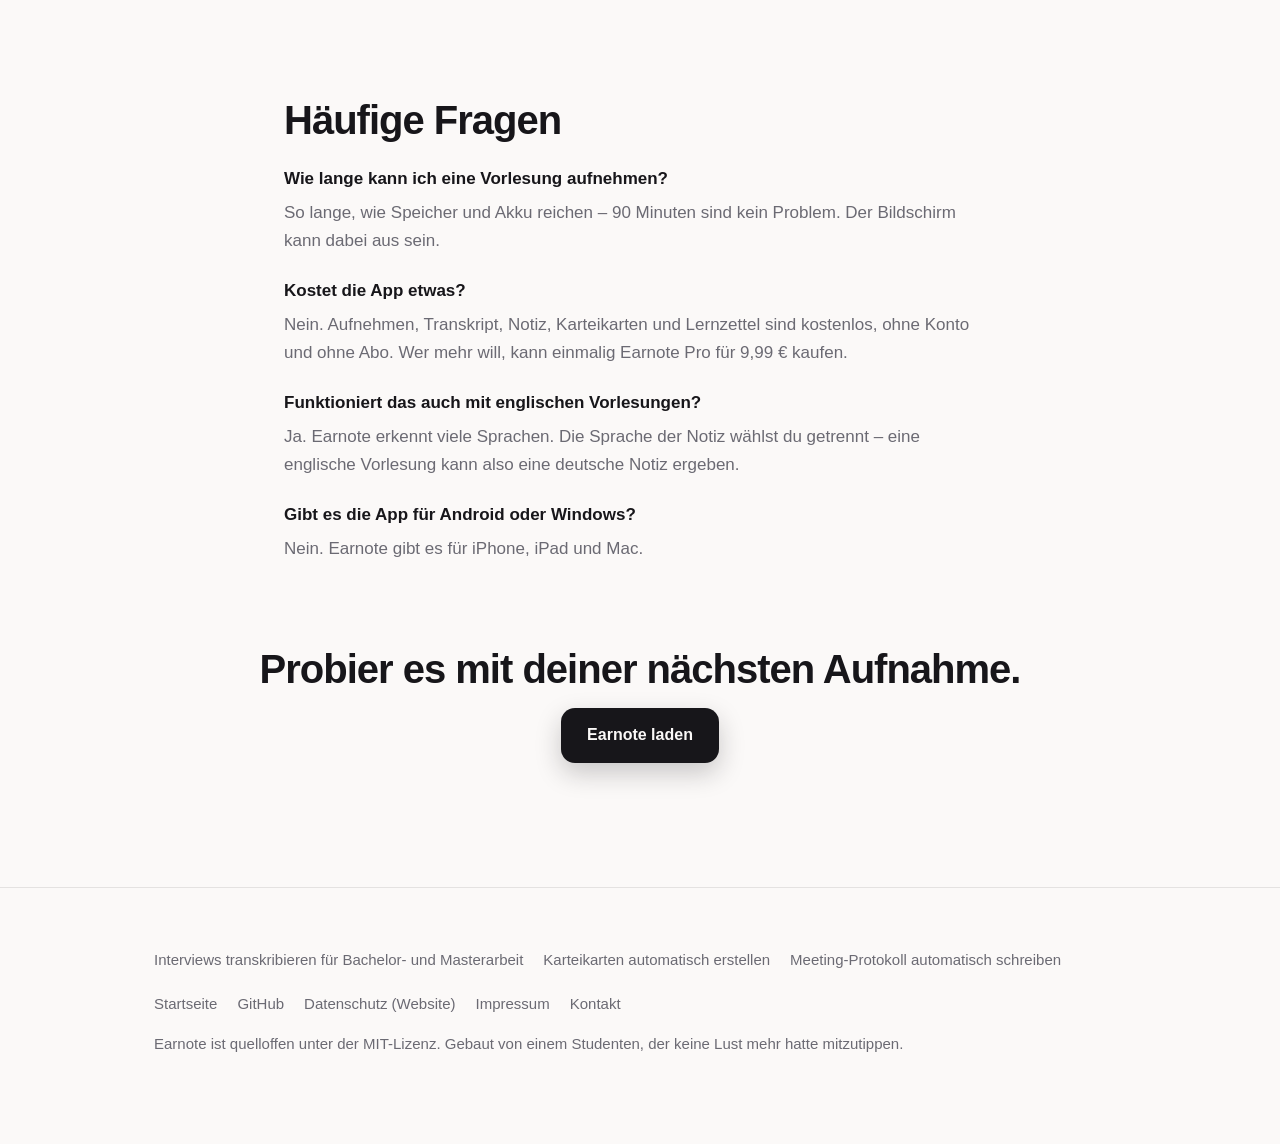
<file: docs/vorlesung-aufnehmen.html>
<!DOCTYPE html>
<html lang="de">
<head>
<meta charset="utf-8">
<meta name="viewport" content="width=device-width, initial-scale=1">
<title>Vorlesung aufnehmen und mitschreiben lassen – App für iPhone, iPad und Mac</title>
<meta name="description" content="Vorlesung mit dem iPhone aufnehmen und danach eine fertige Notiz mit Karteikarten und Lernzettel bekommen. Kostenlos, ohne Konto, die Spracherkennung läuft auf dem Gerät.">
<link rel="canonical" href="https://earnote.dev/vorlesung-aufnehmen.html">
<meta property="og:title" content="Vorlesung aufnehmen und mitschreiben lassen – App für iPhone, iPad und Mac">
<meta property="og:description" content="Vorlesung mit dem iPhone aufnehmen und danach eine fertige Notiz mit Karteikarten und Lernzettel bekommen. Kostenlos, ohne Konto, die Spracherkennung läuft auf dem Gerät.">
<meta property="og:image" content="https://earnote.dev/assets/iphone-note-de.jpg">
<meta property="og:url" content="https://earnote.dev/vorlesung-aufnehmen.html">
<meta property="og:type" content="article">
<meta property="og:locale" content="de_DE">
<meta name="twitter:card" content="summary_large_image">
<meta name="theme-color" content="#E8453B">
<meta name="apple-itunes-app" content="app-id=6815681807">
<link rel="icon" href="assets/icon.png">
<link rel="apple-touch-icon" href="assets/icon.png">
<link rel="stylesheet" href="assets/style.css">
<style>.narrow { max-width: 760px; } .narrow ul { padding-left: 1.2em; line-height: 1.7; } .narrow p { line-height: 1.7; }</style>
<script type="application/ld+json">{"@context": "https://schema.org", "@type": "FAQPage", "mainEntity": [{"@type": "Question", "name": "Wie lange kann ich eine Vorlesung aufnehmen?", "acceptedAnswer": {"@type": "Answer", "text": "So lange, wie Speicher und Akku reichen – 90 Minuten sind kein Problem. Der Bildschirm kann dabei aus sein."}}, {"@type": "Question", "name": "Kostet die App etwas?", "acceptedAnswer": {"@type": "Answer", "text": "Nein. Aufnehmen, Transkript, Notiz, Karteikarten und Lernzettel sind kostenlos, ohne Konto und ohne Abo. Wer mehr will, kann einmalig Earnote Pro für 9,99 € kaufen."}}, {"@type": "Question", "name": "Funktioniert das auch mit englischen Vorlesungen?", "acceptedAnswer": {"@type": "Answer", "text": "Ja. Earnote erkennt viele Sprachen. Die Sprache der Notiz wählst du getrennt – eine englische Vorlesung kann also eine deutsche Notiz ergeben."}}, {"@type": "Question", "name": "Gibt es die App für Android oder Windows?", "acceptedAnswer": {"@type": "Answer", "text": "Nein. Earnote gibt es für iPhone, iPad und Mac."}}]}</script>
<script type="application/ld+json">{"@context": "https://schema.org", "@type": "SoftwareApplication", "name": "Earnote", "applicationCategory": "EducationalApplication", "operatingSystem": "iOS, iPadOS, macOS", "url": "https://earnote.dev/de.html", "installUrl": "https://apps.apple.com/de/app/id6815681807", "isAccessibleForFree": true, "offers": {"@type": "Offer", "price": "0", "priceCurrency": "EUR"}}</script>
<!-- Besucherzählung ohne Cookies (siehe datenschutz.html) -->
<script data-goatcounter="https://louiskl.goatcounter.com/count" async src="//gc.zgo.at/count.js"></script>
</head>
<body>
<div class="glow"><span class="a"></span><span class="b"></span><span class="c"></span></div>
<nav class="nav">
    <a class="brand" href="./de.html"><img src="assets/icon.png" alt="">Earnote</a>
    <div class="links">
        <a href="de.html" class="hide-s">Startseite</a>
        <a class="pill" data-goatcounter-click="appstore-ratgeber-menue" href="https://apps.apple.com/de/app/id6815681807">App Store</a>
    </div>
</nav>
<header class="hero">
    <div class="wrap narrow">
        <span class="badge"><i></i>Ratgeber · Earnote für iPhone, iPad und Mac</span>
        <h1>Vorlesung aufnehmen.<br><span class="dim">Notiz lesen statt mittippen.</span></h1>
        <p class="claim">Wer in der Vorlesung alles mitschreibt, hört nicht mehr richtig zu. Mit Earnote legst du das iPhone auf den Tisch, nimmst auf und bekommst danach eine geordnete Notiz – mit Karteikarten und einem Lernzettel als PDF.</p>
        <div class="cta">
            <a class="btn" data-goatcounter-click="appstore-vorlesung-aufnehmen" href="https://apps.apple.com/de/app/id6815681807">Kostenlos im App Store</a>
            <a class="btn ghost" href="de.html">Mac-App &amp; mehr</a>
        </div>
        <p class="fine">Kostenlos · ohne Konto · ohne Abo · quelloffen</p>
    </div>
</header>
<section><div class="wrap narrow"><h2>So nimmst du eine Vorlesung mit dem iPhone auf</h2>
<ol class="steps">
<li><span class="num">1</span><div><h3>Frag, ob du aufnehmen darfst</h3><p>Viele Dozierende erlauben es, manche Hochschulen verbieten es. Frag vorher – das ist nicht nur höflich, sondern auch rechtlich wichtig (siehe unten).</p></div></li>
<li><span class="num">2</span><div><h3>Handy hinlegen, Aufnahme starten</h3><p>Leg das iPhone mit dem Mikrofon Richtung Tafel. Du kannst den Bildschirm sperren: Earnote nimmt weiter auf und zeigt die Laufzeit als Live-Aktivität auf dem Sperrbildschirm.</p></div></li>
<li><span class="num">3</span><div><h3>Nach der Vorlesung: Notiz lesen</h3><p>Earnote transkribiert die Aufnahme und schreibt daraus eine Notiz: Zusammenfassung, wichtige Begriffe, Aufgaben und Termine, Karteikarten zum Abfragen.</p></div></li>
</ol></div></section>
<section><div class="wrap narrow"><h2>Was am Ende in der Notiz steht</h2>
<p>Keine Abschrift Wort für Wort, sondern das, was du selbst notiert hättest, wenn du schnell genug gewesen wärst:</p>
<ul>
<li><strong>Zusammenfassung</strong> mit Überschriften, Rechenwegen und Definitionen</li>
<li><strong>Wichtig für die Klausur:</strong> Stellen, die die dozierende Person betont hat</li>
<li><strong>Aufgaben und Termine</strong> („Übungsblatt bis Freitag“), zum Abhaken</li>
<li><strong>Karteikarten</strong> zum Abfragen direkt in der App, auch als Anki-Datei</li>
<li><strong>Lernzettel als PDF</strong> zum Ausdrucken oder Teilen mit der Lerngruppe</li>
<li>Das <strong>Transkript</strong> mit Zeitmarken – tippe auf eine Stelle und hör sie dir noch einmal an</li>
</ul></div></section>
<section><div class="wrap narrow"><h2>Bleibt die Aufnahme privat?</h2>
<p>Ja. Die Spracherkennung (Whisper) läuft auf deinem iPhone, iPad oder Mac. Die Notiz schreibt ab dem iPhone 15 Pro das Handy selbst – auch im Flugmodus. Auf älteren Geräten übernimmt das dein Mac oder, wenn du willst, ein kostenloser Google- oder OpenRouter-Schlüssel. Es gibt kein Konto und keinen Earnote-Server, auf dem deine Aufnahmen landen.</p></div></section>
<section><div class="wrap narrow"><h2>Darf ich eine Vorlesung überhaupt aufnehmen?</h2>
<p>In Deutschland schützt <strong>§ 201 StGB</strong> das nichtöffentlich gesprochene Wort. Eine Vorlesung ist meist nicht öffentlich – nimm sie deshalb nur auf, wenn die dozierende Person einverstanden ist, und gib die Aufnahme nicht weiter. Manche Hochschulen regeln das in ihrer Hausordnung ausdrücklich. Wenn Aufnehmen nicht erlaubt ist, funktioniert Earnote trotzdem: Sprich nach der Vorlesung in zwei Minuten ein, was du verstanden hast – daraus werden genauso Notiz und Karteikarten.</p>
<p class="fine">Das ist keine Rechtsberatung, sondern ein Hinweis, worauf du achten solltest.</p></div></section>
<section><div class="wrap narrow"><h2>Tipps für gute Aufnahmen</h2>
<ul>
<li>Setz dich in die vorderen Reihen – die Tonqualität entscheidet über das Transkript.</li>
<li>Leg das Handy auf eine Jacke oder ein Etui, dann überträgt der Tisch weniger Klappern.</li>
<li>Trag Namen von Dozierenden und Fachbegriffe ins Wörterbuch der App ein, dann schreibt Earnote sie richtig.</li>
<li>Markiere wichtige Stellen mit „Wichtig“ – auch vom Sperrbildschirm aus (Earnote Pro, dreimal gratis).</li>
</ul></div></section>
<section><div class="wrap narrow">
    <h2>Häufige Fragen</h2>
    <dl class="faq"><dt>Wie lange kann ich eine Vorlesung aufnehmen?</dt><dd>So lange, wie Speicher und Akku reichen – 90 Minuten sind kein Problem. Der Bildschirm kann dabei aus sein.</dd>
<dt>Kostet die App etwas?</dt><dd>Nein. Aufnehmen, Transkript, Notiz, Karteikarten und Lernzettel sind kostenlos, ohne Konto und ohne Abo. Wer mehr will, kann einmalig Earnote Pro für 9,99 € kaufen.</dd>
<dt>Funktioniert das auch mit englischen Vorlesungen?</dt><dd>Ja. Earnote erkennt viele Sprachen. Die Sprache der Notiz wählst du getrennt – eine englische Vorlesung kann also eine deutsche Notiz ergeben.</dd>
<dt>Gibt es die App für Android oder Windows?</dt><dd>Nein. Earnote gibt es für iPhone, iPad und Mac.</dd></dl>
</div></section>
<section style="padding-top:0"><div class="wrap" style="text-align:center">
    <h2>Probier es mit deiner nächsten Aufnahme.</h2>
    <div class="cta"><a class="btn" data-goatcounter-click="appstore-vorlesung-aufnehmen-unten" href="https://apps.apple.com/de/app/id6815681807">Earnote laden</a></div>
</div></section>
<footer>
    <div class="wrap">
        <div class="links">
            <a href="interview-transkribieren.html">Interviews transkribieren für Bachelor- und Masterarbeit</a>
            <a href="karteikarten-erstellen.html">Karteikarten automatisch erstellen</a>
            <a href="meeting-protokoll.html">Meeting-Protokoll automatisch schreiben</a>
            <a href="de.html">Startseite</a>
            <a href="https://github.com/louiskl/Earnote">GitHub</a>
            <a href="datenschutz.html">Datenschutz (Website)</a>
            <a href="impressum.html">Impressum</a>
            <a href="mailto:hallo@earnote.dev">Kontakt</a>
        </div>
        <p>Earnote ist quelloffen unter der MIT-Lizenz. Gebaut von einem Studenten, der keine Lust mehr hatte mitzutippen.</p>
    </div>
</footer>
</body>
</html>
</file>
<file: docs/assets/style.css>
/* Eine Seite, keine Bibliotheken, kein Tracking.
   Warmes Off-White mit Korallenton der App, dunkel folgt dem System. */
:root {
    --brand: #E8453B;
    --brand-soft: rgba(232, 69, 59, 0.12);
    --violet: #7C5CFF;
    --bg: #FBF9F8;
    --surface: #ffffff;
    --surface-2: #F3F0EE;
    --text: #17161A;
    --dim: #6B6A73;
    --line: rgba(23, 22, 26, 0.1);
    --shadow: 0 24px 60px rgba(40, 20, 15, 0.14);
    --radius: 18px;
    --nav-bg: rgba(255, 255, 255, 0.82);
}

@media (prefers-color-scheme: dark) {
    :root {
        --brand: #FF6D60;
        --brand-soft: rgba(255, 109, 96, 0.16);
        --violet: #9B85FF;
        --bg: #0F0E11;
        --surface: #17161A;
        --surface-2: #1E1D22;
        --text: #F4F3F5;
        --dim: #A3A2AC;
        --line: rgba(255, 255, 255, 0.12);
        --shadow: 0 24px 60px rgba(0, 0, 0, 0.5);
        --nav-bg: rgba(23, 22, 26, 0.72);
    }
}

* { box-sizing: border-box; }

html { scroll-behavior: smooth; }

body {
    margin: 0;
    background: var(--bg);
    color: var(--text);
    font: 17px/1.65 -apple-system, BlinkMacSystemFont, "SF Pro Text", "Segoe UI", Roboto, sans-serif;
    -webkit-font-smoothing: antialiased;
    overflow-x: hidden;
}

a { color: inherit; text-decoration: none; }
.wrap { max-width: 1020px; margin: 0 auto; padding: 0 24px; }

/* Schwebende Navigation */
.nav {
    position: sticky; top: 14px; z-index: 20;
    margin: 14px auto 0; max-width: 1020px;
    display: flex; align-items: center; gap: 14px;
    padding: 10px 14px 10px 16px;
    background: var(--nav-bg); backdrop-filter: saturate(180%) blur(18px);
    border: 1px solid var(--line); border-radius: 999px;
}
.nav .brand { display: flex; align-items: center; gap: 10px; font-weight: 650; letter-spacing: -0.01em; }
.nav .brand img { width: 26px; height: 26px; border-radius: 7px; }
.nav .links { margin-left: auto; display: flex; align-items: center; gap: 18px; font-size: 15px; color: var(--dim); }
.nav .links a:hover { color: var(--text); }
.nav .pill { padding: 8px 16px; border-radius: 999px; background: var(--text); color: var(--bg); font-weight: 600; font-size: 15px; }
.nav .pill:hover { filter: brightness(1.15); }

/* Farbige Wolken im Hintergrund */
.glow { position: absolute; inset: 0; overflow: hidden; pointer-events: none; z-index: -1; }
.glow span { position: absolute; border-radius: 50%; filter: blur(90px); opacity: 0.55; }
.glow .a { width: 520px; height: 520px; background: var(--brand); top: -180px; left: -120px; opacity: 0.28; }
.glow .b { width: 460px; height: 460px; background: var(--violet); top: -140px; right: -120px; opacity: 0.22; }
.glow .c { width: 420px; height: 420px; background: #FFB067; top: 320px; left: 45%; opacity: 0.18; }

header.hero { position: relative; text-align: center; padding: 76px 0 0; }
.badge {
    display: inline-flex; align-items: center; gap: 8px;
    padding: 6px 14px; border-radius: 999px; font-size: 14px; color: var(--dim);
    background: var(--surface); border: 1px solid var(--line);
}
.badge i { width: 7px; height: 7px; border-radius: 50%; background: #34C759; display: inline-block; }

h1 {
    font-size: clamp(38px, 6.2vw, 66px); line-height: 1.04; letter-spacing: -0.035em;
    font-weight: 700; margin: 22px auto 16px; max-width: 14ch;
}
h1 .accent { color: var(--brand); }
.claim { font-size: clamp(17px, 2.2vw, 21px); color: var(--dim); max-width: 600px; margin: 0 auto 30px; }

.cta { display: flex; gap: 12px; justify-content: center; flex-wrap: wrap; }
.btn {
    display: inline-flex; align-items: center; gap: 9px;
    padding: 14px 26px; border-radius: 14px; font-weight: 600; font-size: 16px;
    background: var(--text); color: var(--bg);
    box-shadow: 0 10px 26px rgba(23, 22, 26, 0.22);
    transition: transform 0.15s ease, box-shadow 0.15s ease;
}
.btn:hover { transform: translateY(-1px); box-shadow: 0 14px 30px rgba(23, 22, 26, 0.28); }
.btn.ghost { background: var(--surface); color: var(--text); border: 1px solid var(--line); box-shadow: none; }
.fine { font-size: 14px; color: var(--dim); margin-top: 16px; }

.hero-shot { margin: 52px auto 0; max-width: 1020px; padding: 0 24px; }
.hero-shot img, .hero-shot video { width: 100%; height: auto; border-radius: var(--radius); box-shadow: var(--shadow); display: block; }
.hero-shot video { aspect-ratio: 8 / 5; background: #0b1e2d; }

/* Abschnitte */
section { padding: 84px 0; position: relative; }
.eyebrow { font-size: 13px; font-weight: 650; letter-spacing: 0.08em; text-transform: uppercase; color: var(--brand); margin-bottom: 12px; }
h2 { font-size: clamp(27px, 3.6vw, 40px); line-height: 1.12; letter-spacing: -0.025em; margin: 0 0 16px; font-weight: 700; }
h2 .dim { color: var(--dim); }
.lead { color: var(--dim); max-width: 560px; margin: 0 0 28px; }
h3 { font-size: 18px; margin: 0 0 6px; font-weight: 650; letter-spacing: -0.01em; }

.split { display: grid; grid-template-columns: 0.85fr 1.15fr; gap: 48px; align-items: center; }
.split.flip > *:first-child { order: 2; }

.steps { list-style: none; margin: 0; padding: 0; }
.steps li { padding: 18px 0; border-top: 1px solid var(--line); display: flex; gap: 14px; }
.steps li:first-child { border-top: 0; }
.steps .num {
    flex: none; width: 26px; height: 26px; border-radius: 50%; font-size: 12px; font-weight: 650;
    display: grid; place-items: center; background: var(--brand-soft); color: var(--brand); margin-top: 2px;
}
.steps p { margin: 2px 0 0; color: var(--dim); font-size: 15.5px; }

/* Nachgebaute App-Fenster für die Demos */
.window {
    background: var(--surface); border: 1px solid var(--line); border-radius: 16px;
    box-shadow: var(--shadow); overflow: hidden;
}
.window .bar {
    display: flex; align-items: center; gap: 7px; padding: 12px 14px;
    border-bottom: 1px solid var(--line); background: var(--surface-2);
}
.window .bar i { width: 11px; height: 11px; border-radius: 50%; background: #E0DDDA; display: block; }
.window .bar .title { margin-left: 8px; font-size: 13px; color: var(--dim); }
.window .body { padding: 18px 20px; }

.rec { display: flex; align-items: center; gap: 12px; }
.rec .dot { width: 10px; height: 10px; border-radius: 50%; background: var(--brand); animation: pulse 1.8s ease-in-out infinite; }
.rec .time { font-variant-numeric: tabular-nums; font-size: 14px; color: var(--dim); }
.wave { display: flex; align-items: center; gap: 3px; height: 34px; flex: 1; }
.wave span { width: 3px; border-radius: 2px; background: var(--brand); opacity: 0.85; animation: bounce 1.1s ease-in-out infinite; }

.line { height: 11px; border-radius: 6px; background: var(--surface-2); margin: 10px 0; }
.tline { display: flex; gap: 10px; align-items: baseline; margin: 12px 0; font-size: 14.5px; }
.tline .ts {
    font-variant-numeric: tabular-nums; font-size: 12.5px; color: var(--brand);
    background: var(--brand-soft); border-radius: 6px; padding: 2px 7px; white-space: nowrap;
}
.tline.playing { background: var(--brand-soft); border-radius: 8px; padding: 6px 8px; margin: 6px -8px; }

.note h4 { margin: 0 0 4px; font-size: 16px; }
.note .meta { font-size: 13px; color: var(--dim); margin-bottom: 12px; }
.note ul { list-style: none; padding: 0; margin: 10px 0 0; }
.note ul li { display: flex; gap: 9px; align-items: flex-start; font-size: 15px; margin: 8px 0; }
.check {
    flex: none; width: 17px; height: 17px; border-radius: 5px; border: 1.5px solid var(--line);
    display: grid; place-items: center; font-size: 11px; color: #fff;
}
.check.on { background: var(--brand); border-color: var(--brand); }

.player { display: flex; align-items: center; gap: 12px; padding: 12px 16px; border-top: 1px solid var(--line); background: var(--surface-2); }
.player .icon { font-size: 15px; color: var(--brand); }
.player .track { flex: 1; height: 4px; border-radius: 3px; background: var(--line); position: relative; overflow: hidden; }
.player .track b { position: absolute; inset: 0 auto 0 0; width: 34%; background: var(--brand); border-radius: 3px; animation: seek 9s linear infinite; }
.player .t { font-size: 12.5px; color: var(--dim); font-variant-numeric: tabular-nums; }

.swap { position: relative; }
.swap .old { color: var(--dim); text-decoration: line-through; text-decoration-color: var(--brand); }
.swap .new { color: var(--brand); font-weight: 600; }

/* Kacheln */
.tiles { display: grid; grid-template-columns: repeat(3, 1fr); gap: 20px; }
.tile { background: var(--surface); border: 1px solid var(--line); border-radius: var(--radius); padding: 24px; }
.tile p { margin: 0; color: var(--dim); font-size: 15.5px; }
.tile .ico { font-size: 22px; margin-bottom: 12px; display: block; }

.band {
    background: var(--text); color: var(--bg); border-radius: 26px; padding: 56px 44px; margin: 0 auto;
}
.band h2 { color: var(--bg); }
.band .lead { color: rgba(255, 255, 255, 0.72); }
@media (prefers-color-scheme: dark) {
    .band { background: var(--surface-2); color: var(--text); }
    .band h2 { color: var(--text); }
    .band .lead { color: var(--dim); }
}
.band .cols { display: grid; grid-template-columns: repeat(3, 1fr); gap: 28px; margin-top: 8px; }
.band .cols h3 { margin-bottom: 4px; }
.band .cols p { margin: 0; opacity: 0.72; font-size: 15px; }

.shots { display: grid; grid-template-columns: repeat(2, 1fr); gap: 22px; }
.shots figure { margin: 0; display: flex; flex-direction: column; }
/* Die Bildschirmfotos haben unterschiedliche Seitenverhältnisse – gleicher Rahmen, Bild darin zentriert. */
.shots img { width: 100%; aspect-ratio: 16 / 10; object-fit: contain; background: var(--surface-2);
    border-radius: 14px; border: 1px solid var(--line); box-shadow: 0 12px 30px rgba(40, 20, 15, 0.1); }
.shots figcaption { font-size: 14.5px; color: var(--dim); margin-top: 10px; }

/* Befehlszeile in der Feinschrift – lesbar, aber nicht laut */
.fine code { font-family: ui-monospace, SFMono-Regular, Menlo, monospace; font-size: 12.5px;
    background: var(--surface-2); border: 1px solid var(--line); border-radius: 6px; padding: 3px 7px;
    display: inline-block; margin-top: 4px; word-break: normal; }

/* Auf dem Handy bricht der Homebrew-Befehl sonst mitten im Wort um. Lieber in einer Zeile
   lassen und seitlich scrollen – so bleibt er kopierbar und lesbar. */
@media (max-width: 560px) {
    .fine code { display: block; white-space: pre; overflow-x: auto; text-align: left;
        -webkit-overflow-scrolling: touch; }
}

/* iPhone: drei echte Bildschirme im Rahmen, darunter die drei Wege zur Notiz */
.phones { display: flex; justify-content: center; align-items: flex-end; gap: 28px; margin: 40px 0 8px; }
.phone { margin: 0; flex: 0 1 250px; }
.phone img { width: 100%; display: block; border-radius: 38px; border: 9px solid #17161A;
    box-shadow: var(--shadow); background: #17161A; }
.phone.mid { flex-basis: 280px; transform: translateY(-18px); }
.phone figcaption { text-align: center; font-size: 14.5px; color: var(--dim); margin-top: 14px; }
.ways { display: grid; grid-template-columns: repeat(3, 1fr); gap: 20px; margin-top: 40px; }
.ways .tile h3 { display: flex; align-items: center; gap: 8px; }
.chips { display: flex; flex-wrap: wrap; gap: 10px; justify-content: center; margin-top: 30px; }
.chips span { padding: 8px 14px; border-radius: 999px; background: var(--surface); border: 1px solid var(--line);
    font-size: 14.5px; color: var(--dim); }

/* Welches Gerät? */
.devices { width: 100%; border-collapse: collapse; margin-top: 28px; font-size: 15.5px; }
.devices th, .devices td { text-align: left; padding: 14px 12px; border-top: 1px solid var(--line); vertical-align: top; }
.devices th { font-weight: 650; white-space: nowrap; }
.devices thead th { border-top: 0; color: var(--dim); font-size: 13px; text-transform: uppercase; letter-spacing: 0.06em; }
.devices td { color: var(--dim); }
.devices .soon { color: var(--brand); font-weight: 600; }

dl.faq { margin: 0; }
dl.faq dt { font-weight: 650; margin-top: 22px; }
dl.faq dd { margin: 6px 0 0; color: var(--dim); }

footer { padding: 60px 0 72px; color: var(--dim); font-size: 15px; border-top: 1px solid var(--line); margin-top: 40px; }
footer .links { display: flex; gap: 20px; flex-wrap: wrap; margin-bottom: 14px; }
footer .links a:hover { color: var(--text); }

/* Bewegung */
@keyframes pulse { 0%, 100% { opacity: 1; } 50% { opacity: 0.35; } }
@keyframes bounce { 0%, 100% { height: 24%; } 50% { height: 100%; } }
@keyframes seek { from { width: 4%; } to { width: 96%; } }

.reveal { opacity: 0; transform: translateY(18px); transition: opacity 0.7s ease, transform 0.7s ease; }
.reveal.in { opacity: 1; transform: none; }

@media (prefers-reduced-motion: reduce) {
    html { scroll-behavior: auto; }
    .reveal { opacity: 1; transform: none; transition: none; }
    .wave span, .rec .dot, .player .track b { animation: none; }
}

@media (max-width: 820px) {
    .split { grid-template-columns: 1fr; gap: 28px; }
    .split.flip > *:first-child { order: 0; }
    .tiles, .band .cols, .shots, .ways { grid-template-columns: 1fr; }
    .phones { gap: 12px; }
    .phone img { border-width: 5px; border-radius: 22px; }
    .phone.mid { transform: none; }
    .devices { font-size: 14.5px; }
    .devices th, .devices td { padding: 12px 6px; }
    .nav .links a.hide-s { display: none; }
    .band { padding: 40px 24px; border-radius: 20px; }
    section { padding: 64px 0; }
}
</file>
